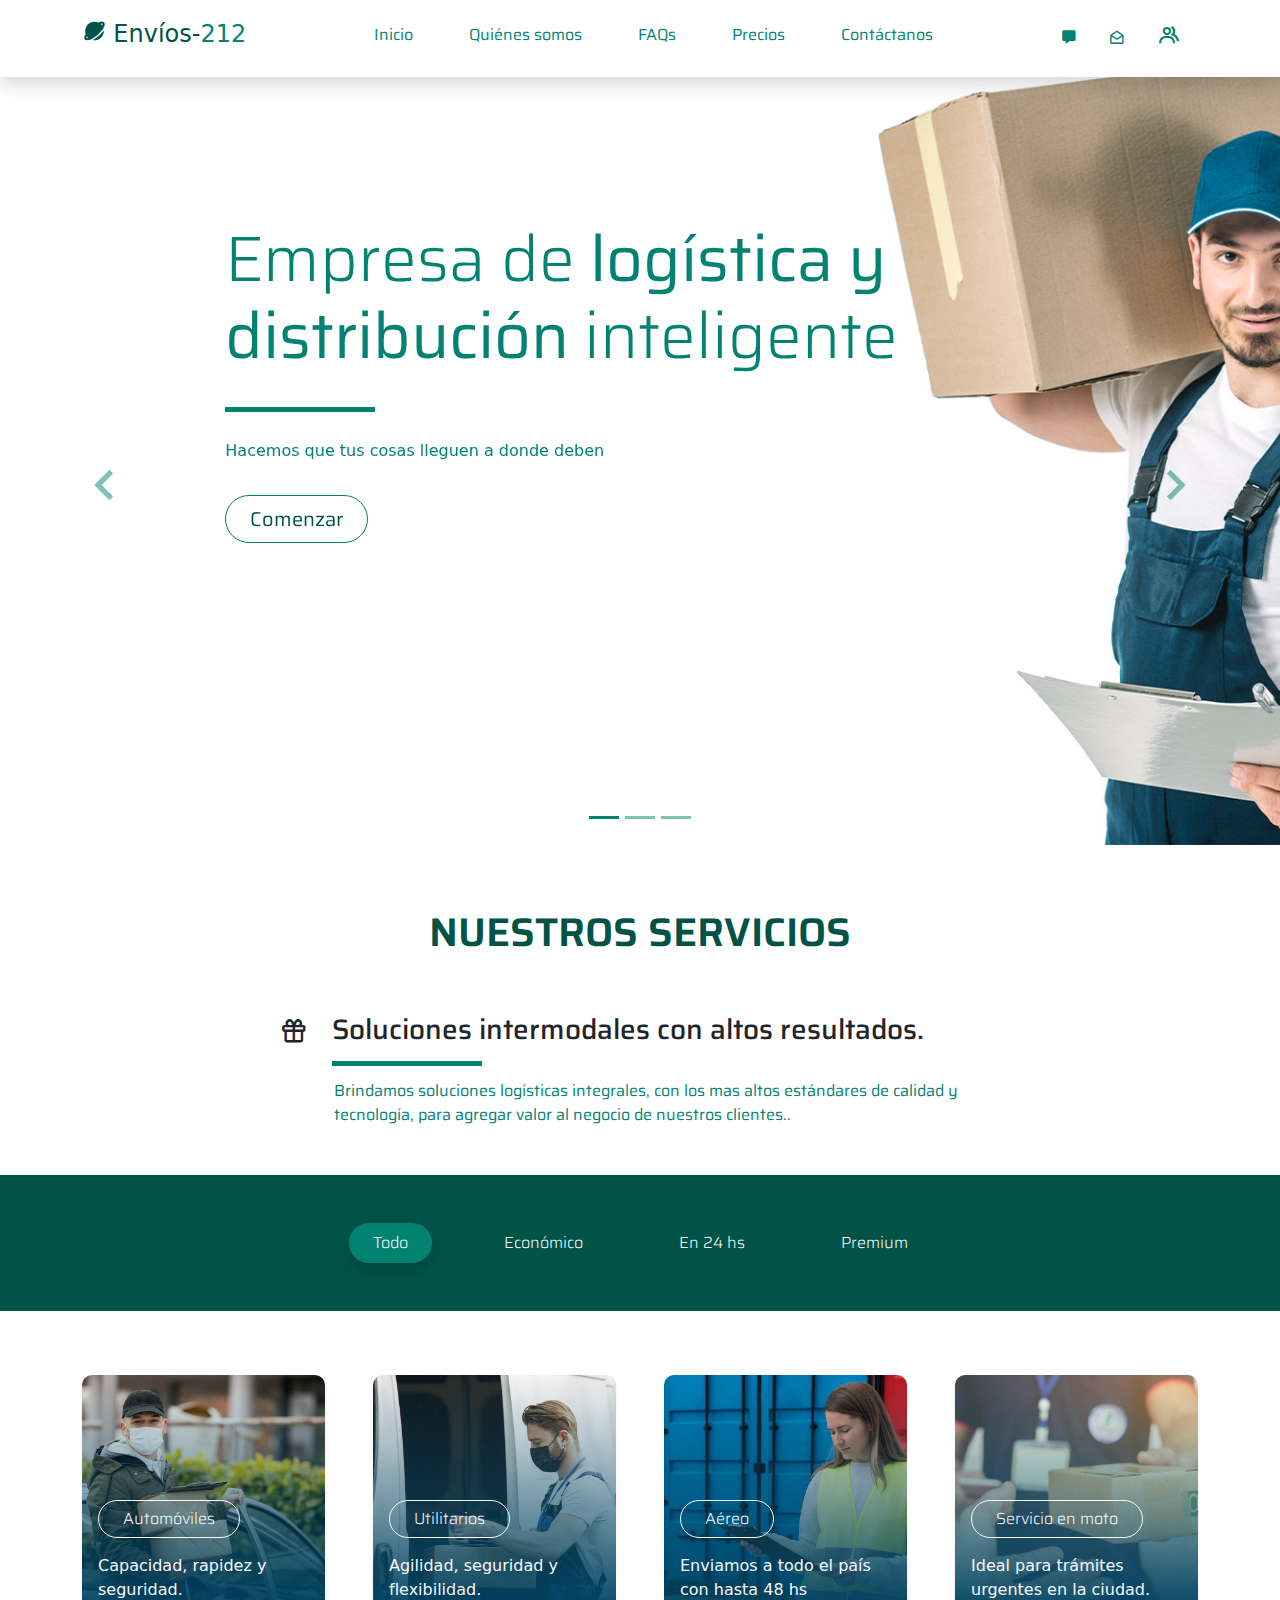
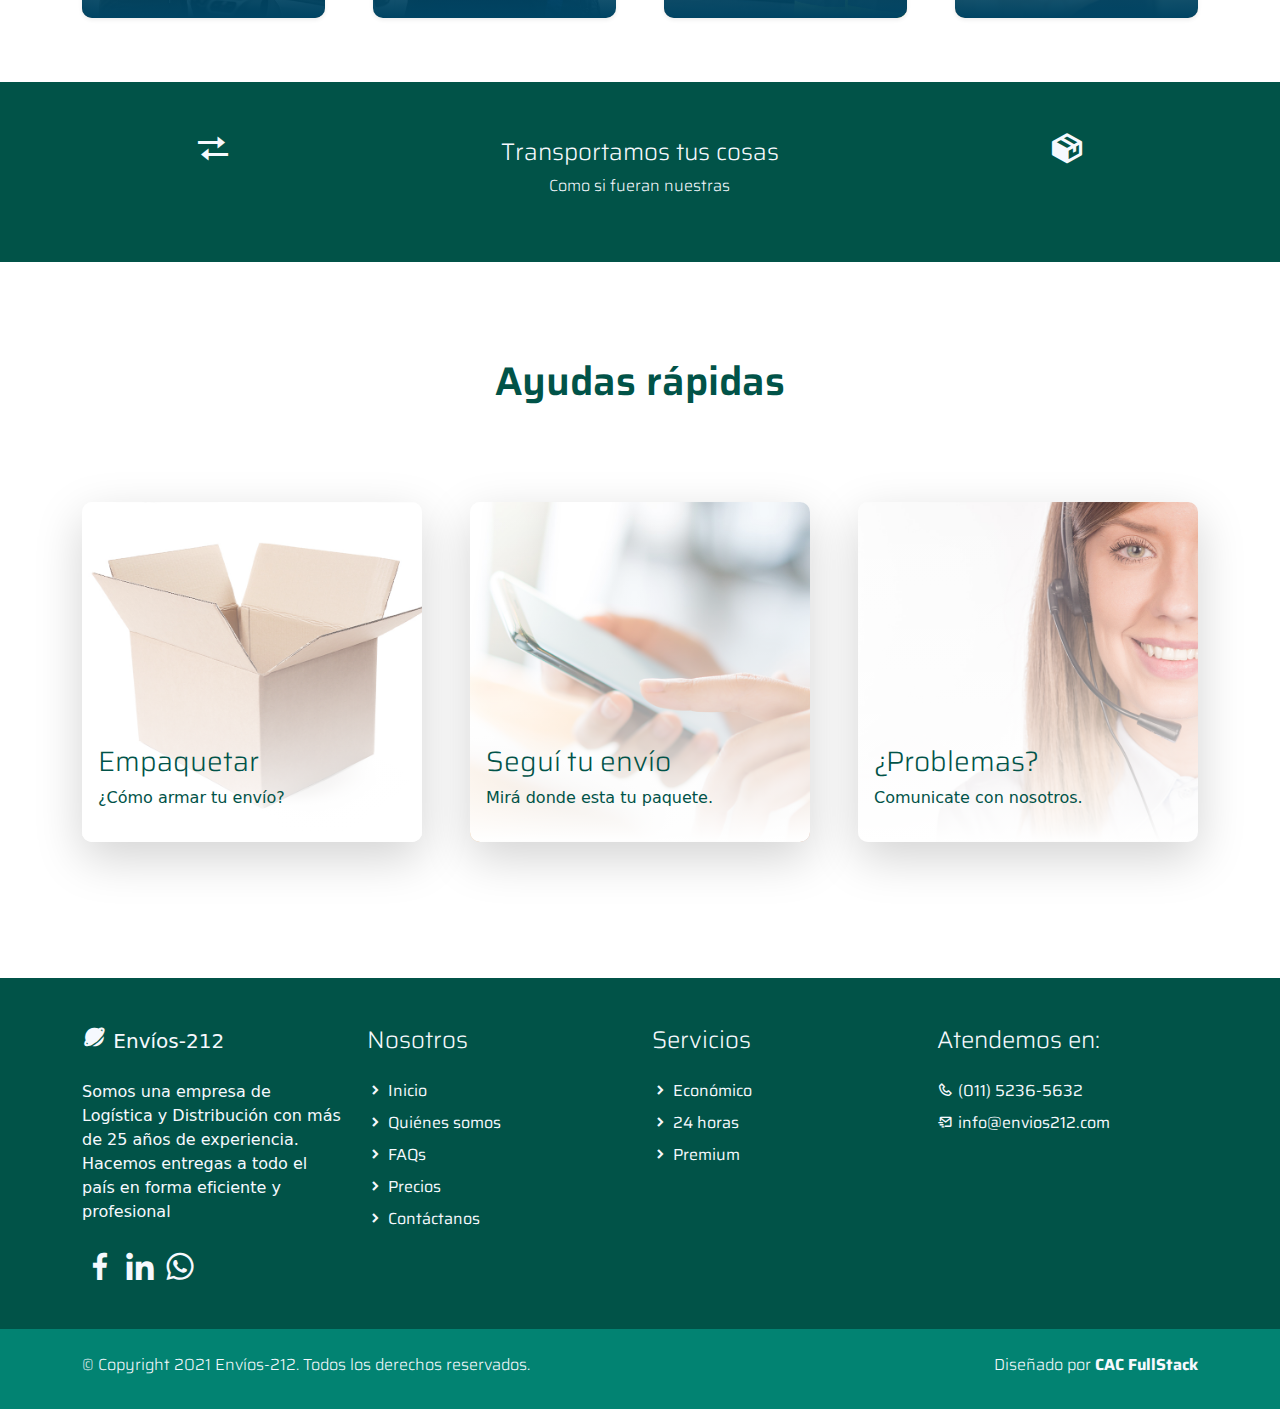
<file: index.html>
<!DOCTYPE html>     <!----- definición de html 5 -->          
<html lang="es"> 	<!----- definición del lenguaje -->  
					<!------Inicio del  HEAD -->
<head>
  <title>Servicios de Logística</title>
    <meta charset="utf-8">
    <meta name="viewport" content="width=device-width, initial-scale=1">  
	<!----- viewport para apple device-width = ancho pantalla initial-scale es que inicia sin ningún zoom --> 
    <link rel="apple-touch-icon" href="assets/img/planet.ico">
	<!----- icono para apple y safari --> 
    <link rel="shortcut icon" type="image/x-icon" href="assets/img/planet.ico">
    <!-- Load Require CSS -->
    <link href="assets/css/bootstrap.min.css" rel="stylesheet">
	    <!-- iconos  -->
    <link href="assets/css/boxicon.min.css" rel="stylesheet">
	    <!-- tipo de letra -->
    <link href="https://fonts.googleapis.com/css2?family=Saira:wght@300;500;600&display=swap" rel="stylesheet">
	
    <!-- carga CSS -->
    <link rel="stylesheet" href="assets/css/estilos.css">
</head>
<!-----
.text-primary  		azul
.text-secondary		gris
.text-success		verde
.text-danger		rojo
.text-warning		amarillo
.text-info			celeste
.text-light			blanco
.text-dark			negro
.text-muted			gris oscuro
.text-white			gris claro
-->
<!------------------------------------------------------------------ Fin del  HEAD -->
<body>
    <!-- Header 
	nav = cuyo propósito es proporcionar enlaces de navegación, ya sea dentro del documento actual 
	o a otros documentos
	-->

    <nav id="main_nav" class="navbar navbar-expand-lg navbar-light bg-white shadow">
	
	<!--navbar-expand-lg = envoltorio para que el navbar se estire en lg
	navbar-light = texto negro de la letra
	bg-white = fondo de color blanco
	-->

        <div class="container d-flex justify-content-between align-items-center">
		
            <a class="navbar-brand h1" href="index.html">
			<!--navbar-brand = clase se utiliza para resaltar la marca o logotipo de su página-->	
               
                <i class='bx bxs-planet bx-sm text-dark'></i> <!--icono logo planeta*/-->
				<!--	bx bx-buildings = icono del logo de la web: 
				http://www.unisvg.com/icon-sets/bx/bx-buildings.html 
				https://boxicons.com/
				-->

	       <span class="text-dark h4">Envíos-</span><span class="text-primary h4">212</span></a>
			
			<!--	boton de hamburguesa --> 
  	          <button class="navbar-toggler border-0" 
				type="button" data-bs-toggle="collapse" 
				data-bs-target="#navbar-toggler-success" 
				aria-controls="navbarSupportedContent" 
				aria-expanded="false" 
				aria-label="Toggle navigation">
				<span class="navbar-toggler-icon">
				</span>
            </button>
		<!------------------------------------------- Opciones del Menu		-->
		<div class="align-self-center collapse navbar-collapse flex-fill  d-lg-flex justify-content-lg-between" 
		id="navbar-toggler-success">
		
		<!-------collapse navbar-collapse= para agrupar y ocultar el contenido de la barra de navegación 
		por un punto de interrupción principal.
		flex-fill = obliga a que todos los elementos tengan el mismo tamaño de ancho
		d-lg-flex = utilidades para crear un contenedor flexbox y transforme los elementos secundarios 
		directos en elementos flexibles
		-->
  		              <div class="flex-fill mx-xl-5 mb-2">
				<!--	  mx=para clases que establecen tanto *-lefty*-right-->
 	                   <ul class="nav navbar-nav d-flex justify-content-between mx-xl-5 text-center text-dark">
					<!--   .navbar-nav para una navegación ligera y de altura completa 
					   (incluida la compatibilidad con menús desplegables).-->
                        <li class="nav-item">
                            <a class="nav-link btn-outline-primary rounded-pill px-3 regular-400" href="index.html">Inicio</a>
						<!-- px = padding y mx es el margin 
						rounded-pill =genera ese boton con bordes redondeados rounded-circle
                    <a class="nav-link btn-outline-dark rounded-pill px-3" href="about.html">Sobre Nosotros</a>
                    
                    -->	
                        </li>
                        <li class="nav-item">
                            <a class="nav-link btn-outline-primary rounded-pill px-3 regular-400" href="about.html">Quiénes somos</a>
                        </li>
                        <li class="nav-item">
                            <a class="nav-link btn-outline-primary rounded-pill px-3 regular-400" href="work.html">FAQs</a>
                        </li>
                        <li class="nav-item">
                            <a class="nav-link btn-outline-primary rounded-pill px-3 regular-400" href="pricing.html">Precios</a>
                        </li>
                        <li class="nav-item">
                            <a class="nav-link btn-outline-primary rounded-pill px-3 regular-400" href="contact.html">Contáctanos</a>
                        </li>
                    </ul>
                </div>

<!---------------------------------------------------------Fin de las opciones del menu
------------------------------------------------------------ Inicio de los iconos del menu-->
                <div class="navbar align-self-center d-flex">
                    <a class="nav-link" href="#"><i class='bx bxs-message bx-flashing-hover text-secondary'></i></a>
                    <a class="nav-link" href="#"><i class='bx bx-envelope-open bx-flashing-hover text-secondary'></i></a>
                    <a class="nav-link" href="#"><i class='bx bx-group bx-sm bx-flashing-hover  text-secondary'></i></a>
                
				    <!--	https://iconify.design/icon-sets/bx/-->
                </div>
            </div>
        </div>
    </nav>
<!----------------------------------------------------------- Fin de los iconos del menu

    <!-- Close Header -->
 <!----------------------------------------------------------- Fin del Header-->

    <!-- Start Banner Hero -->
    <div class="banner-wrapper bg-light">
        <div id="index_banner" class="banner-vertical-center-index container-fluid pt-5">

            <!-- Start slider -->
            <div id="carouselExampleIndicators" class="carousel slide" data-bs-ride="carousel">
                <ol class="carousel-indicators">
                    <li data-bs-target="#carouselExampleIndicators" data-bs-slide-to="0" class="active"></li>
                    <li data-bs-target="#carouselExampleIndicators" data-bs-slide-to="1"></li>
                    <li data-bs-target="#carouselExampleIndicators" data-bs-slide-to="2" ></li>
                </ol>
 <!-- class="active" Se requiere un elemento activo inicial
La .activeclase debe agregarse a una de las diapositivas. De lo contrario, el carrusel no será visible. -->
				
                <div class="carousel-inner">
				
<!-- Primer elemento del carrousel 
Ver: https://getbootstrap.com/docs/4.0/components/carousel/  -->				

                    <div class="carousel-item active">

                 <div class="py-5 row d-flex align-items-center">
                  <div class="banner-content col-lg-8 col-8 offset-2 m-lg-auto text-left py-5 pb-5">
                    <h1 class="banner-heading h1 text-secondary display-3 mb-0 pb-5 mx-0 px-0 light-300 typo-space-line">
					<!--typo-space-line = clase configurada en el css 
					display-3 = <H3> 
					Where property is one of:

						m - for classes that set margin
						p - for classes that set padding
						Where sides is one of:

						t - for classes that set margin-top or padding-top
						b - for classes that set margin-bottom or padding-bottom
						l - for classes that set margin-left or padding-left
						r - for classes that set margin-right or padding-right
						x - for classes that set both *-left and *-right
						y - for classes that set both *-top and *-bottom
						blank - for classes that set a margin or padding on all 4 sides of the element
						ejemplo: 
						<div class="mx-auto" style="width: 200px;">
						  Centered element
						</div>
					
					-->
                    Empresa de <strong>logística y distribución</strong> inteligente </h1>
                                <p class="banner-body text-muted py-3 mx-0 px-0">
                                    Hacemos que tus cosas lleguen a donde deben
                              </p>
                                <a class="banner-button btn rounded-pill btn-outline-primary btn-lg px-4 regular-400" 
								href="#" role="button">Comenzar</a>
                            </div>
                        </div>

                    </div>
 <!----------------------------------------------------------- Nuevo ITem del Carrousel-->

                    <div class="carousel-item">

                        <div class="py-5 row d-flex align-items-center">
                            <div class="banner-content col-lg-8 col-8 offset-2 m-lg-auto text-left py-5 pb-5">
                                <h1 class="banner-heading h1 text-secondary display-3 mb-0 pb-3 mx-0 px-0 light-300">
                                    Servicios generales de logística para terceros
                                </h1>
                                <p class="banner-body text-muted py-3">
                                    Somos expertos en envíos.
                                </p>
                                <a class="banner-button btn rounded-pill btn-outline-primary btn-lg px-4 regular-400" 
					href="#" role="button">Inicio</a>
					 <!--role="button" indica que un boton no apunta a una url sino que hace otra cosa-->	
                            </div>
                        </div>

                    </div>
 <!----------------------------------------------------------- Nuevo ITem del Carrousel-->					
                    <div class="carousel-item">

                        <div class="py-5 row d-flex align-items-center">
                            <div class="banner-content col-lg-8 col-8 offset-2 m-lg-auto text-left py-5 pb-5">
                                <h1 class="banner-heading h1 text-secondary display-3 mb-0 pb-3 mx-0 px-0 light-300">
                                    Seguimiento online por intranet
                                </h1>
                                <p class="banner-body text-muted py-3">
                                    Possemos sistema de INTRANET propio con el que operamos.  
                                </p>
                                <a class="banner-button btn rounded-pill btn-outline-primary btn-lg px-4 regular-400" href="#" role="button">Comezar</a>
                            </div>
                        </div>

                    </div>
                </div>
    <!-------------------------------------------------------Flechas del carrousel   -->
                <a class="carousel-control-prev text-decoration-none" href="#carouselExampleIndicators" role="button" data-bs-slide="prev">
                    <i class='bx bx-chevron-left'></i>
                    <span class="visually-hidden">Ant.</span>
                </a>
                <a class="carousel-control-next text-decoration-none" href="#carouselExampleIndicators" role="button" data-bs-slide="next">
                    <i class='bx bx-chevron-right'></i>
                    <span class="visually-hidden">Prox.</span>
                </a>
            </div>
			 <!-- bx-chevron-right y left son las puntas de flecha del carrousel -->
            <!-- End slider -->

        </div>
    </div>
    <!-- End Banner Hero -->
	
    <!-- Start Service -->
    <section class="service-wrapper py-3">
        <div class="container-fluid pb-3">
            <div class="row">
                <h2 class="h2 text-center col-12 py-5 semi-bold-600">NUESTROS SERVICIOS</h2>
                <div class="service-header col-2 col-lg-3 text-end light-300">
                    <i class='bx bx-gift h3 mt-1'></i>
                </div>
                <div class="service-heading col-10 col-lg-9 text-start float-end light-300">
                    <h2 class="h3 pb-4 typo-space-line">Soluciones intermodales con altos resultados. </h2>
                </div>
            </div>
            <p class="service-footer col-10 offset-2 col-lg-9 offset-lg-3 text-start pb-3 text-muted px-2 regular-400" >
                Brindamos soluciones logísticas integrales, con los mas altos estándares de calidad y tecnología, para agregar valor al negocio de nuestros clientes..
            </p>
        </div>

        <div class="service-tag py-5 bg-secondary">
            <div class="col-md-12">
                <ul class="nav d-flex justify-content-center">
                    <li class="nav-item mx-lg-4">
                        <a class="filter-btn nav-link btn-outline-primary active shadow rounded-pill text-light px-4 
						light-300" href="#" data-filter=".project">Todo</a>
				<!-- btn-outline = boton transparente -->
                    </li>
                    <li class="nav-item mx-lg-4">
                        <a class="filter-btn nav-link btn-outline-primary rounded-pill text-light px-4 light-300" 
						href="#" data-filter=".graphic">Económico</a>
                    </li>
                    <li class="filter-btn nav-item mx-lg-4">
                        <a class="filter-btn nav-link btn-outline-primary rounded-pill text-light px-4 light-300" 
						href="#" data-filter=".ui">En 24 hs</a>
                    </li>
                    <li class="nav-item mx-lg-4">
                        <a class="filter-btn nav-link btn-outline-primary rounded-pill text-light px-4 light-300" 
						href="#" data-filter=".branding">Premium</a>
                    </li>
                </ul>
            </div>
        </div>

    </section>

    <section class="container overflow-hidden py-5">
        <div class="row gx-5 gx-sm-3 gx-lg-5 gy-lg-5 gy-3 pb-3 projects">

            <!-- Comienzan los trabajos recientes -->
            <div class="col-xl-3 col-md-4 col-sm-6 project ui branding">
                <a href="#" class="service-work card border-0 text-white shadow-sm overflow-hidden mx-5 m-sm-0">
                    <img class="service card-img" src="./assets/img/services-01.jpg" alt="Card image">
                    <div class="service-work-vertical card-img-overlay d-flex align-items-end">
                        <div class="service-work-content text-left text-light">
                            <span class="btn btn-outline-light rounded-pill mb-lg-3 px-lg-4 light-300">Automóviles</span>
                            <p class="card-text">Capacidad, rapidez y seguridad.</p>
                        </div>
                    </div>
                </a>
            </div><!-- End Recent Work -->

            <!-- Start Recent Work -->
            <div class="col-xl-3 col-md-4 col-sm-6 project ui graphic">
                <a href="#" class="service-work card border-0 text-white shadow-sm overflow-hidden mx-5 m-sm-0">
                    <img class="card-img" src="./assets/img/services-02.jpg" alt="Card image">
                    <div class="service-work-vertical card-img-overlay d-flex align-items-end">
                        <div class="service-work-content text-left text-light">
                            <span class="btn btn-outline-light rounded-pill mb-lg-3 px-lg-4 light-300">Utilitarios</span>
                            <p class="card-text">Agilidad, seguridad y flexibilidad.</p>
                        </div>
                    </div>
                </a>
            </div><!-- End Recent Work -->

            <!-- Start Recent Work -->
            <div class="col-xl-3 col-md-4 col-sm-6 project branding">
                <a href="#" class="service-work card border-0 text-white shadow-sm overflow-hidden mx-5 m-sm-0">
                    <img class="card-img" src="./assets/img/services-03.jpg" alt="Card image">
                    <div class="service-work-vertical card-img-overlay d-flex align-items-end">
                        <div class="service-work-content text-left text-light">
                            <span class="btn btn-outline-light rounded-pill mb-lg-3 px-lg-4 light-300">Aéreo</span>
                            <p class="card-text">Enviamos a todo el país con hasta 48 hs </p>
                        </div>
                    </div>
                </a>
            </div><!-- End Recent Work -->

            <!-- Start Recent Work -->
            <div class="col-xl-3 col-md-4 col-sm-6 project ui graphic">
                <a href="#" class="service-work card border-0 text-white shadow-sm overflow-hidden mx-5 m-sm-0">
                    <img class="card-img" src="./assets/img/services-04.jpg" alt="Card image">
                    <div class="service-work-vertical card-img-overlay d-flex align-items-end">
                        <div class="service-work-content text-left text-light">
                            <span class="btn btn-outline-light rounded-pill mb-lg-3 px-lg-4 light-300">Servicio en moto</span>
                            <p class="card-text">Ideal para trámites urgentes en la ciudad.</p>
                        </div>
                    </div>
                </a>
            </div><!-- End Recent Work -->



        </div>
    </section>
    <!-- End Service -->






    <!-- Start View Work -->
    <section class="bg-secondary">
        <div class="container py-5">
            <div class="row d-flex justify-content-center text-center">
                <div class="col-lg-2 col-12 text-light align-items-center">
                    <i class='display-1 bx bx-transfer bx-md'></i> 
                </div>
                <div class="col-lg-7 col-12 text-light pt-2">
                    <h3 class="h4 light-300">Transportamos tus cosas</h3>
                    <p class="light-300">Como si fueran nuestras</p>
                </div>
                <div class="col-lg-2 col-12 text-light align-items-center">
                    <i class='display-1 bx bxs-package bx-md'></i>
                    
                </div>
                
            </div>
        </div>
    </section>
    <!-- End View Work -->

    <!-- Start Recent Work -->
    <section class="py-5 mb-5">
        <div class="container">
            <div class="recent-work-header row text-center pb-5">
                <h2 class="col-md-6 m-auto h2 semi-bold-600 py-5">Ayudas rápidas</h2>
            </div>
            <div class="row gy-5 g-lg-5 mb-4">

                <!-- Start Recent Work -->
                <div class="col-md-4 mb-3">
                    <a href="#" class="recent-work card border-0 shadow-lg overflow-hidden">
                        <img class="recent-work-img card-img" src="./assets/img/recent-work-01.jpg" alt="caja">
                        <div class="recent-work-vertical card-img-overlay d-flex align-items-end">
                            <div class="recent-work-content text-start mb-3 ml-3 text-dark">
                                <h3 class="card-title light-300">Empaquetar</h3>
                                <p class="card-text">¿Cómo armar tu envío?</p>
                            </div>
                        </div>
                    </a>
                </div><!-- End Recent Work -->

                <!-- Start Recent Work -->
                <div class="col-md-4 mb-3">
                    <a href="#" class="recent-work card border-0 shadow-lg overflow-hidden">
                        <img class="recent-work-img card-img" src="./assets/img/recent-work-02.jpg" alt="Card image">
                        <div class="recent-work-vertical card-img-overlay d-flex align-items-end">
                            <div class="recent-work-content text-start mb-3 ml-3 text-dark">
                                <h3 class="card-title light-300">Seguí tu envío</h3>
                                <p class="card-text">Mirá donde esta tu paquete.</p>
                            </div>
                        </div>
                    </a>
                </div><!-- End Recent Work -->

                <!-- Start Recent Work -->
                <div class="col-md-4 mb-3">
                    <a href="#" class="recent-work card border-0 shadow-lg overflow-hidden">
                        <img class="recent-work-img card-img" src="./assets/img/recent-work-03.jpg" alt="Card image">
                        <div class="recent-work-vertical card-img-overlay d-flex align-items-end">
                            <div class="recent-work-content text-start mb-3 ml-3 text-dark">
                                <h3 class="card-title light-300">¿Problemas?</h3>
                                <p class="card-text">Comunicate con nosotros.</p>
                            </div>
                        </div>
                    </a>
                </div><!-- End Recent Work -->

                

                

               
            </div>
        </div>
    </section>
    <!-- End Recent Work -->



    <!-- Start Footer -->
    <footer class="bg-secondary pt-4">
        <div class="container">
            <div class="row py-4">

                <div class="col-lg-3 col-12 align-left">
                    <a class="navbar-brand" href="index.html">
                        <i class='bx bxs-planet bx-sm text-light'></i>
                        <span class="text-light h5">Envíos-212</span>
                    </a>
                    <p class="text-light my-lg-4 my-2">
                        Somos una empresa de Logística y Distribución con más de 25 años de experiencia. Hacemos entregas a todo el país en forma eficiente y profesional
                    </p>
                    <ul class="list-inline footer-icons light-300">
                        <li class="list-inline-item m-0">
                            <a class="text-light" target="_blank" href="http://facebook.com/">
                                <i class='bx bxl-facebook bx-md'></i>
                            </a>
                        </li>
                        <li class="list-inline-item m-0">
                            <a class="text-light" target="_blank" href="https://www.linkedin.com/">
                                <i class='bx bxl-linkedin bx-md'></i>
                            </a>
                        </li>
                        <li class="list-inline-item m-0">
                            <a class="text-light" target="_blank" href="https://www.whatsapp.com/">
                                <i class='bx bxl-whatsapp bx-md'></i>
                            </a>
                        </li>
                       
                            </a>
                        </li>
                        
                            </a>
                        </li>
                    </ul>
                </div>

                <div class="col-lg-3 col-md-4 my-sm-0 mt-4">
                    <h3 class="h4 pb-lg-3 text-light light-300">Nosotros</h2>
                        <ul class="list-unstyled text-light light-300">
                            <li class="pb-2">
                                <i class='bx-fw bx bxs-chevron-right bx-xs'></i><a class="text-decoration-none text-light" 
								href="index.html">Inicio</a>
                            </li>
                            <li class="pb-2">
                                <i class='bx-fw bx bxs-chevron-right bx-xs'></i><a class="text-decoration-none text-light py-1" 
								href="about.html">Quiénes somos</a>
                            </li>
                            <li class="pb-2">
                                <i class='bx-fw bx bxs-chevron-right bx-xs'></i><a class="text-decoration-none text-light py-1" 
								href="work.html">FAQs</a>
                            </li>
                            <li class="pb-2">
                                <i class='bx-fw bx bxs-chevron-right bx-xs'></i></i><a class="text-decoration-none text-light py-1" 
								href="pricing.html">Precios</a>
                            </li>
                            <li class="pb-2">
                                <i class='bx-fw bx bxs-chevron-right bx-xs'></i><a class="text-decoration-none text-light py-1" 
								href="contact.html">Contáctanos</a>
                            </li>
                        </ul>
                </div>

                <div class="col-lg-3 col-md-4 my-sm-0 mt-4">
                    <h2 class="h4 pb-lg-3 text-light light-300">Servicios</h2>
                    <ul class="list-unstyled text-light light-300">
                        <li class="pb-2">
                            <i class='bx-fw bx bxs-chevron-right bx-xs'></i><a class="text-decoration-none text-light py-1" 
							href="#">Económico</a>
                        </li>
                        <li class="pb-2">
                            <i class='bx-fw bx bxs-chevron-right bx-xs'></i><a class="text-decoration-none text-light py-1" 
							href="#">24 horas</a>
                        </li>
                        <li class="pb-2">
                            <i class='bx-fw bx bxs-chevron-right bx-xs'></i><a class="text-decoration-none text-light py-1" 
							href="#">Premium</a>
                        </li>                        
                        
    
                    </ul>
                </div>

                <div class="col-lg-3 col-md-4 my-sm-0 mt-4">
                    <h2 class="h4 pb-lg-3 text-light light-300">Atendemos en:</h2>
                    <ul class="list-unstyled text-light light-300">
                        <li class="pb-2">
                            <i class='bx-fw bx bx-phone bx-xs'></i><a class="text-decoration-none text-light py-1" 
							href="tel:(011) 5236-5632">(011) 5236-5632</a>
                        </li>
                        <li class="pb-2">
                            <i class='bx-fw bx bx-mail-send bx-xs'></i><a class="text-decoration-none text-light py-1"
							href="mailto:info@envios212.com">info@envios212.com</a>
                        </li>
                    </ul>
                </div>

            </div>
        </div>

        <div class="w-100 bg-primary py-3">
            <div class="container">
                <div class="row pt-2">
                    <div class="col-lg-6 col-sm-12">
                        <p class="text-lg-start text-center text-light light-300">
                            © Copyright 2021 Envíos-212. Todos los derechos reservados.
                        </p>
                    </div>
                    <div class="col-lg-6 col-sm-12">
                        <p class="text-lg-end text-center text-light light-300">
                            Diseñado por <a rel="sponsored" class="text-decoration-none text-light" 
							href="https://cursophp.com.ar/" target="_blank"><strong>CAC FullStack</strong></a>
                        </p>
                    </div>
                </div>
            </div>
        </div>

    </footer>
    <!-- End Footer -->


    <!-- Bootstrap -->
    <script src="assets/js/bootstrap.bundle.min.js"></script>
    <!-- Load jQuery require for isotope -->
    <script src="assets/js/jquery.min.js"></script>
   <!-- Isotope -->
    <script src="assets/js/isotope.pkgd.js"></script>
    <!-- Page Script -->
    <script>
        $(window).load(function() {
            // init Isotope
            var $projects = $('.projects').isotope({
                itemSelector: '.project',
                layoutMode: 'fitRows'
            });
            $(".filter-btn").click(function() {
                var data_filter = $(this).attr("data-filter");
                $projects.isotope({
                    filter: data_filter
                });
                $(".filter-btn").removeClass("active");
                $(".filter-btn").removeClass("shadow");
                $(this).addClass("active");
                $(this).addClass("shadow");
                return false;
            });
        });
    </script>	
 
   
</body>

</html>
</file>
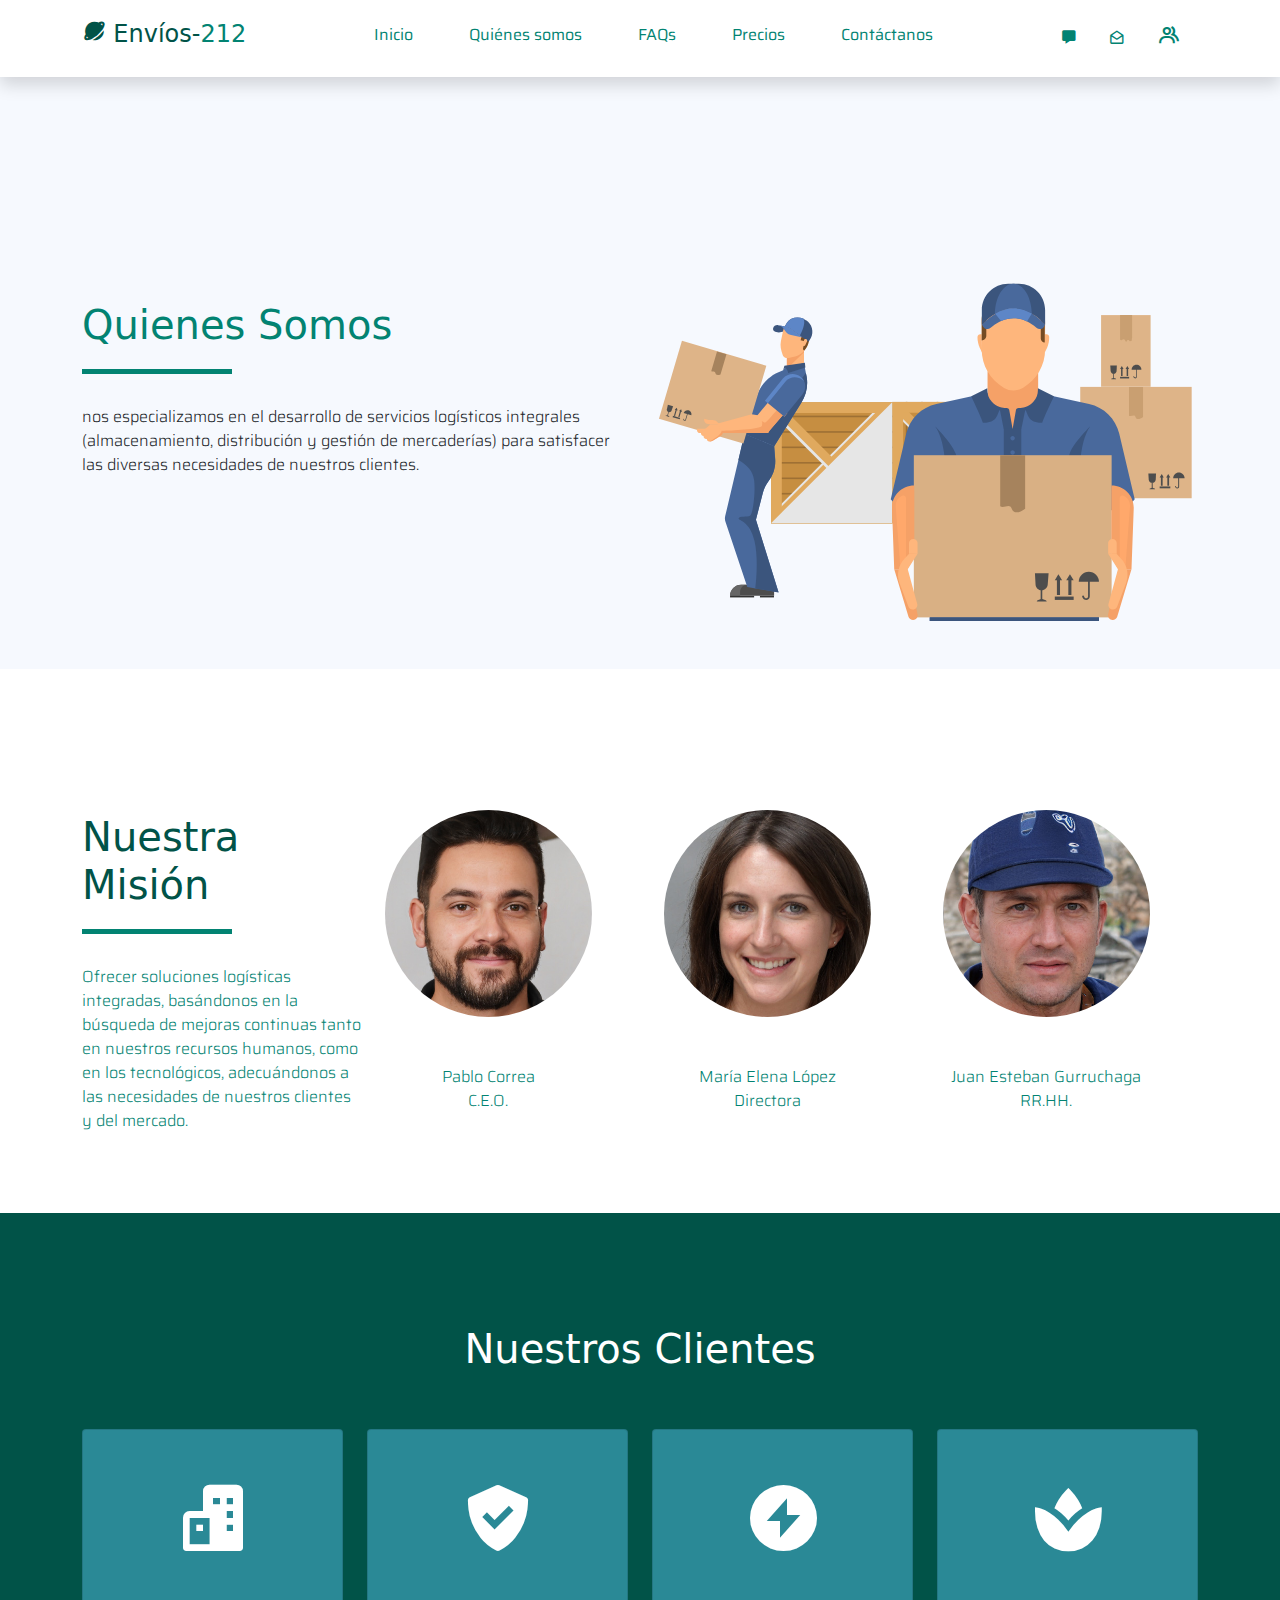
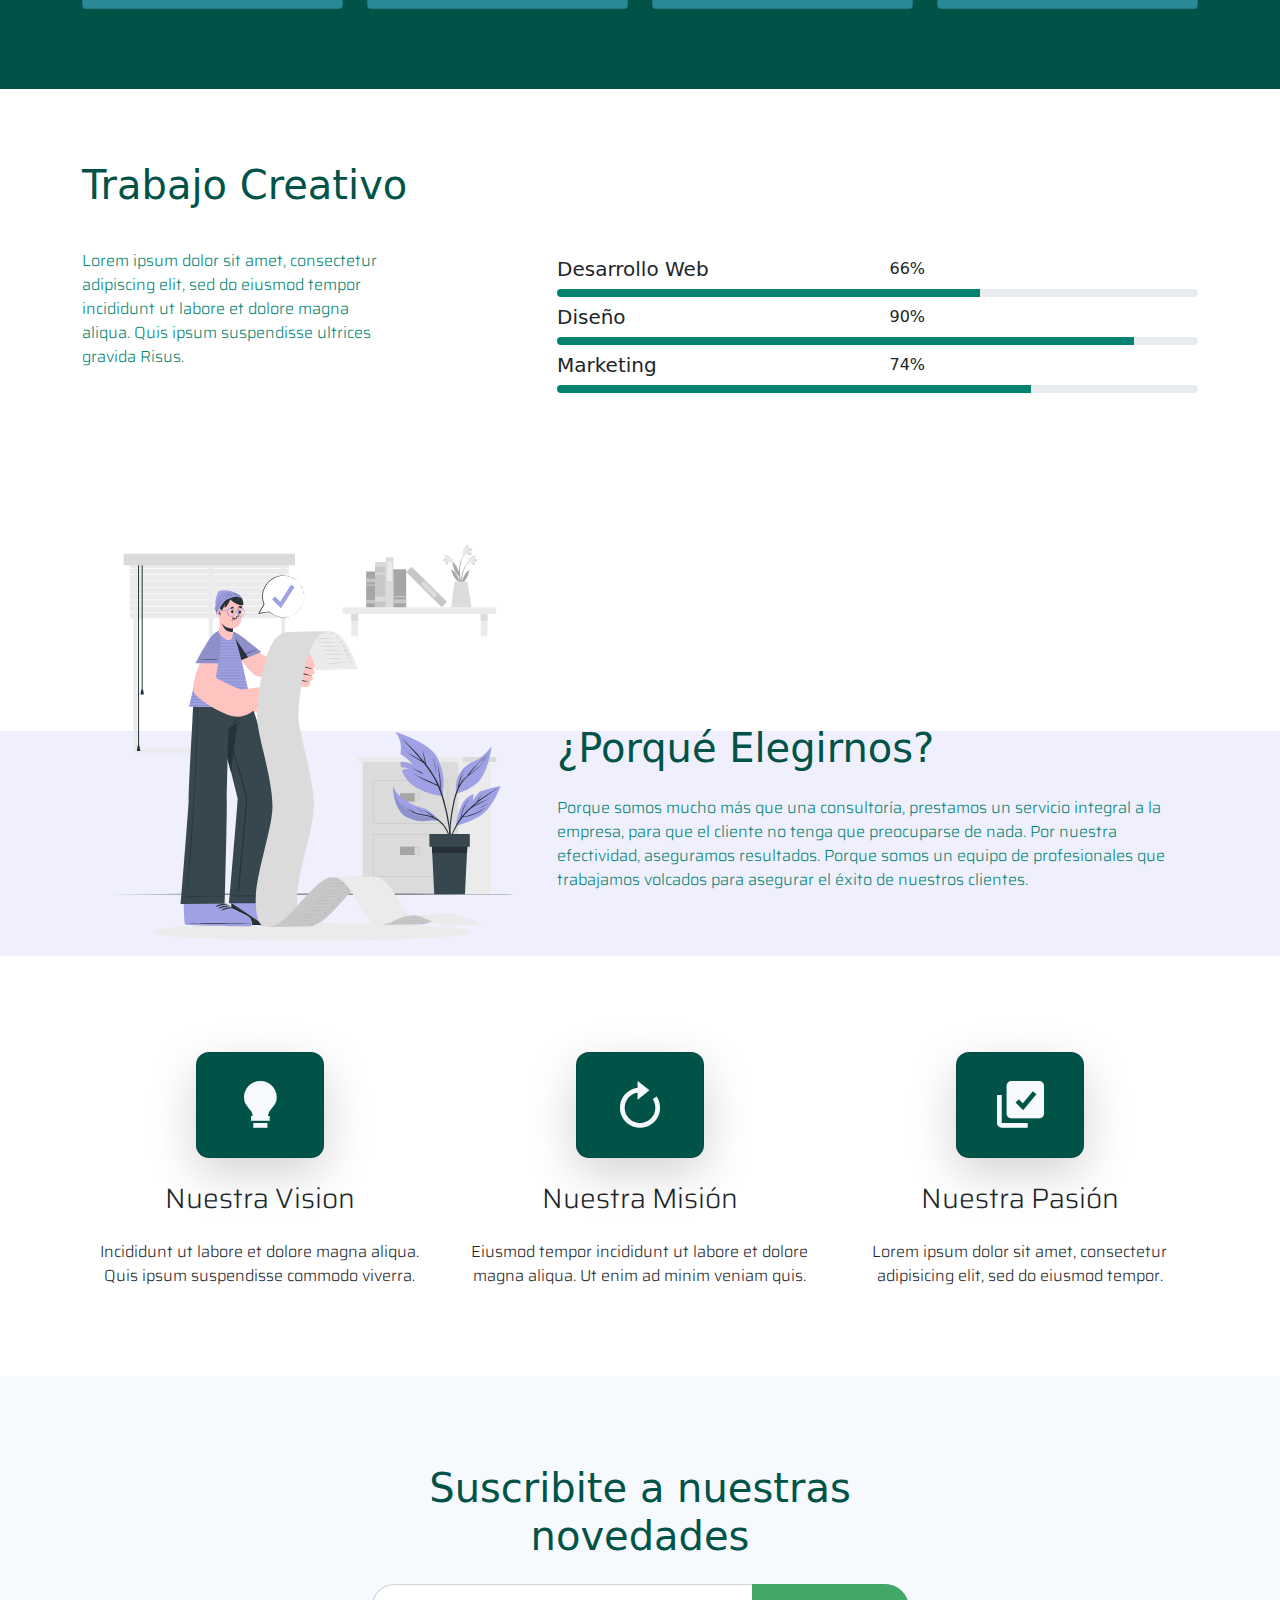
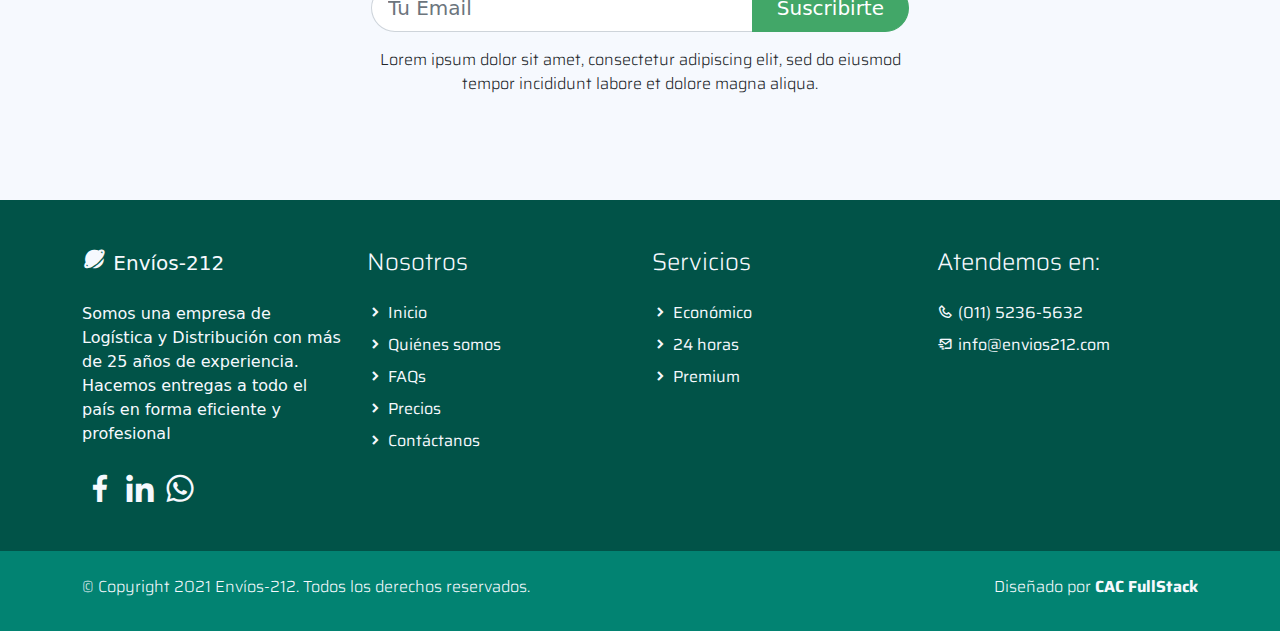
<file: about.html>
<!DOCTYPE html>
<html lang="es">

    <head>
        <title>Servicios de Logística</title>
          <meta charset="utf-8">
          <meta name="viewport" content="width=device-width, initial-scale=1">  
          <!----- viewport para apple device-width = ancho pantalla initial-scale es que inicia sin ningún zoom --> 
          <link rel="apple-touch-icon" href="assets/img/planet.ico">
          <!----- icono para apple y safari --> 
          <link rel="shortcut icon" type="image/x-icon" href="assets/img/planet.ico">
          <!-- Load Require CSS -->
          <link href="assets/css/bootstrap.min.css" rel="stylesheet">
              <!-- iconos  -->
          <link href="assets/css/boxicon.min.css" rel="stylesheet">
              <!-- tipo de letra -->
          <link href="https://fonts.googleapis.com/css2?family=Saira:wght@300;500;600&display=swap" rel="stylesheet">
          
          <!-- carga CSS -->
          <link rel="stylesheet" href="assets/css/estilos.css">
      </head>

<body>
    <!-- Header -->
    <nav id="main_nav" class="navbar navbar-expand-lg navbar-light bg-white shadow">
        <div class="container d-flex justify-content-between align-items-center">
            <a class="navbar-brand h1" href="index.html">
                <i class='bx bxs-planet bx-sm text-dark'></i>
                <span class="text-dark h4">Envíos-</span><span class="text-primary h4">212</span></a>
            </a>
            <button class="navbar-toggler border-0" type="button" data-bs-toggle="collapse" data-bs-target="#navbar-toggler-success" aria-controls="navbarSupportedContent" aria-expanded="false" aria-label="Toggle navigation">
                <span class="navbar-toggler-icon"></span>
            </button>

            <div class="align-self-center collapse navbar-collapse flex-fill  d-lg-flex justify-content-lg-between" id="navbar-toggler-success">
                <div class="flex-fill mx-xl-5 mb-2">
                    <ul class="nav navbar-nav d-flex justify-content-between mx-xl-5 text-center text-dark">
                       <li class="nav-item">
                        <a class="nav-link btn-outline-primary rounded-pill px-3 regular-400" href="index.html">Inicio</a>
						<!-- px = padding y mx es el margin 
						rounded-pill =genera ese boton con bordes redondeados rounded-circle-->	
                    </li>
                    <li class="nav-item">
                        <a class="nav-link btn-outline-primary rounded-pill px-3 regular-400" href="about.html">Quiénes somos</a>
                    </li>
                    <li class="nav-item">
                        <a class="nav-link btn-outline-primary rounded-pill px-3 regular-400" href="work.html">FAQs</a>
                    </li>
                    <li class="nav-item">
                        <a class="nav-link btn-outline-primary rounded-pill px-3 regular-400" href="pricing.html">Precios</a>
                    </li>
                    <li class="nav-item">
                        <a class="nav-link btn-outline-primary rounded-pill px-3 regular-400" href="contact.html">Contáctanos</a>
                    </li>
                </ul>
            </div>
                <div class="navbar align-self-center d-flex">
                    <a class="nav-link" href="#"><i class='bx bxs-message bx-flashing-hover text-secondary'></i></a>
                    <a class="nav-link" href="#"><i class='bx bx-envelope-open bx-flashing-hover text-secondary'></i></a>
                    <a class="nav-link" href="#"><i class='bx bx-group bx-sm bx-flashing-hover  text-secondary'></i></a>
                
				    <!--	https://iconify.design/icon-sets/bx/-->
                </div>
            </div>
        </div>
    </nav>
    <!-- Close Header -->


    <!-- Start Banner Hero -->
    <section class="bg-light w-100">
        <div class="container">
            <div class="row d-flex align-items-center py-5">
                <div class="col-lg-6 text-start">
                    <h1 class="h2 py-5 text-primary typo-space-line">Quienes Somos</h1>
                    <p class="light-300">
                        nos especializamos en el desarrollo de servicios logísticos integrales (almacenamiento, distribución y gestión de mercaderías) para satisfacer las diversas necesidades de nuestros clientes.
                    </p>
                </div>
                <div class="col-lg-6">
                    <img src="./assets/img/banner-img-021.svg">
                </div>
            </div>
        </div>
    </section>
    <!-- End Banner Hero -->


    <!-- Start Team Member -->
    <section class="container py-5">
        <div class="pt-5 pb-3 d-lg-flex align-items-center gx-5">

            <div class="col-lg-3">
                <h2 class="h2 py-5 typo-space-line">Nuestra Misión</h2>
                <p class="text-muted light-300">
                    Ofrecer soluciones logísticas integradas, basándonos en la búsqueda de mejoras continuas tanto en nuestros recursos humanos, como en los tecnológicos, adecuándonos a las necesidades de nuestros clientes y del mercado.
                </p>
            </div>

            <div class="col-lg-9 row">
                <div class="team-member col-md-4">
                    <img class="team-member-img img-fluid rounded-circle p-4" src="./assets/img/team-01.jpg" alt="Card image">
                    <ul class="team-member-caption list-unstyled text-center pt-4 text-muted light-300">
                        <li>Pablo Correa</li>
                        <li>C.E.O.</li>
                    </ul>
                </div>
                <div class="team-member col-md-4">
                    <img class="team-member-img img-fluid rounded-circle p-4" src="./assets/img/team-02.jpg" alt="Card image">
                    <ul class="team-member-caption list-unstyled text-center pt-4 text-muted light-300">
                        <li>María Elena López</li>
                        <li>Directora</li>
                    </ul>
                </div>
                <div class="team-member col-md-4">
                    <img class="team-member-img img-fluid rounded-circle p-4" src="./assets/img/team-03.jpg" alt="Card image">
                    <ul class="team-member-caption list-unstyled text-center pt-4 text-muted light-300">
                        <li>Juan Esteban Gurruchaga</li>
                        <li>RR.HH.</li>
                    </ul>
                </div>
            </div>

        </div>
    </section>
    <!-- End Team Member -->

    <!-- Start Our Partner -->
    <section class="bg-secondary py-3">
        <div class="container py-5">
            <h2 class="h2 text-white text-center py-5">Nuestros Clientes</h2>
            <div class="row text-center">
                <div class="col-md-3 mb-3">
                    <div class="card partner-wap py-5">
                        <a href="#"><i class='display-1 text-white bx bxs-buildings'></i></a>
                    </div>
                </div>
                <div class="col-md-3 mb-3">
                    <div class="card partner-wap py-5">
                        <a href="#"><i class='display-1 bx text-white bxs-check-shield bx-lg'></i></a>
                    </div>
                </div>
                <div class="col-md-3 mb-3">
                    <div class="card partner-wap py-5">
                        <a href="#"><i class='display-1 text-white bx bxs-bolt-circle'></i></a>
                    </div>
                </div>
                <div class="col-md-3 mb-3">
                    <div class="card partner-wap py-5">
                        <a href="#"><i class='display-1 text-white bx bxs-spa'></i></a>
                    </div>
                </div>
            </div>
        </div>
    </section>
    <!--End Our Partner-->

    <!-- Start Progress -->
    <section class="bg-white py-5">
        <div class="container my-4">

            <h1 class="creative-heading h2 pb-3">Trabajo Creativo</h1>

            <div class="creative-content row py-3">
                <div class="col-md-5">
                    <p class="text-muted col-lg-8 light-300">Lorem ipsum dolor sit amet, consectetur adipiscing elit, sed do eiusmod tempor incididunt ut labore et dolore magna aliqua. Quis ipsum suspendisse ultrices gravida Risus.
                    </p>
                </div>
                <div class="creative-progress col-md-7">

                    <div class="row mt-4 mt-sm-2">
                        <div class="col-6">
                            <h4 class="h5">Desarrollo Web</h4>
                        </div>
                        <div class="col-6 text-right">66%</div>
                    </div>
                    <div class="progress">
                        <div class="progress-bar" role="progressbar" style="width: 66%" aria-valuenow="66" aria-valuemin="0" aria-valuemax="100"></div>
                    </div>

                    <div class="row mt-4 mt-sm-2">
                        <div class="col-6">
                            <h4 class="h5">Diseño</h4>
                        </div>
                        <div class="col-6 text-right">90%</div>
                    </div>
                    <div class="progress">
                        <div class="progress-bar" role="progressbar" style="width: 90%" aria-valuenow="90" aria-valuemin="0" aria-valuemax="100"></div>
                    </div>


                    <div class="row mt-4 mt-sm-2">
                        <div class="col-6">
                            <h4 class="h5">Marketing</h4>
                        </div>
                        <div class="col-6 text-right">74%</div>
                    </div>
                    <div class="progress">
                        <div class="progress-bar" role="progressbar" style="width: 74%" aria-valuenow="74" aria-valuemin="0" aria-valuemax="100"></div>
                    </div>

                </div>
            </div>
        </div>
    </section>
    <!-- End Progress -->

    <!-- Start Choice -->
    <section class="why-us banner-bg bg-light">
        <div class="container my-4">
            <div class="row">
                <div class="banner-img col-lg-5">
                    <img src="./assets/img/work.svg" class="rounded img-fluid" alt="">
                </div>
                <div class="banner-content col-lg-7 align-self-end">
                    <h2 class="h2 pb-3">¿Porqué Elegirnos?</h2>
                    <p class="text-muted pb-5 light-300">Porque somos mucho más que una consultoría, prestamos un servicio integral a la empresa, para que el cliente no tenga que preocuparse de nada.
Por nuestra efectividad, aseguramos resultados.
Porque somos un equipo de profesionales que trabajamos volcados para asegurar el éxito de nuestros clientes.
                    </p>
                </div>
            </div>
        </div>
    </section>
    <!-- End Choice -->

    <!-- Start Aim -->
    <section class="banner-bg bg-white py-5">
        <div class="container my-4">
            <div class="row text-center">

                <div class="objective col-lg-4">
                    <div class="objective-icon card m-auto py-4 mb-2 mb-sm-4 bg-secondary shadow-lg">
                        <i class="display-4 bx bxs-bulb text-light"></i>
                    </div>
                    <h2 class="objective-heading h3 mb-2 mb-sm-4 light-300">Nuestra Vision</h2>
                    <p class="light-300">
                        Incididunt ut labore et dolore magna aliqua. Quis ipsum suspendisse commodo viverra.
                    </p>
                </div>

                <div class="objective col-lg-4 mt-sm-0 mt-4">
                    <div class="objective-icon card m-auto py-4 mb-2 mb-sm-4 bg-secondary shadow-lg">
                        <i class='display-4 bx bx-revision text-light'></i>
                    </div>
                    <h2 class="objective-heading h3 mb-2 mb-sm-4 light-300">Nuestra Misión</h2>
                    <p class="light-300">
                        Eiusmod tempor incididunt ut labore et dolore magna aliqua.
                        Ut enim ad minim veniam quis.
                    </p>
                </div>

                <div class="objective col-lg-4 mt-sm-0 mt-4">
                    <div class="objective-icon card m-auto py-4 mb-2 mb-sm-4 bg-secondary shadow-lg">
                        <i class="display-4 bx bxs-select-multiple text-light"></i>
                    </div>
                    <h2 class="objective-heading h3 mb-2 mb-sm-4 light-300">Nuestra Pasión</h2>
                    <p class="light-300">
                        Lorem ipsum dolor sit amet, consectetur adipisicing elit,
                        sed do eiusmod tempor.
                    </p>
                </div>

            </div>
        </div>
    </section>
    <!-- End Aim -->

    <!-- Start Contact -->
    <section class="banner-bg bg-light py-5">
        <div class="container">
            <div class="row">
                <div class="col-lg-6 mx-auto my-4 p-3">
                    <form action="#" method="get"><h1 class="h2 text-center">Suscribite a nuestras novedades</h1>
                    <div class="input-group py-3">
                    
                        <input name="email" type="mail" class="form-control form-control-lg rounded-pill rounded-end" id="email" placeholder="Tu Email" aria-label="Tu Email" required>
                        <button class="btn btn-secondary text-white btn-lg rounded-pill rounded-start px-lg-4" type="submit">Suscribirte</button>
                    </div>
                    <p class="text-center light-300">Lorem ipsum dolor sit amet, consectetur adipiscing elit, sed do eiusmod tempor incididunt labore et dolore magna aliqua.</p>
                    </form>
                </div>
            </div>
        </div>
    </section>
    <!-- End Contact -->



    <!-- Start Footer -->
    <footer class="bg-secondary pt-4">
        <div class="container">
            <div class="row py-4">

                <div class="col-lg-3 col-12 align-left">
                    <a class="navbar-brand" href="index.html">
                        <i class='bx bxs-planet bx-sm text-light'></i>
                        <span class="text-light h5">Envíos-212</span>
                    </a>
                    <p class="text-light my-lg-4 my-2">
                        Somos una empresa de Logística y Distribución con más de 25 años de experiencia. Hacemos entregas a todo el país en forma eficiente y profesional
                    </p>
                    <ul class="list-inline footer-icons light-300">
                        <li class="list-inline-item m-0">
                            <a class="text-light" target="_blank" href="http://facebook.com/">
                                <i class='bx bxl-facebook bx-md'></i>
                            </a>
                        </li>
                        <li class="list-inline-item m-0">
                            <a class="text-light" target="_blank" href="https://www.linkedin.com/">
                                <i class='bx bxl-linkedin bx-md'></i>
                            </a>
                        </li>
                        <li class="list-inline-item m-0">
                            <a class="text-light" target="_blank" href="https://www.whatsapp.com/">
                                <i class='bx bxl-whatsapp bx-md'></i>
                            </a>
                        </li>
                       
                            </a>
                        </li>
                        
                            </a>
                        </li>
                    </ul>
                </div>

                <div class="col-lg-3 col-md-4 my-sm-0 mt-4">
                    <h3 class="h4 pb-lg-3 text-light light-300">Nosotros</h2>
                        <ul class="list-unstyled text-light light-300">
                            <li class="pb-2">
                                <i class='bx-fw bx bxs-chevron-right bx-xs'></i><a class="text-decoration-none text-light" 
								href="index.html">Inicio</a>
                            </li>
                            <li class="pb-2">
                                <i class='bx-fw bx bxs-chevron-right bx-xs'></i><a class="text-decoration-none text-light py-1" 
								href="about.html">Quiénes somos</a>
                            </li>
                            <li class="pb-2">
                                <i class='bx-fw bx bxs-chevron-right bx-xs'></i><a class="text-decoration-none text-light py-1" 
								href="work.html">FAQs</a>
                            </li>
                            <li class="pb-2">
                                <i class='bx-fw bx bxs-chevron-right bx-xs'></i></i><a class="text-decoration-none text-light py-1" 
								href="pricing.html">Precios</a>
                            </li>
                            <li class="pb-2">
                                <i class='bx-fw bx bxs-chevron-right bx-xs'></i><a class="text-decoration-none text-light py-1" 
								href="contact.html">Contáctanos</a>
                            </li>
                        </ul>
                </div>

                <div class="col-lg-3 col-md-4 my-sm-0 mt-4">
                    <h2 class="h4 pb-lg-3 text-light light-300">Servicios</h2>
                    <ul class="list-unstyled text-light light-300">
                        <li class="pb-2">
                            <i class='bx-fw bx bxs-chevron-right bx-xs'></i><a class="text-decoration-none text-light py-1" 
							href="#">Económico</a>
                        </li>
                        <li class="pb-2">
                            <i class='bx-fw bx bxs-chevron-right bx-xs'></i><a class="text-decoration-none text-light py-1" 
							href="#">24 horas</a>
                        </li>
                        <li class="pb-2">
                            <i class='bx-fw bx bxs-chevron-right bx-xs'></i><a class="text-decoration-none text-light py-1" 
							href="#">Premium</a>
                        </li>                        
                        
    
                    </ul>
                </div>

                <div class="col-lg-3 col-md-4 my-sm-0 mt-4">
                    <h2 class="h4 pb-lg-3 text-light light-300">Atendemos en:</h2>
                    <ul class="list-unstyled text-light light-300">
                        <li class="pb-2">
                            <i class='bx-fw bx bx-phone bx-xs'></i><a class="text-decoration-none text-light py-1" 
							href="tel:(011) 5236-5632">(011) 5236-5632</a>
                        </li>
                        <li class="pb-2">
                            <i class='bx-fw bx bx-mail-send bx-xs'></i><a class="text-decoration-none text-light py-1"
							href="mailto:info@envios212.com">info@envios212.com</a>
                        </li>
                    </ul>
                </div>

            </div>
        </div>

        <div class="w-100 bg-primary py-3">
            <div class="container">
                <div class="row pt-2">
                    <div class="col-lg-6 col-sm-12">
                        <p class="text-lg-start text-center text-light light-300">
                            © Copyright 2021 Envíos-212. Todos los derechos reservados.
                        </p>
                    </div>
                    <div class="col-lg-6 col-sm-12">
                        <p class="text-lg-end text-center text-light light-300">
                            Diseñado por <a rel="sponsored" class="text-decoration-none text-light" 
							href="https://cursophp.com.ar/" target="_blank"><strong>CAC FullStack</strong></a>
                        </p>
                    </div>
                </div>
            </div>
        </div>

    </footer>
    <!-- End Footer -->


    <!-- Bootstrap -->
    <script src="assets/js/bootstrap.bundle.min.js"></script>


</body>

</html>
</file>
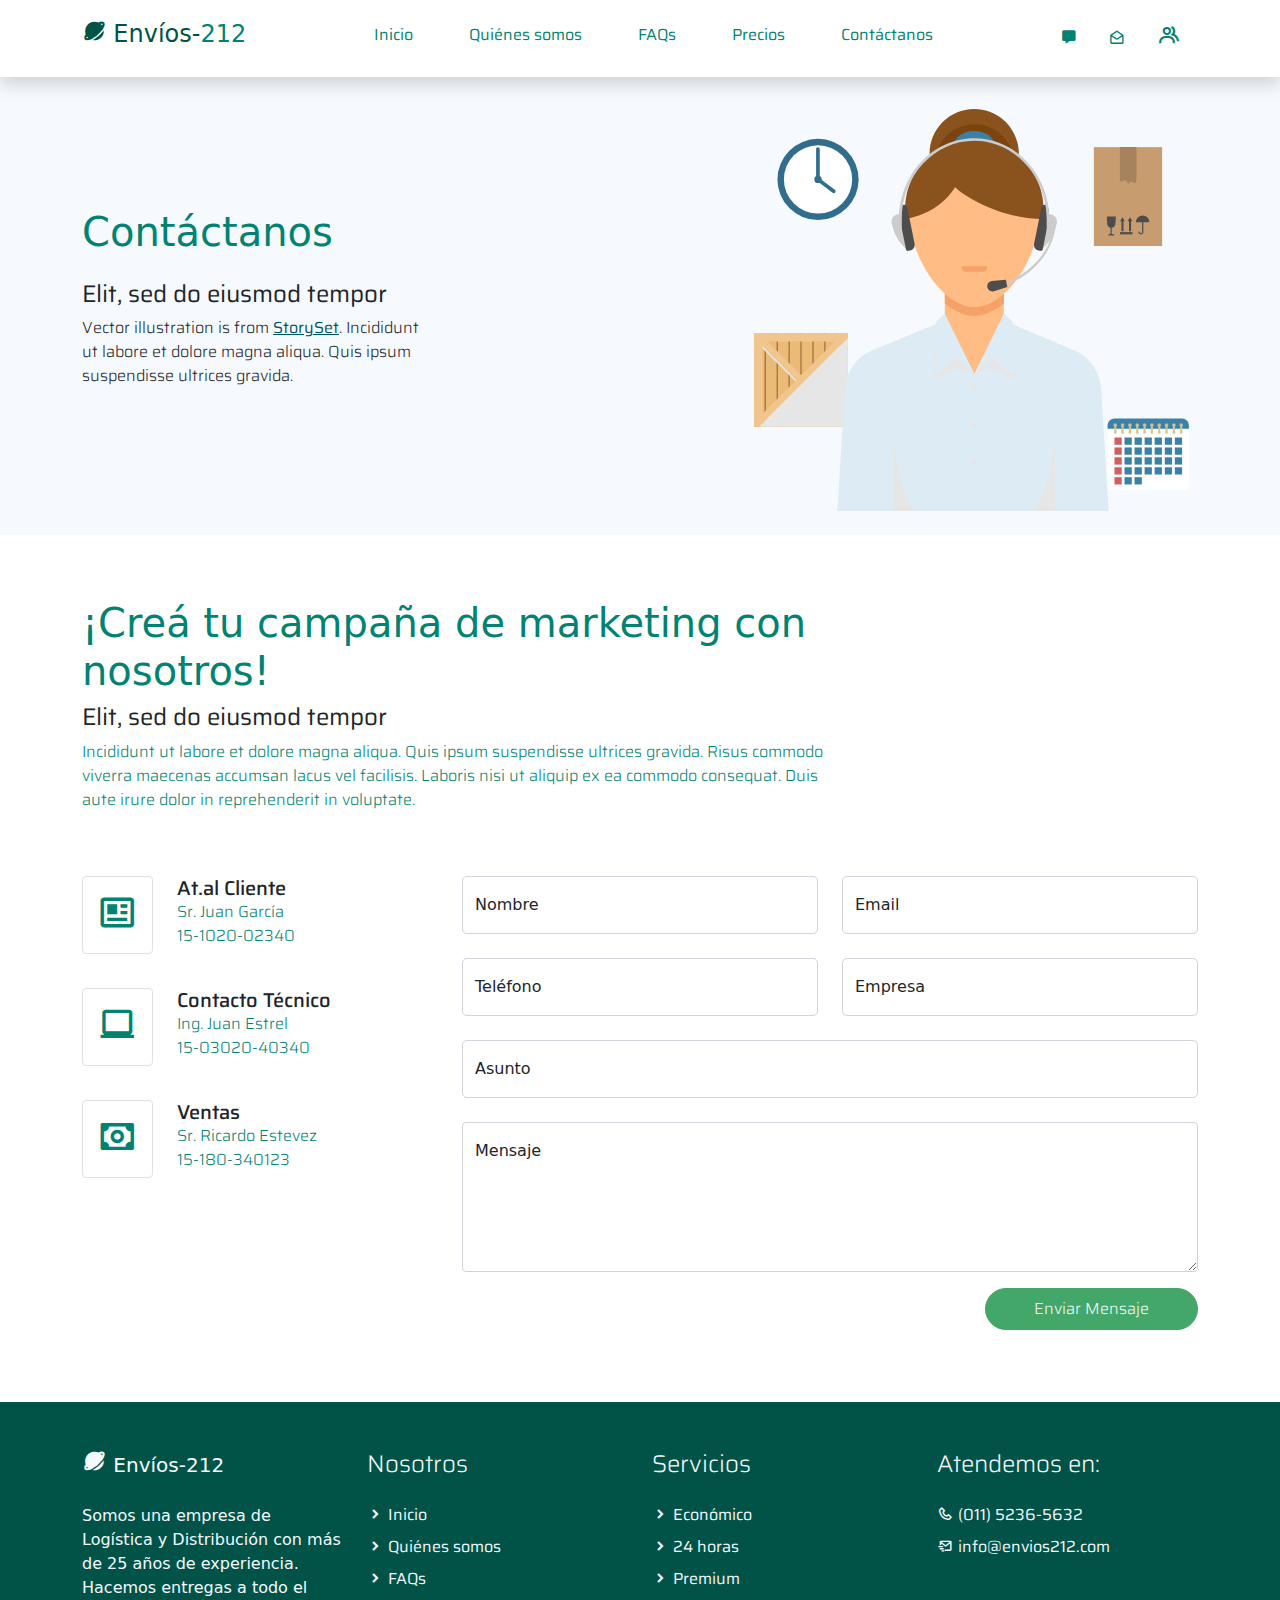
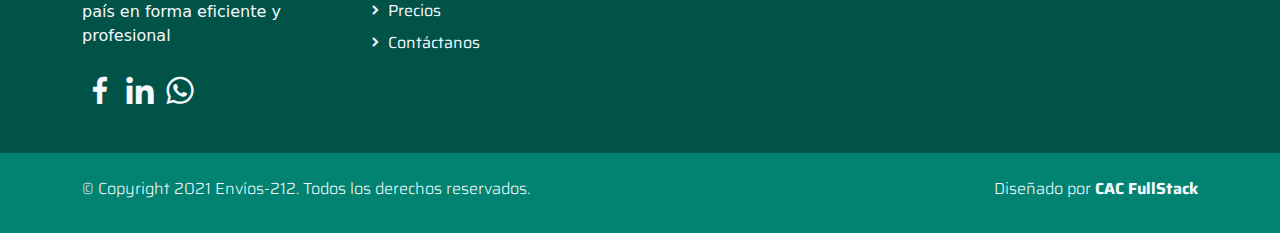
<file: contact.html>
<!DOCTYPE html>
<html lang="es">

    <head>
        <title>Servicios de Logística</title>
          <meta charset="utf-8">
          <meta name="viewport" content="width=device-width, initial-scale=1">  
          <!----- viewport para apple device-width = ancho pantalla initial-scale es que inicia sin ningún zoom --> 
          <link rel="apple-touch-icon" href="assets/img/planet.ico">
          <!----- icono para apple y safari --> 
          <link rel="shortcut icon" type="image/x-icon" href="assets/img/planet.ico">
          <!-- Load Require CSS -->
          <link href="assets/css/bootstrap.min.css" rel="stylesheet">
              <!-- iconos  -->
          <link href="assets/css/boxicon.min.css" rel="stylesheet">
              <!-- tipo de letra -->
          <link href="https://fonts.googleapis.com/css2?family=Saira:wght@300;500;600&display=swap" rel="stylesheet">
          
          <!-- carga CSS -->
          <link rel="stylesheet" href="assets/css/estilos.css">
      </head>

<body>
    <!-- Header -->
    <nav id="main_nav" class="navbar navbar-expand-lg navbar-light bg-white shadow">
        <div class="container d-flex justify-content-between align-items-center">
            <a class="navbar-brand h1" href="index.html">
                <i class='bx bxs-planet bx-sm text-dark'></i>
                <span class="text-dark h4">Envíos-</span><span class="text-primary h4">212</span></a>
           
            <button class="navbar-toggler border-0" type="button" data-bs-toggle="collapse" data-bs-target="#navbar-toggler-success" aria-controls="navbarSupportedContent" aria-expanded="false" aria-label="Toggle navigation">
                <span class="navbar-toggler-icon"></span>
            </button>

            <div class="align-self-center collapse navbar-collapse flex-fill  d-lg-flex justify-content-lg-between" id="navbar-toggler-success">
                <div class="flex-fill mx-xl-5 mb-2">
                    <ul class="nav navbar-nav d-flex justify-content-between mx-xl-5 text-center text-dark">
                       <li class="nav-item">
                        <a class="nav-link btn-outline-primary rounded-pill px-3 regular-400" href="index.html">Inicio</a>
						<!-- px = padding y mx es el margin 
						rounded-pill =genera ese boton con bordes redondeados rounded-circle-->	
                    </li>
                    <li class="nav-item">
                        <a class="nav-link btn-outline-primary rounded-pill px-3 regular-400" href="about.html">Quiénes somos</a>
                    </li>
                    <li class="nav-item">
                        <a class="nav-link btn-outline-primary rounded-pill px-3 regular-400" href="work.html">FAQs</a>
                    </li>
                    <li class="nav-item">
                        <a class="nav-link btn-outline-primary rounded-pill px-3 regular-400" href="pricing.html">Precios</a>
                    </li>
                    <li class="nav-item">
                        <a class="nav-link btn-outline-primary rounded-pill px-3 regular-400" href="contact.html">Contáctanos</a>
                    </li>
                </ul>
            </div>
                <div class="navbar align-self-center d-flex">
                    <a class="nav-link" href="#"><i class='bx bxs-message bx-flashing-hover text-secondary'></i></a>
                    <a class="nav-link" href="#"><i class='bx bx-envelope-open bx-flashing-hover text-secondary'></i></a>
                    <a class="nav-link" href="#"><i class='bx bx-group bx-sm bx-flashing-hover  text-secondary'></i></a>
                
				    <!--	https://iconify.design/icon-sets/bx/-->
                </div>
            </div>
        </div>
    </nav>
    <!-- Close Header -->


    <!-- Start Banner Hero -->
    <section class="bg-light">
        <div class="container py-4">
            <div class="row align-items-center justify-content-between">
                <div class="contact-header col-lg-4">
                    <h1 class="h2 pb-3 text-primary">Contáctanos</h1>
                    <h3 class="h4 regular-400">Elit, sed do eiusmod tempor</h3>
                    <p class="light-300">
                        Vector illustration is from <a rel="nofollow" href="https://storyset.com/" target="_blank">StorySet</a>.
                        Incididunt ut labore et dolore magna aliqua. Quis ipsum suspendisse ultrices gravida.
                    </p>
                </div>
                <div class="contact-img col-lg-5 align-items-end col-md-4">
                    <img src="./assets/img/banner-img-01.svg">
                </div>
            </div>
        </div>
    </section>
    <!-- End Banner Hero -->


    <!-- Start Contact -->
    <section class="container py-5">

        <h1 class="col-12 col-xl-8 h2 text-left text-primary pt-3">¡Creá tu campaña de marketing con nosotros!</h1>
        <h2 class="col-12 col-xl-8 h4 text-left regular-400">Elit, sed do eiusmod tempor </h2>
        <p class="col-12 col-xl-8 text-left text-muted pb-5 light-300">
            Incididunt ut labore et dolore magna aliqua. Quis ipsum suspendisse ultrices
            gravida. Risus commodo viverra maecenas accumsan lacus vel facilisis. Laboris
            nisi ut aliquip ex ea commodo consequat. Duis aute irure dolor in reprehenderit
            in voluptate.
        </p>

        <div class="row pb-4">
            <div class="col-lg-4">

                <div class="contact row mb-4">
                    <div class="contact-icon col-lg-3 col-3">
                        <div class="py-3 mb-2 text-center border rounded text-secondary">
                            <i class='display-6 bx bx-news'></i>
                        </div>
                    </div>
                    <ul class="contact-info list-unstyled col-lg-9 col-9  light-300">
                        <li class="h5 mb-0">At.al Cliente</li>
                        <li class="text-muted">Sr. Juan García</li>
                        <li class="text-muted">15-1020-02340</li>
                    </ul>
                </div>

                <div class="contact row mb-4">
                    <div class="contact-icon col-lg-3 col-3">
                        <div class="border py-3 mb-2 text-center border rounded text-secondary">
                            <i class='bx bx-laptop display-6' ></i>
                        </div>
                    </div>
                    <ul class="contact-info list-unstyled col-lg-9 col-9 light-300">
                        <li class="h5 mb-0">Contacto Técnico</li>
                        <li class="text-muted">Ing. Juan Estrel</li>
                        <li class="text-muted">15-03020-40340</li>
                    </ul>
                </div>

                <div class="contact row mb-4">
                    <div class="contact-icon col-lg-3 col-3">
                        <div class="border py-3 mb-2 text-center border rounded text-secondary">
                            <i class='bx bx-money display-6'></i>
                        </div>
                    </div>
                    <ul class="contact-info list-unstyled col-lg-9 col-9 light-300">
                        <li class="h5 mb-0">Ventas</li>
                        <li class="text-muted">Sr. Ricardo Estevez</li>
                        <li class="text-muted">15-180-340123</li>
                    </ul>
                </div>

            </div>


            <!-- Start Contact Form -->
            <div class="col-lg-8 ">
                <form class="contact-form row" method="post" action="#" role="form">

                    <div class="col-lg-6 mb-4">
                        <div class="form-floating">
                            <input type="text" class="form-control form-control-lg light-300" id="floatingname" name="inputname" placeholder="Name">
                            <label for="floatingname light-300">Nombre</label>
                        </div>
                    </div><!-- End Input Name -->

                    <div class="col-lg-6 mb-4">
                        <div class="form-floating">
                            <input type="text" class="form-control form-control-lg light-300" id="floatingemail" name="inputemail" placeholder="Email">
                            <label for="floatingemail light-300">Email</label>
                        </div>
                    </div><!-- End Input Email -->

                    <div class="col-lg-6 mb-4">
                        <div class="form-floating">
                            <input type="text" class="form-control form-control-lg light-300" id="floatingphone" name="inputphone" placeholder="Phone">
                            <label for="floatingphone light-300">Teléfono</label>
                        </div>
                    </div><!-- End Input Phone -->

                    <div class="col-lg-6 mb-4">
                        <div class="form-floating">
                            <input type="text" class="form-control form-control-lg light-300" id="floatingcompany" name="inputcompany" placeholder="Company Name">
                            <label for="floatingcompany light-300">Empresa</label>
                        </div>
                    </div><!-- End Input Company Name -->

                    <div class="col-12">
                        <div class="form-floating mb-4">
                            <input type="text" class="form-control form-control-lg light-300" id="floatingsubject" name="inputsubject" placeholder="Subject">
                            <label for="floatingsubject light-300">Asunto</label>
                        </div>
                    </div><!-- End Input Subject -->

                    <div class="col-12">
                        <div class="form-floating mb-3">
                            <textarea class="form-control light-300" rows="8" placeholder="Message" id="floatingtextarea"></textarea>
                            <label for="floatingtextarea light-300">Mensaje</label>
                        </div>
                    </div><!-- End Textarea Message -->

                    <div class="col-md-12 col-12 m-auto text-end">
                        <button type="submit" class="btn btn-secondary rounded-pill px-md-5 px-4 py-2 radius-0 text-light light-300">Enviar Mensaje</button>
                    </div>

                </form>
            </div>
            <!-- End Contact Form -->


        </div>
    </section>
    <!-- End Contact -->



    <!-- Start Footer -->
    <footer class="bg-secondary pt-4">
        <div class="container">
            <div class="row py-4">

                <div class="col-lg-3 col-12 align-left">
                    <a class="navbar-brand" href="index.html">
                        <i class='bx bxs-planet bx-sm text-light'></i>
                        <span class="text-light h5">Envíos-212</span>
                    </a>
                    <p class="text-light my-lg-4 my-2">
                        Somos una empresa de Logística y Distribución con más de 25 años de experiencia. Hacemos entregas a todo el país en forma eficiente y profesional
                    </p>
                    <ul class="list-inline footer-icons light-300">
                        <li class="list-inline-item m-0">
                            <a class="text-light" target="_blank" href="http://facebook.com/">
                                <i class='bx bxl-facebook bx-md'></i>
                            </a>
                        </li>
                        <li class="list-inline-item m-0">
                            <a class="text-light" target="_blank" href="https://www.linkedin.com/">
                                <i class='bx bxl-linkedin bx-md'></i>
                            </a>
                        </li>
                        <li class="list-inline-item m-0">
                            <a class="text-light" target="_blank" href="https://www.whatsapp.com/">
                                <i class='bx bxl-whatsapp bx-md'></i>
                            </a>
                        </li>
                       
                            </a>
                        </li>
                        
                            </a>
                        </li>
                    </ul>
                </div>

                <div class="col-lg-3 col-md-4 my-sm-0 mt-4">
                    <h3 class="h4 pb-lg-3 text-light light-300">Nosotros</h2>
                        <ul class="list-unstyled text-light light-300">
                            <li class="pb-2">
                                <i class='bx-fw bx bxs-chevron-right bx-xs'></i><a class="text-decoration-none text-light" 
								href="index.html">Inicio</a>
                            </li>
                            <li class="pb-2">
                                <i class='bx-fw bx bxs-chevron-right bx-xs'></i><a class="text-decoration-none text-light py-1" 
								href="about.html">Quiénes somos</a>
                            </li>
                            <li class="pb-2">
                                <i class='bx-fw bx bxs-chevron-right bx-xs'></i><a class="text-decoration-none text-light py-1" 
								href="work.html">FAQs</a>
                            </li>
                            <li class="pb-2">
                                <i class='bx-fw bx bxs-chevron-right bx-xs'></i></i><a class="text-decoration-none text-light py-1" 
								href="pricing.html">Precios</a>
                            </li>
                            <li class="pb-2">
                                <i class='bx-fw bx bxs-chevron-right bx-xs'></i><a class="text-decoration-none text-light py-1" 
								href="contact.html">Contáctanos</a>
                            </li>
                        </ul>
                </div>

                <div class="col-lg-3 col-md-4 my-sm-0 mt-4">
                    <h2 class="h4 pb-lg-3 text-light light-300">Servicios</h2>
                    <ul class="list-unstyled text-light light-300">
                        <li class="pb-2">
                            <i class='bx-fw bx bxs-chevron-right bx-xs'></i><a class="text-decoration-none text-light py-1" 
							href="#">Económico</a>
                        </li>
                        <li class="pb-2">
                            <i class='bx-fw bx bxs-chevron-right bx-xs'></i><a class="text-decoration-none text-light py-1" 
							href="#">24 horas</a>
                        </li>
                        <li class="pb-2">
                            <i class='bx-fw bx bxs-chevron-right bx-xs'></i><a class="text-decoration-none text-light py-1" 
							href="#">Premium</a>
                        </li>                        
                        
    
                    </ul>
                </div>

                <div class="col-lg-3 col-md-4 my-sm-0 mt-4">
                    <h2 class="h4 pb-lg-3 text-light light-300">Atendemos en:</h2>
                    <ul class="list-unstyled text-light light-300">
                        <li class="pb-2">
                            <i class='bx-fw bx bx-phone bx-xs'></i><a class="text-decoration-none text-light py-1" 
							href="tel:(011) 5236-5632">(011) 5236-5632</a>
                        </li>
                        <li class="pb-2">
                            <i class='bx-fw bx bx-mail-send bx-xs'></i><a class="text-decoration-none text-light py-1"
							href="mailto:info@envios212.com">info@envios212.com</a>
                        </li>
                    </ul>
                </div>

            </div>
        </div>

        <div class="w-100 bg-primary py-3">
            <div class="container">
                <div class="row pt-2">
                    <div class="col-lg-6 col-sm-12">
                        <p class="text-lg-start text-center text-light light-300">
                            © Copyright 2021 Envíos-212. Todos los derechos reservados.
                        </p>
                    </div>
                    <div class="col-lg-6 col-sm-12">
                        <p class="text-lg-end text-center text-light light-300">
                            Diseñado por <a rel="sponsored" class="text-decoration-none text-light" 
							href="https://cursophp.com.ar/" target="_blank"><strong>CAC FullStack</strong></a>
                        </p>
                    </div>
                </div>
            </div>
        </div>

    </footer>
    <!-- End Footer -->



    <!-- Bootstrap -->
    <script src="assets/js/bootstrap.bundle.min.js"></script>


</body>

</html>
</file>
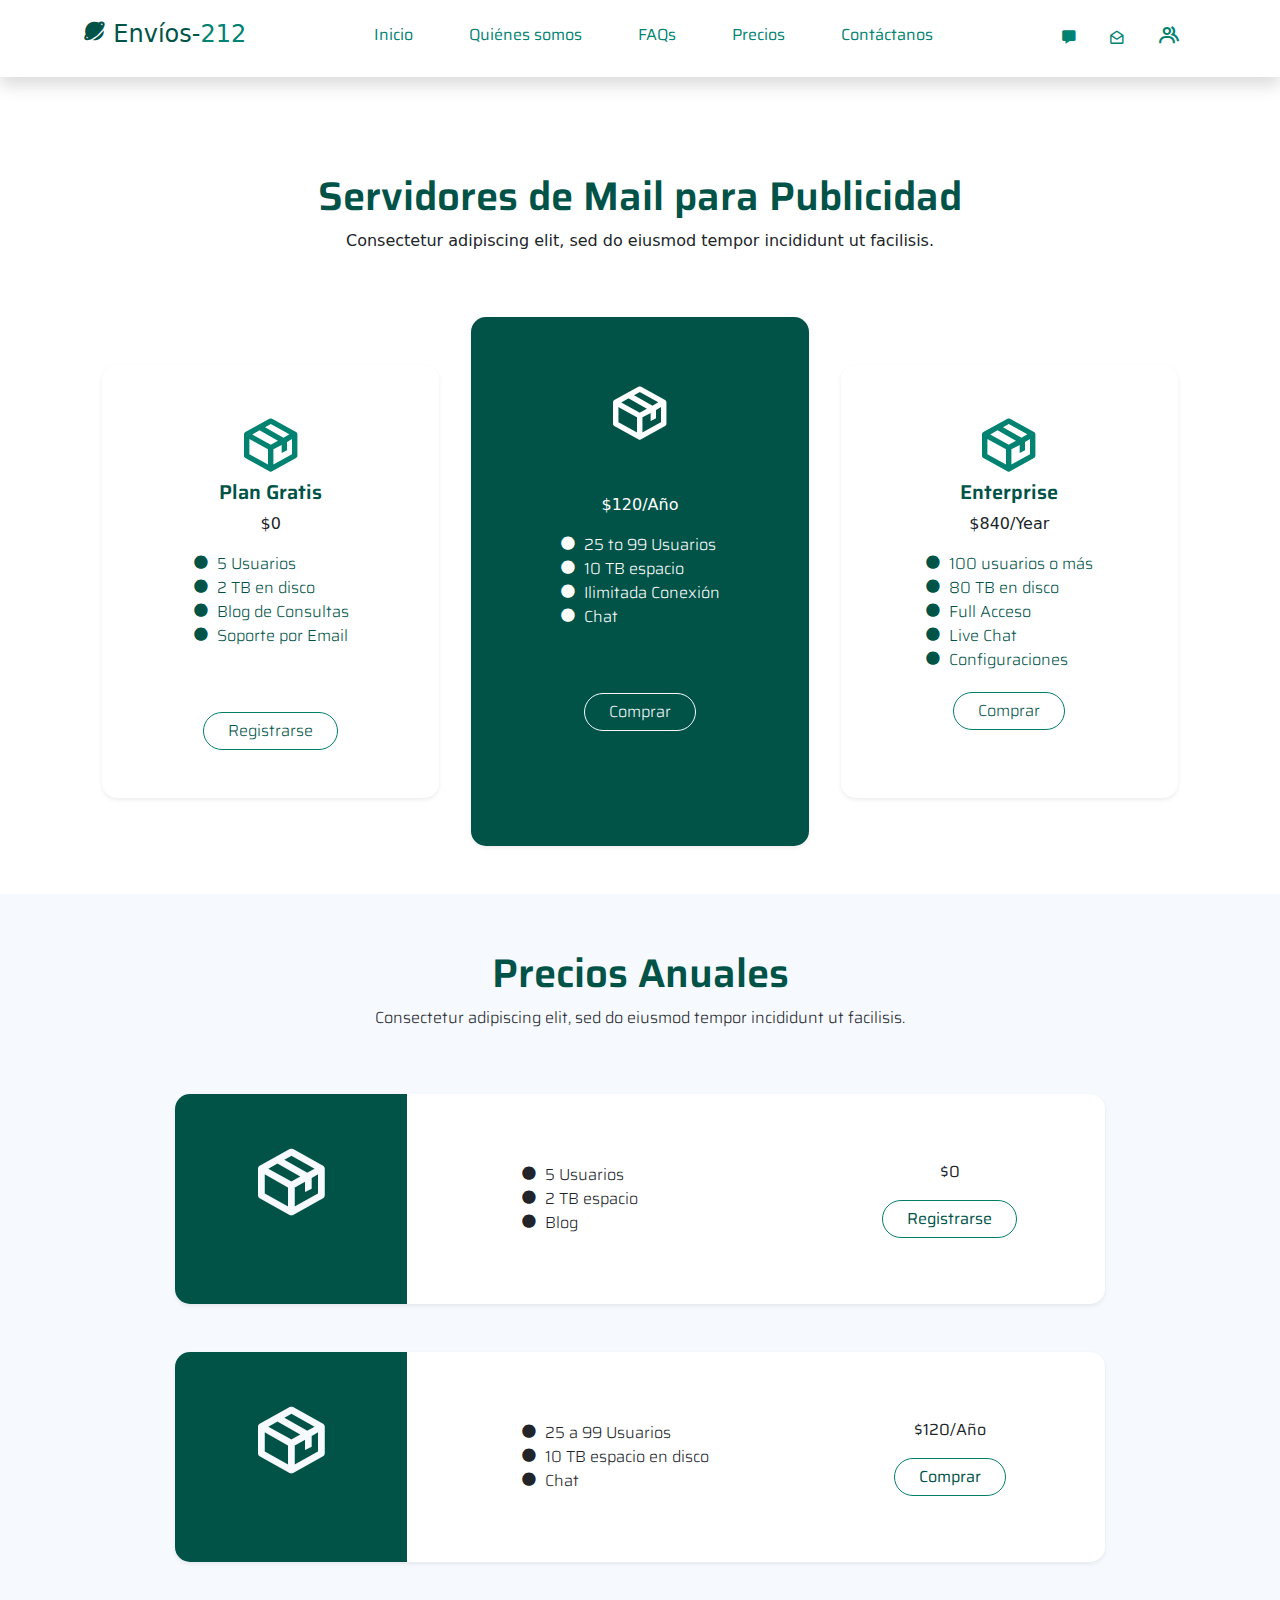
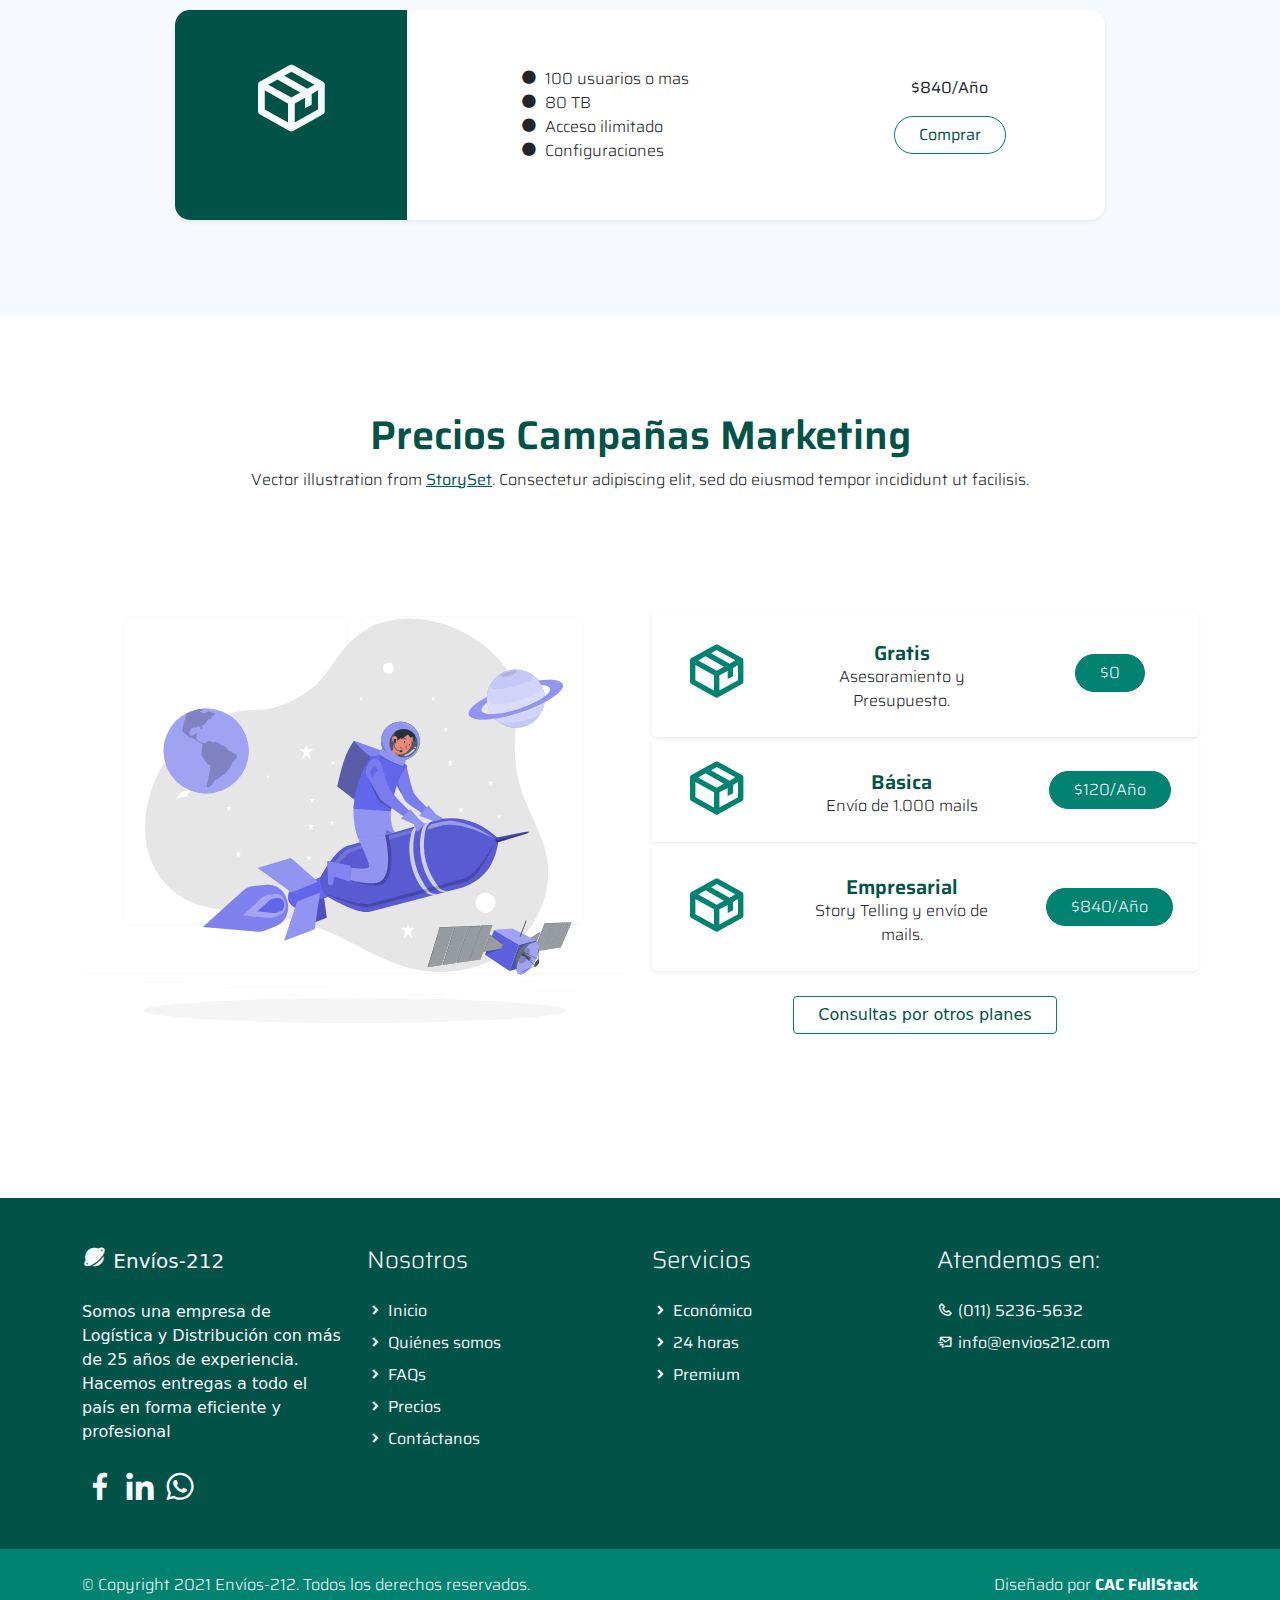
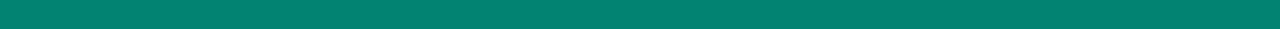
<file: pricing.html>
<!DOCTYPE html>
<html lang="es">

    <head>
        <title>Servicios de Logística</title>
          <meta charset="utf-8">
          <meta name="viewport" content="width=device-width, initial-scale=1">  
          <!----- viewport para apple device-width = ancho pantalla initial-scale es que inicia sin ningún zoom --> 
          <link rel="apple-touch-icon" href="assets/img/planet.ico">
          <!----- icono para apple y safari --> 
          <link rel="shortcut icon" type="image/x-icon" href="assets/img/planet.ico">
          <!-- Load Require CSS -->
          <link href="assets/css/bootstrap.min.css" rel="stylesheet">
              <!-- iconos  -->
          <link href="assets/css/boxicon.min.css" rel="stylesheet">
              <!-- tipo de letra -->
          <link href="https://fonts.googleapis.com/css2?family=Saira:wght@300;500;600&display=swap" rel="stylesheet">
          
          <!-- carga CSS -->
          <link rel="stylesheet" href="assets/css/estilos.css">
      </head>

<body>
    <!-- Header -->
    <nav id="main_nav" class="navbar navbar-expand-lg navbar-light bg-white shadow">
        <div class="container d-flex justify-content-between align-items-center">
            <a class="navbar-brand h1" href="index.html">
                <i class='bx bxs-planet bx-sm text-dark'></i>
                <span class="text-dark h4">Envíos-</span><span class="text-primary h4">212</span></a>

            <button class="navbar-toggler border-0" type="button" data-bs-toggle="collapse" data-bs-target="#navbar-toggler-success" aria-controls="navbarSupportedContent" aria-expanded="false" aria-label="Toggle navigation">
                <span class="navbar-toggler-icon"></span>
            </button>

            <div class="align-self-center collapse navbar-collapse flex-fill  d-lg-flex justify-content-lg-between" id="navbar-toggler-success">
                <div class="flex-fill mx-xl-5 mb-2">
                    <ul class="nav navbar-nav d-flex justify-content-between mx-xl-5 text-center text-dark">
                       <li class="nav-item">
                        <a class="nav-link btn-outline-primary rounded-pill px-3 regular-400" href="index.html">Inicio</a>
						<!-- px = padding y mx es el margin 
						rounded-pill =genera ese boton con bordes redondeados rounded-circle-->	
                    </li>
                    <li class="nav-item">
                        <a class="nav-link btn-outline-primary rounded-pill px-3 regular-400" href="about.html">Quiénes somos</a>
                    </li>
                    <li class="nav-item">
                        <a class="nav-link btn-outline-primary rounded-pill px-3 regular-400" href="work.html">FAQs</a>
                    </li>
                    <li class="nav-item">
                        <a class="nav-link btn-outline-primary rounded-pill px-3 regular-400" href="pricing.html">Precios</a>
                    </li>
                    <li class="nav-item">
                        <a class="nav-link btn-outline-primary rounded-pill px-3 regular-400" href="contact.html">Contáctanos</a>
                    </li>
                </ul>
            </div>
                <div class="navbar align-self-center d-flex">
                    <a class="nav-link" href="#"><i class='bx bxs-message bx-flashing-hover text-secondary'></i></a>
                    <a class="nav-link" href="#"><i class='bx bx-envelope-open bx-flashing-hover text-secondary'></i></a>
                    <a class="nav-link" href="#"><i class='bx bx-group bx-sm bx-flashing-hover  text-secondary'></i></a>
                
				    <!--	https://iconify.design/icon-sets/bx/-->
                </div>
            </div>
        </div>
    </nav>
    <!-- Close Header -->


    <!-- Start pricing -->
    <div class="container-lg py-5">
        <div class="col-md-12 m-auto text-center py-5">
            <h1 class="pricing-header h2 semi-bold-600">Servidores de Mail para Publicidad</h1>
            <p class="pricing-footer">
                Consectetur adipiscing elit, sed do eiusmod tempor incididunt ut facilisis.
            </p>
        </div>


        <div class="row px-lg-3">


            <div class="col-md-4 pb-5 pt-sm-0 mt-5 px-xl-3">
                <div class="pricing-table card h-100 shadow-sm border-0 py-5">
                    <div class="pricing-table-body card-body rounded-pill text-center align-self-center p-md-0">
                        <i class="pricing-table-icon display-3 bx bx-package text-secondary"></i>
                        <h2 class="pricing-table-heading h5 semi-bold-600">Plan Gratis</h2>
                        <p>$0</p>
                        <ul class="pricing-table-body text-start text-dark px-4 list-unstyled light-300">
                            <li><i class="bx bxs-circle me-2"></i>5 Usuarios</li>
                            <li><i class="bx bxs-circle me-2"></i>2 TB en disco</li>
                            <li><i class="bx bxs-circle me-2"></i>Blog de Consultas</li>
                            <li><i class="bx bxs-circle me-2"></i>Soporte por Email</li>
                        </ul>
                        <div class="pricing-table-footer pt-5">
                            <a href="#" class="btn rounded-pill px-4 btn-outline-primary light-300">Registrarse</a>
                        </div>
                    </div>
                </div>
            </div>


            <div class="col-md-4 pt-sm-0 pt-3 px-xl-3">
                <div class="pricing-table card bg-secondary h-100 card-rounded shadow-sm border-0 py-5">
                    <div class="pricing-table-body card-body text-center text-white align-self-center p-md-0">
                        <i class="pricing-table-icon display-3 bx bx-package text-white py-3"></i>
                        <h2 class="pricing-table-heading h5 semi-bold-600">Plan Básico</h2>
                        <p>$120/Año</p>
                        <ul class="pricing-table-list text-start text-dark px-4 list-unstyled light-300">
                            <li class="text-white"><i class="bx bxs-circle me-2"></i>25 to 99 Usuarios</li>
                            <li class="text-white"><i class="bx bxs-circle me-2"></i>10 TB espacio</li>
                            <li class="text-white"><i class="bx bxs-circle me-2"></i>Ilimitada Conexión</li>
                            <li class="text-white"><i class="bx bxs-circle me-2"></i>Chat</li>
                        </ul>
                        <div class="pricing-table-footer pt-5 pb-2">
                            <a href="#" class="btn rounded-pill px-4 btn-outline-light light-300">Comprar</a>
                        </div>
                    </div>
                </div>
            </div>


            <div class="col-md-4 pb-5 pt-sm-0 mt-5 px-xl-3">
                <div class="pricing-table card h-100 shadow-sm border-0 py-5">
                    <div class="pricing-table-body card-body text-center align-self-center p-md-0">
                        <i class="pricing-table-icon display-3 bx bx-package text-secondary"></i>
                        <h2 class="pricing-table-heading h5 semi-bold-600">Enterprise</h2>
                        <p>$840/Year</p>
                        <ul class="pricing-table-list text-start text-dark px-4 list-unstyled light-300">
                            <li><i class="bx bxs-circle me-2"></i>100 usuarios o más</li>
                            <li><i class="bx bxs-circle me-2"></i>80 TB en disco</li>
                            <li><i class="bx bxs-circle me-2"></i>Full Acceso</li>
                            <li><i class="bx bxs-circle me-2"></i>Live Chat</li>
                            <li><i class="bx bxs-circle me-2"></i>Configuraciones</li>
                        </ul>
                        <div class="pricing-table-footer pt-1">
                            <a href="#" class="btn rounded-pill px-4 btn-outline-primary light-300">Comprar</a>
                        </div>
                    </div>
                </div>
            </div>


        </div>
    </div>
    <!-- End Content -->





    <!-- Start Pricing Horizontal Section -->
    <section class="bg-light pt-sm-0 py-5">
        <div class="container py-5">

            <h1 class="h2 semi-bold-600 text-center mt-2">Precios Anuales</h1>
            <p class="text-center pb-5 light-300">Consectetur adipiscing elit, sed do eiusmod tempor incididunt ut facilisis.</p>

            <!-- Start Pricing Horizontal -->
            <div class="pricing-horizontal row col-10 m-auto d-flex shadow-sm rounded overflow-hidden bg-white">
                <div class="pricing-horizontal-icon col-md-3 text-center bg-secondary text-light py-4">
                    <i class="display-1 bx bx-package pt-4"></i>
                    <h5 class="h5 semi-bold-600 pb-4 light-300">Gratis</h5>
                </div>
                <div class="pricing-horizontal-body offset-lg-1 col-md-5 col-lg-4 d-flex align-items-center pl-5 pt-lg-0 pt-4">
                    <ul class="text-left px-4 list-unstyled mb-0 light-300">
                        <li><i class="bx bxs-circle me-2"></i>5 Usuarios</li>
                        <li><i class="bx bxs-circle me-2"></i>2 TB espacio</li>
                        <li><i class="bx bxs-circle me-2"></i>Blog</li>
                    </ul>
                </div>
                <div class="pricing-horizontal-tag col-md-4 text-center pt-3 d-flex align-items-center">
                    <div class="w-100 light-300">
                        <p>$0</p>
                        <a href="#" class="btn rounded-pill px-4 btn-outline-primary mb-3">Registrarse</a>
                    </div>
                </div>
            </div>
            <!-- End Pricing Horizontal -->

            <!-- Start Pricing Horizontal -->
            <div class="pricing-horizontal row col-10 m-auto d-flex shadow-sm rounded overflow-hidden my-5 bg-white">
                <div class="pricing-horizontal-icon col-md-3 text-center bg-secondary text-light py-4">
                    <i class="display-1 bx bx-package pt-4"></i>
                    <h5 class="h5 semi-bold-600 pb-4 light-300">Básico</h5>
                </div>
                <div class="pricing-horizontal-body offset-lg-1 col-md-5 col-lg-4 d-flex align-items-center pl-5 pt-lg-0 pt-4">
                    <ul class="text-left px-4 list-unstyled mb-0 light-300">
                        <li><i class="bx bxs-circle me-2"></i>25 a 99 Usuarios</li>
                        <li><i class="bx bxs-circle me-2"></i>10 TB espacio en disco</li>
                        <li><i class="bx bxs-circle me-2"></i>Chat</li>
                    </ul>
                </div>
                <div class="pricing-horizontal-tag col-md-4 text-center pt-3 d-flex align-items-center">
                    <div class="w-100 light-300">
                        <p>$120/Año</p>
                        <a href="#" class="btn rounded-pill px-4 btn-outline-primary mb-3">Comprar</a>
                    </div>
                </div>
            </div>
            <!-- End Pricing Horizontal -->

            <!-- Start Pricing Horizontal -->
            <div class="pricing-horizontal row col-10 m-auto d-flex shadow-sm rounded overflow-hidden bg-white">
                <div class="pricing-horizontal-icon col-md-3 text-center bg-secondary text-light py-4">
                    <i class="display-1 bx bx-package pt-4"></i>
                    <h5 class="h5 semi-bold-600 pb-4 light-300">Enterprise</h5>
                </div>
                <div class="pricing-horizontal-body offset-lg-1 col-md-5 col-lg-4 d-flex align-items-center pl-5 pt-lg-0 pt-4">
                    <ul class="text-left px-4 list-unstyled mb-0 light-300">
                        <li><i class="bx bxs-circle me-2"></i>100 usuarios o mas</li>
                        <li><i class="bx bxs-circle me-2"></i>80 TB</li>
                        <li><i class="bx bxs-circle me-2"></i>Acceso ilimitado</li>
                        <li><i class="bx bxs-circle me-2"></i>Configuraciones</li>
                    </ul>
                </div>
                <div class="pricing-horizontal-tag col-md-4 text-center pt-3 d-flex align-items-center">
                    <div class="w-100 light-300">
                        <p>$840/Año</p>
                        <a href="#" class="btn rounded-pill px-4 btn-outline-primary mb-3">Comprar</a>
                    </div>
                </div>
            </div>
            <!-- End Pricing Horizontal -->

        </div>
    </section>
    <!--End Pricing Horizontal Section-->

    <section class="container py-5">

        <h1 class="h2 semi-bold-600 text-center pt-5">Precios Campañas Marketing</h1>
        <p class="text-center pb-5 light-300">
            Vector illustration from <a rel="nofollow" href="https://storyset.com/" target="_blank">StorySet</a>.
            Consectetur adipiscing elit, sed do eiusmod tempor incididunt ut facilisis.
        </p>

        <div class="row d-flex align-items-center pb-5">

            <div class="col-lg-6 offset-lg-0 col-md-8 offset-md-2">
                <img class="rounded float-right" src="./assets/img/pricing.svg">
            </div>

            <div class="col-lg-6">

                <!-- Start Pricing List -->
                <div class="pricing-list shadow-sm rounded-top rounded-3 py-sm-0 py-5">
                    <div class="row p-2">
                        <div class="pricing-list-icon col-3 text-center m-auto text-secondary ml-5 py-2">
                            <i class="display-3 bx bx-package"></i>
                        </div>
                        <div class="pricing-list-body col-md-5 align-items-center pl-3 pt-2">
                            <ul class="list-unstyled text-center light-300">
                                <li class="h5 semi-bold-600 mb-0 mt-3">Gratis</li>
                                <li>Asesoramiento y Presupuesto.</li>
                            </ul>
                        </div>
                        <div class="pricing-list-footer col-4 text-center m-auto align-items-center">
                            <a href="#" class="btn rounded-pill px-4 btn-primary light-300">$0</a>
                        </div>
                    </div>
                </div>
                <!-- End Pricing List -->

                <!-- Start Pricing List -->
                <div class="pricing-list shadow-sm py-sm-0 py-5">
                    <div class="row p-2">
                        <div class="pricing-list-icon col-3 text-center m-auto text-secondary ml-5 py-2">
                            <i class="display-3 bx bx-package"></i>
                        </div>
                        <div class="pricing-list-body col-md-5 align-items-center pl-3 pt-2">
                            <ul class="list-unstyled text-center light-300">
                                <li class="h5 semi-bold-600 mb-0 mt-3">Básica</li>
                                <li>Envío de 1.000 mails</li>
                            </ul>
                        </div>
                        <div class="pricing-list-footer col-sm-4 col-5 text-center m-auto align-items-center">
                            <a href="#" class="btn rounded-pill px-4 btn-primary light-300">$120/Año</a>
                        </div>
                    </div>
                </div>
                <!-- End Pricing List -->

                <!-- Start Pricing List -->
                <div class="pricing-list shadow-sm rounded-botton rounded-3 py-sm-0 py-5">
                    <div class="row p-2">
                        <div class="pricing-list-icon col-sm-3 text-center m-auto text-secondary ml-5 py-2">
                            <i class="display-3 bx bx-package"></i>
                        </div>
                        <div class="pricing-list-body col-md-5 align-items-center pl-3 pt-2">
                            <ul class="list-unstyled text-center light-300">
                                <li class="h5 semi-bold-600 mb-0 mt-3">Empresarial</li>
                                <li>Story Telling y envío de mails.</li>
                            </ul>
                        </div>
                        <div class="pricing-list-footer col-sm-4 col-5 text-center m-auto align-items-center">
                            <a href="#" class="btn rounded-pill px-4 btn-primary light-300">$840/Año</a>
                        </div>
                    </div>
                </div>
                <!-- End Pricing List -->
                <p class="text-center"><a class="btn px-4 mt-4 mx-auto btn-outline-primary" href="#">Consultas por otros planes</a></p>


            </div>
        </div>
    </section>



    <!-- Start Footer -->
    <footer class="bg-secondary pt-4">
        <div class="container">
            <div class="row py-4">

                <div class="col-lg-3 col-12 align-left">
                    <a class="navbar-brand" href="index.html">
                        <i class='bx bxs-planet bx-sm text-light'></i>
                        <span class="text-light h5">Envíos-212</span>
                    </a>
                    <p class="text-light my-lg-4 my-2">
                        Somos una empresa de Logística y Distribución con más de 25 años de experiencia. Hacemos entregas a todo el país en forma eficiente y profesional
                    </p>
                    <ul class="list-inline footer-icons light-300">
                        <li class="list-inline-item m-0">
                            <a class="text-light" target="_blank" href="http://facebook.com/">
                                <i class='bx bxl-facebook bx-md'></i>
                            </a>
                        </li>
                        <li class="list-inline-item m-0">
                            <a class="text-light" target="_blank" href="https://www.linkedin.com/">
                                <i class='bx bxl-linkedin bx-md'></i>
                            </a>
                        </li>
                        <li class="list-inline-item m-0">
                            <a class="text-light" target="_blank" href="https://www.whatsapp.com/">
                                <i class='bx bxl-whatsapp bx-md'></i>
                            </a>
                        </li>
                       
                            </a>
                        </li>
                        
                            </a>
                        </li>
                    </ul>
                </div>

                <div class="col-lg-3 col-md-4 my-sm-0 mt-4">
                    <h3 class="h4 pb-lg-3 text-light light-300">Nosotros</h2>
                        <ul class="list-unstyled text-light light-300">
                            <li class="pb-2">
                                <i class='bx-fw bx bxs-chevron-right bx-xs'></i><a class="text-decoration-none text-light" 
								href="index.html">Inicio</a>
                            </li>
                            <li class="pb-2">
                                <i class='bx-fw bx bxs-chevron-right bx-xs'></i><a class="text-decoration-none text-light py-1" 
								href="about.html">Quiénes somos</a>
                            </li>
                            <li class="pb-2">
                                <i class='bx-fw bx bxs-chevron-right bx-xs'></i><a class="text-decoration-none text-light py-1" 
								href="work.html">FAQs</a>
                            </li>
                            <li class="pb-2">
                                <i class='bx-fw bx bxs-chevron-right bx-xs'></i></i><a class="text-decoration-none text-light py-1" 
								href="pricing.html">Precios</a>
                            </li>
                            <li class="pb-2">
                                <i class='bx-fw bx bxs-chevron-right bx-xs'></i><a class="text-decoration-none text-light py-1" 
								href="contact.html">Contáctanos</a>
                            </li>
                        </ul>
                </div>

                <div class="col-lg-3 col-md-4 my-sm-0 mt-4">
                    <h2 class="h4 pb-lg-3 text-light light-300">Servicios</h2>
                    <ul class="list-unstyled text-light light-300">
                        <li class="pb-2">
                            <i class='bx-fw bx bxs-chevron-right bx-xs'></i><a class="text-decoration-none text-light py-1" 
							href="#">Económico</a>
                        </li>
                        <li class="pb-2">
                            <i class='bx-fw bx bxs-chevron-right bx-xs'></i><a class="text-decoration-none text-light py-1" 
							href="#">24 horas</a>
                        </li>
                        <li class="pb-2">
                            <i class='bx-fw bx bxs-chevron-right bx-xs'></i><a class="text-decoration-none text-light py-1" 
							href="#">Premium</a>
                        </li>                        
                        
    
                    </ul>
                </div>

                <div class="col-lg-3 col-md-4 my-sm-0 mt-4">
                    <h2 class="h4 pb-lg-3 text-light light-300">Atendemos en:</h2>
                    <ul class="list-unstyled text-light light-300">
                        <li class="pb-2">
                            <i class='bx-fw bx bx-phone bx-xs'></i><a class="text-decoration-none text-light py-1" 
							href="tel:(011) 5236-5632">(011) 5236-5632</a>
                        </li>
                        <li class="pb-2">
                            <i class='bx-fw bx bx-mail-send bx-xs'></i><a class="text-decoration-none text-light py-1"
							href="mailto:info@envios212.com">info@envios212.com</a>
                        </li>
                    </ul>
                </div>

            </div>
        </div>

        <div class="w-100 bg-primary py-3">
            <div class="container">
                <div class="row pt-2">
                    <div class="col-lg-6 col-sm-12">
                        <p class="text-lg-start text-center text-light light-300">
                            © Copyright 2021 Envíos-212. Todos los derechos reservados.
                        </p>
                    </div>
                    <div class="col-lg-6 col-sm-12">
                        <p class="text-lg-end text-center text-light light-300">
                            Diseñado por <a rel="sponsored" class="text-decoration-none text-light" 
							href="https://cursophp.com.ar/" target="_blank"><strong>CAC FullStack</strong></a>
                        </p>
                    </div>
                </div>
            </div>
        </div>

    </footer>
    <!-- End Footer -->




    <!-- Bootstrap -->
    <script src="assets/js/bootstrap.bundle.min.js"></script>


</body>

</html>
</file>
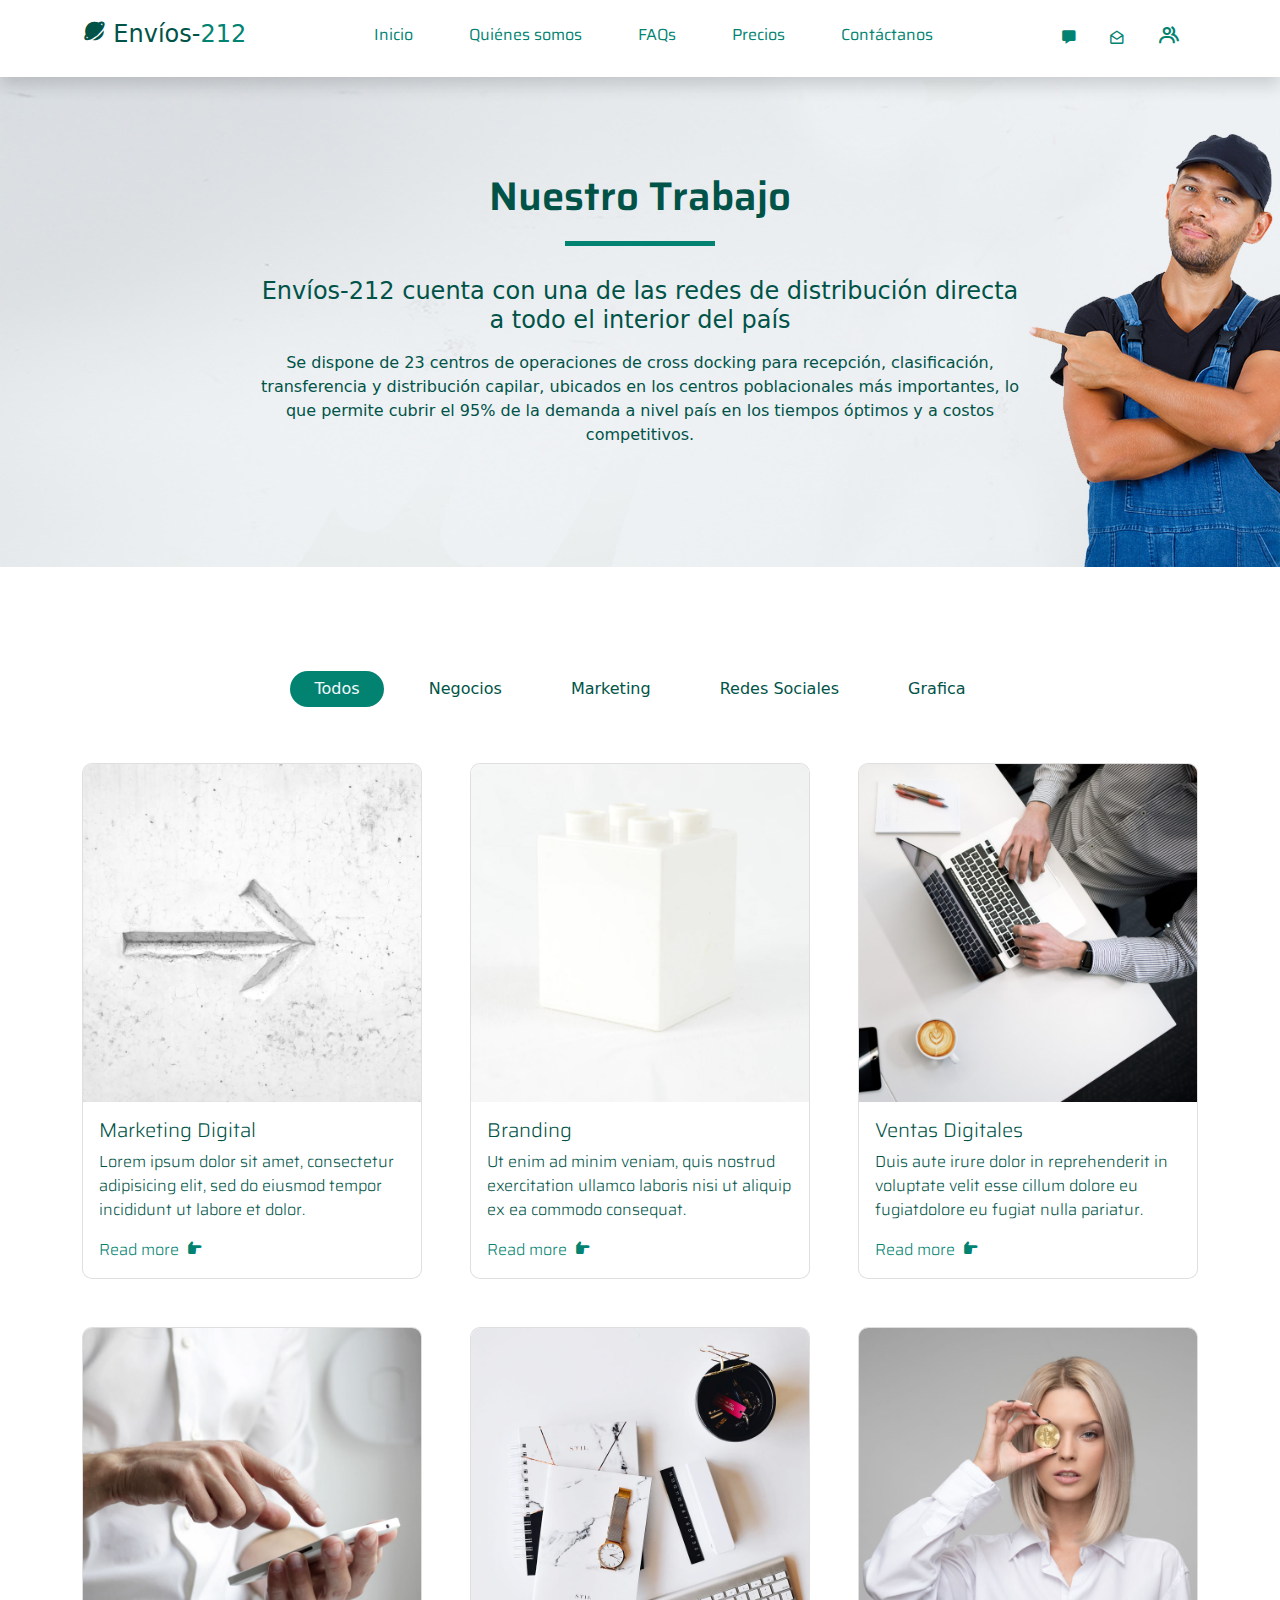
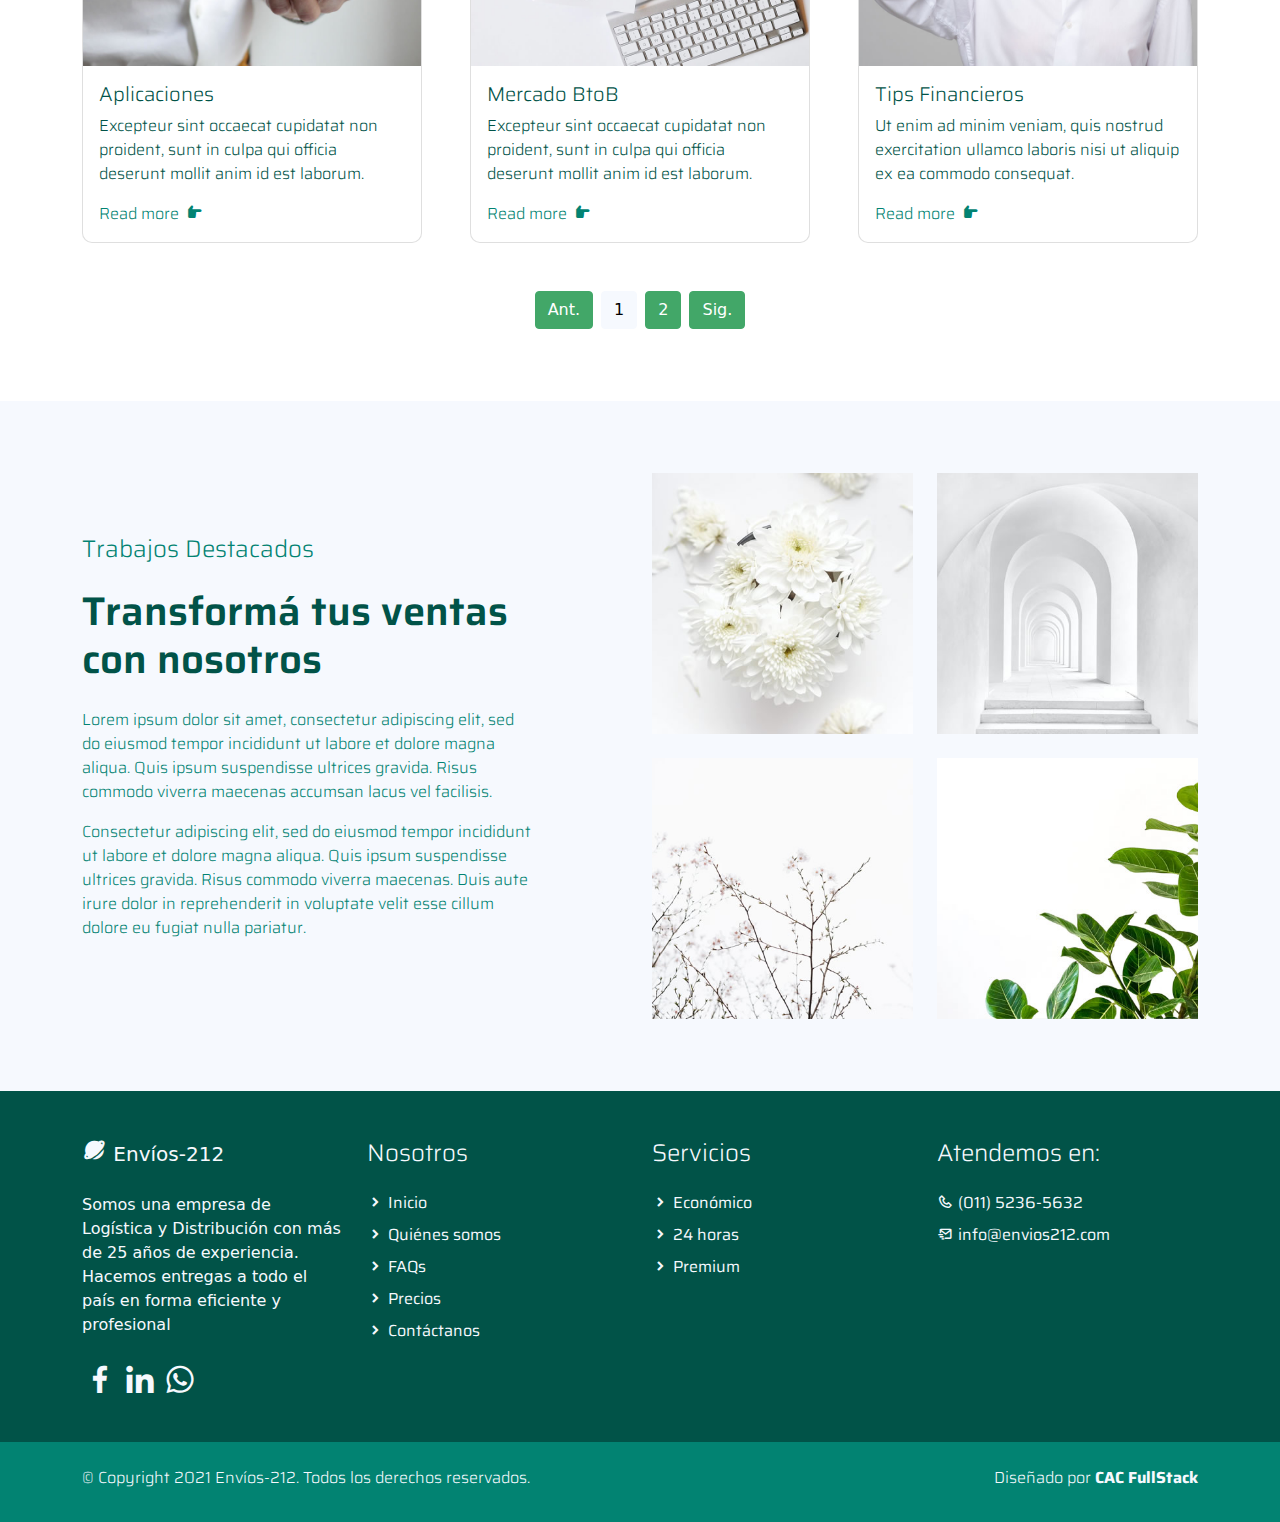
<file: work.html>
<!DOCTYPE html>
<html lang="en">

    <head>
        <title>Servicios de Logística</title>
          <meta charset="utf-8">
          <meta name="viewport" content="width=device-width, initial-scale=1">  
          <!----- viewport para apple device-width = ancho pantalla initial-scale es que inicia sin ningún zoom --> 
          <link rel="apple-touch-icon" href="assets/img/planet.ico">
          <!----- icono para apple y safari --> 
          <link rel="shortcut icon" type="image/x-icon" href="assets/img/planet.ico">
          <!-- Load Require CSS -->
          <link href="assets/css/bootstrap.min.css" rel="stylesheet">
              <!-- iconos  -->
          <link href="assets/css/boxicon.min.css" rel="stylesheet">
              <!-- tipo de letra -->
          <link href="https://fonts.googleapis.com/css2?family=Saira:wght@300;500;600&display=swap" rel="stylesheet">
          
          <!-- carga CSS -->
          <link rel="stylesheet" href="assets/css/estilos.css">
      </head>

<body>
    <!-- Header -->
    <nav id="main_nav" class="navbar navbar-expand-lg navbar-light bg-white shadow">
        <div class="container d-flex justify-content-between align-items-center">
            <a class="navbar-brand h1" href="index.html">
                <i class='bx bxs-planet bx-sm text-dark'></i>
                <span class="text-dark h4">Envíos-</span><span class="text-primary h4">212</span></a>
            <button class="navbar-toggler border-0" type="button" data-bs-toggle="collapse" data-bs-target="#navbar-toggler-success" aria-controls="navbarSupportedContent" aria-expanded="false" aria-label="Toggle navigation">
                <span class="navbar-toggler-icon"></span>
            </button>

            <div class="align-self-center collapse navbar-collapse flex-fill  d-lg-flex justify-content-lg-between" id="navbar-toggler-success">
                <div class="flex-fill mx-xl-5 mb-2">
                    <ul class="nav navbar-nav d-flex justify-content-between mx-xl-5 text-center text-dark">
                       <li class="nav-item">
                        <a class="nav-link btn-outline-primary rounded-pill px-3 regular-400" href="index.html">Inicio</a>
						<!-- px = padding y mx es el margin 
						rounded-pill =genera ese boton con bordes redondeados rounded-circle-->	
                    </li>
                    <li class="nav-item">
                        <a class="nav-link btn-outline-primary rounded-pill px-3 regular-400" href="about.html">Quiénes somos</a>
                    </li>
                    <li class="nav-item">
                        <a class="nav-link btn-outline-primary rounded-pill px-3 regular-400" href="work.html">FAQs</a>
                    </li>
                    <li class="nav-item">
                        <a class="nav-link btn-outline-primary rounded-pill px-3 regular-400" href="pricing.html">Precios</a>
                    </li>
                    <li class="nav-item">
                        <a class="nav-link btn-outline-primary rounded-pill px-3 regular-400" href="contact.html">Contáctanos</a>
                    </li>
                </ul>
            </div>
                <div class="navbar align-self-center d-flex">
                    <a class="nav-link" href="#"><i class='bx bxs-message bx-flashing-hover text-secondary'></i></a>
                    <a class="nav-link" href="#"><i class='bx bx-envelope-open bx-flashing-hover text-secondary'></i></a>
                    <a class="nav-link" href="#"><i class='bx bx-group bx-sm bx-flashing-hover  text-secondary'></i></a>
                
				    <!--	https://iconify.design/icon-sets/bx/-->
                </div>
            </div>
        </div>
    </nav>
    <!-- Close Header -->


    <!-- Start Banner Hero -->
    <div id="work_banner" class="banner-wrapper bg-light w-100 py-5">
        <div class="banner-vertical-center-work container text-light d-flex justify-content-center align-items-center py-5 p-0">
            <div class="banner-content col-lg-8 col-12 m-lg-auto text-center">
                <h1 class="banner-heading h2 display-3 pb-5 semi-bold-600 typo-space-line-center ">Nuestro Trabajo</h1>
                <h3 class="h4 pb-2 text-dark">Envíos-212 cuenta con una de las redes de distribución directa a todo el interior del país</h3>
                <p class="banner-body pb-2 text-dark">
                    
Se dispone de 23 centros de operaciones de cross docking para recepción, clasificación, transferencia y distribución capilar, ubicados en los centros poblacionales más importantes, lo que permite cubrir el 95% de la demanda a nivel país en los tiempos óptimos y a costos competitivos.
                </p>
              </div>
        </div>
    </div>
    <!-- End Banner Hero -->

    <!-- Start Our Work -->
    <section class="container py-5">
        <div class="row justify-content-center my-5">
            <div class="filter-btns shadow-md rounded-pill text-center col-auto">
                <a class="filter-btn btn rounded-pill btn-outline-primary border-0 m-md-2 px-md-4 active" data-filter=".project" href="#">Todos</a>
                <a class="filter-btn btn rounded-pill btn-outline-primary border-0 m-md-2 px-md-4" data-filter=".business" href="#">Negocios</a>
                <a class="filter-btn btn rounded-pill btn-outline-primary border-0 m-md-2 px-md-4" data-filter=".marketing" href="#">Marketing</a>
                <a class="filter-btn btn rounded-pill btn-outline-primary border-0 m-md-2 px-md-4" data-filter=".social" href="#">Redes Sociales</a>
                <a class="filter-btn btn rounded-pill btn-outline-primary border-0 m-md-2 px-md-4" data-filter=".graphic" href="#">Grafica</a>
            </div>
        </div>

        <div class="row projects gx-lg-5">
            <a href="#" class="col-sm-6 col-lg-4 text-decoration-none project marketing social business">
                <div class="service-work overflow-hidden card mb-5 mx-5 m-sm-0">
                    <img class="card-img-top" src="./assets/img/our-work-01.jpg" alt="...">
                    <div class="card-body">
                        <h5 class="card-title light-300 text-dark">Marketing Digital</h5>
                        <p class="card-text light-300 text-dark">
                            Lorem ipsum dolor sit amet, consectetur adipisicing elit,
                            sed do eiusmod tempor incididunt ut labore et dolor.
                        </p>
                        <span class="text-decoration-none text-primary light-300">
                              Read more <i class='bx bxs-hand-right ms-1'></i>
                          </span>
                    </div>
                </div>
            </a>
            <a href="#" class="col-sm-6 col-lg-4 text-decoration-none project graphic social">
                <div class="service-work overflow-hidden card mx-5 mx-sm-0 mb-5">
                    <img class="card-img-top" src="./assets/img/our-work-02.jpg" alt="...">
                    <div class="card-body">
                        <h5 class="card-title light-300 text-dark">Branding</h5>
                        <p class="card-text light-300 text-dark">
                            Ut enim ad minim veniam, quis nostrud exercitation ullamco
                            laboris nisi ut aliquip ex ea commodo consequat.
                        </p>
                        <span class="text-decoration-none text-primary light-300">
                              Read more <i class='bx bxs-hand-right ms-1'></i>
                          </span>
                    </div>
                </div>
            </a>
            <a href="#" class="col-sm-6 col-lg-4 text-decoration-none project marketing graphic business">
                <div class="service-work overflow-hidden card mx-5 mx-sm-0 mb-5">
                    <img class="card-img-top" src="./assets/img/our-work-03.jpg" alt="...">
                    <div class="card-body">
                        <h5 class="card-title light-300 text-dark">Ventas Digitales</h5>
                        <p class="card-text light-300 text-dark">
                            Duis aute irure dolor in reprehenderit in voluptate velit
                            esse cillum dolore eu fugiatdolore eu fugiat nulla pariatur.
                        </p>
                        <span class="text-decoration-none text-primary light-300">
                              Read more <i class='bx bxs-hand-right ms-1'></i>
                          </span>
                    </div>
                </div>
            </a>
            <a href="#" class="col-sm-6 col-lg-4 text-decoration-none project social business">
                <div class="service-work overflow-hidden card mx-5 mx-sm-0 mb-5">
                    <img class="card-img-top" src="./assets/img/our-work-04.jpg" alt="...">
                    <div class="card-body">
                        <h5 class="card-title light-300 text-dark">Aplicaciones</h5>
                        <p class="card-text light-300 text-dark">
                            Excepteur sint occaecat cupidatat non proident, sunt in
                            culpa qui officia deserunt mollit anim id est laborum.
                        </p>
                        <span class="text-decoration-none text-primary light-300">
                              Read more <i class='bx bxs-hand-right ms-1'></i>
                          </span>
                    </div>
                </div>
            </a>
            <a href="" class="col-sm-6 col-lg-4 text-decoration-none project marketing">
                <div class="service-work overflow-hidden card mx-5 mx-sm-0 mb-5">
                    <img class="card-img-top" src="./assets/img/our-work-05.jpg" alt="...">
                    <div class="card-body">
                        <h5 class="card-title light-300 text-dark">Mercado BtoB</h5>
                        <p class="card-text light-300 text-dark">
                            Excepteur sint occaecat cupidatat non proident,
                            sunt in culpa qui officia deserunt mollit anim id est laborum.
                        </p>
                        <span class="text-decoration-none text-primary light-300">
                              Read more <i class='bx bxs-hand-right ms-1'></i>
                          </span>
                    </div>
                </div>
            </a>
            <a href="" class="col-sm-6 col-lg-4 text-decoration-none project marketing graphic">
                <div class="service-work overflow-hidden card mx-5 mx-sm-0 mb-5">
                    <img class="card-img-top" src="./assets/img/our-work-06.jpg" alt="...">
                    <div class="card-body">
                        <h5 class="card-title light-300 text-dark">Tips Financieros</h5>
                        <p class="card-text light-300 text-dark">
                            Ut enim ad minim veniam, quis nostrud exercitation ullamco
                            laboris nisi ut aliquip ex ea commodo consequat.
                        </p>
                        <span class="text-decoration-none text-primary light-300">
                              Read more <i class='bx bxs-hand-right ms-1'></i>
                          </span>
                    </div>
                </div>
            </a>
        </div>
        <div class="row">
            <div class="btn-toolbar justify-content-center pb-4" role="toolbar" aria-label="Toolbar with button groups">
                <div class="btn-group me-2" role="group" aria-label="First group">
                    <button type="button" class="btn btn-secondary text-white">Ant.</button>
                </div>
                <div class="btn-group me-2" role="group" aria-label="Second group">
                    <button type="button" class="btn btn-light">1</button>
                </div>
                <div class="btn-group me-2" role="group" aria-label="Second group">
                    <button type="button" class="btn btn-secondary text-white">2</button>
                </div>
                <div class="btn-group" role="group" aria-label="Third group">
                    <button type="button" class="btn btn-secondary text-white">Sig.</button>
                </div>
            </div>
        </div>
    </section>
    <!-- End Our Work -->

    <!-- Start Feature Work -->
    <section class="bg-light py-5">
        <div class="feature-work container my-4">
            <div class="row d-flex d-flex align-items-center">
                <div class="col-lg-5">
                    <h3 class="feature-work-title h4 text-muted light-300">Trabajos Destacados</h3>
                    <h1 class="feature-work-heading h2 py-3 semi-bold-600">Transformá tus ventas con nosotros</h1>
                    <p class="feature-work-body text-muted light-300">
                        Lorem ipsum dolor sit amet, consectetur adipiscing elit, sed do eiusmod
                        tempor incididunt ut labore et dolore magna aliqua. Quis ipsum suspendisse
                        ultrices gravida. Risus commodo viverra maecenas accumsan lacus vel facilisis.
                    </p>
                    <p class="feature-work-footer text-muted light-300">Consectetur adipiscing elit, sed do eiusmod tempor incididunt ut labore et dolore magna aliqua. Quis ipsum suspendisse ultrices gravida. Risus commodo viverra maecenas. Duis aute irure dolor in reprehenderit in voluptate velit esse
                        cillum dolore eu fugiat nulla pariatur.</p>
                </div>
                <div class="col-lg-6 offset-lg-1 align-left">
                    <div class="row">
                        <a class="col" data-type="image" data-fslightbox="gallery" href="./assets/img/feature-work-1-large.jpg">
                            <img class="img-fluid" src="./assets/img/feature-work-1.jpg">
                        </a>
                        <a class="col" data-type="image" data-fslightbox="gallery" href="./assets/img/feature-work-2-large.jpg">
                            <img class="img-fluid" src="./assets/img/feature-work-2.jpg">
                        </a>
                    </div>
                    <div class="row pt-4">
                        <a class="col" data-type="image" data-fslightbox="gallery" href="./assets/img/feature-work-3-large.jpg">
                            <img class="img-fluid" src="./assets/img/feature-work-3.jpg">
                        </a>
                        <a class="col" data-type="image" data-fslightbox="gallery" href="./assets/img/feature-work-4-large.jpg">
                            <img class="img-fluid" src="./assets/img/feature-work-4.jpg">
                        </a>
                    </div>
                </div>
            </div>
        </div>
    </section>
    <!-- End Feature Work -->



    <!-- Start Footer -->
    <footer class="bg-secondary pt-4">
        <div class="container">
            <div class="row py-4">

                <div class="col-lg-3 col-12 align-left">
                    <a class="navbar-brand" href="index.html">
                        <i class='bx bxs-planet bx-sm text-light'></i>
                        <span class="text-light h5">Envíos-212</span>
                    </a>
                    <p class="text-light my-lg-4 my-2">
                        Somos una empresa de Logística y Distribución con más de 25 años de experiencia. Hacemos entregas a todo el país en forma eficiente y profesional
                    </p>
                    <ul class="list-inline footer-icons light-300">
                        <li class="list-inline-item m-0">
                            <a class="text-light" target="_blank" href="http://facebook.com/">
                                <i class='bx bxl-facebook bx-md'></i>
                            </a>
                        </li>
                        <li class="list-inline-item m-0">
                            <a class="text-light" target="_blank" href="https://www.linkedin.com/">
                                <i class='bx bxl-linkedin bx-md'></i>
                            </a>
                        </li>
                        <li class="list-inline-item m-0">
                            <a class="text-light" target="_blank" href="https://www.whatsapp.com/">
                                <i class='bx bxl-whatsapp bx-md'></i>
                            </a>
                        </li>
                       
                            </a>
                        </li>
                        
                            </a>
                        </li>
                    </ul>
                </div>

                <div class="col-lg-3 col-md-4 my-sm-0 mt-4">
                    <h3 class="h4 pb-lg-3 text-light light-300">Nosotros</h2>
                        <ul class="list-unstyled text-light light-300">
                            <li class="pb-2">
                                <i class='bx-fw bx bxs-chevron-right bx-xs'></i><a class="text-decoration-none text-light" 
								href="index.html">Inicio</a>
                            </li>
                            <li class="pb-2">
                                <i class='bx-fw bx bxs-chevron-right bx-xs'></i><a class="text-decoration-none text-light py-1" 
								href="about.html">Quiénes somos</a>
                            </li>
                            <li class="pb-2">
                                <i class='bx-fw bx bxs-chevron-right bx-xs'></i><a class="text-decoration-none text-light py-1" 
								href="work.html">FAQs</a>
                            </li>
                            <li class="pb-2">
                                <i class='bx-fw bx bxs-chevron-right bx-xs'></i></i><a class="text-decoration-none text-light py-1" 
								href="pricing.html">Precios</a>
                            </li>
                            <li class="pb-2">
                                <i class='bx-fw bx bxs-chevron-right bx-xs'></i><a class="text-decoration-none text-light py-1" 
								href="contact.html">Contáctanos</a>
                            </li>
                        </ul>
                </div>

                <div class="col-lg-3 col-md-4 my-sm-0 mt-4">
                    <h2 class="h4 pb-lg-3 text-light light-300">Servicios</h2>
                    <ul class="list-unstyled text-light light-300">
                        <li class="pb-2">
                            <i class='bx-fw bx bxs-chevron-right bx-xs'></i><a class="text-decoration-none text-light py-1" 
							href="#">Económico</a>
                        </li>
                        <li class="pb-2">
                            <i class='bx-fw bx bxs-chevron-right bx-xs'></i><a class="text-decoration-none text-light py-1" 
							href="#">24 horas</a>
                        </li>
                        <li class="pb-2">
                            <i class='bx-fw bx bxs-chevron-right bx-xs'></i><a class="text-decoration-none text-light py-1" 
							href="#">Premium</a>
                        </li>                        
                        
    
                    </ul>
                </div>

                <div class="col-lg-3 col-md-4 my-sm-0 mt-4">
                    <h2 class="h4 pb-lg-3 text-light light-300">Atendemos en:</h2>
                    <ul class="list-unstyled text-light light-300">
                        <li class="pb-2">
                            <i class='bx-fw bx bx-phone bx-xs'></i><a class="text-decoration-none text-light py-1" 
							href="tel:(011) 5236-5632">(011) 5236-5632</a>
                        </li>
                        <li class="pb-2">
                            <i class='bx-fw bx bx-mail-send bx-xs'></i><a class="text-decoration-none text-light py-1"
							href="mailto:info@envios212.com">info@envios212.com</a>
                        </li>
                    </ul>
                </div>

            </div>
        </div>

        <div class="w-100 bg-primary py-3">
            <div class="container">
                <div class="row pt-2">
                    <div class="col-lg-6 col-sm-12">
                        <p class="text-lg-start text-center text-light light-300">
                            © Copyright 2021 Envíos-212. Todos los derechos reservados.
                        </p>
                    </div>
                    <div class="col-lg-6 col-sm-12">
                        <p class="text-lg-end text-center text-light light-300">
                            Diseñado por <a rel="sponsored" class="text-decoration-none text-light" 
							href="https://cursophp.com.ar/" target="_blank"><strong>CAC FullStack</strong></a>
                        </p>
                    </div>
                </div>
            </div>
        </div>

    </footer>
    <!-- End Footer -->



    <!-- Bootstrap -->
    <script src="assets/js/bootstrap.bundle.min.js"></script>
    <!-- Lightbox -->
    <script src="assets/js/fslightbox.js"></script>
    <script>
        fsLightboxInstances['gallery'].props.loadOnlyCurrentSource = true;
    </script>
    <!-- Load jQuery require for isotope -->
    <script src="assets/js/jquery.min.js"></script>
    <!-- Isotope -->
    <script src="assets/js/isotope.pkgd.js"></script>
    <!-- Page Script -->
    <script>
        $(window).load(function() {
            // init Isotope
            var $projects = $('.projects').isotope({
                itemSelector: '.project',
                layoutMode: 'fitRows'
            });
            $(".filter-btn").click(function() {
                var data_filter = $(this).attr("data-filter");
                $projects.isotope({
                    filter: data_filter
                });
                $(".filter-btn").removeClass("active");
                $(".filter-btn").removeClass("shadow");
                $(this).addClass("active");
                $(this).addClass("shadow");
                return false;
            });
        });
    </script>


</body>

</html>
</file>
<file: assets/css/estilos.css>
/*
---------------------------------------------
Índice
------------------------------------------------
1. Typography
2. Main Nav
3. Home
4. About
5. Work
6. Single Work
7. Pricing
8. Contact
--------------------------------------------- */

html {font-family: 'Saira', sans-serif;}
/* Typography */
p, a {font-weight: 400;}
.h2 {font-size: 40px; color: #015348}
.h3 {font-size: 28px;}
.light-300 {
  font-family: 'Saira', sans-serif !important;
  font-weight: 300;
}
.regular-400 {
  font-family: 'Saira', sans-serif !important;
  font-weight: 400;
  font-size: 120;
}
.semi-bold-600 {
  font-family: 'Saira', sans-serif !important;
  font-weight: 600;
  color:#015348 !important;

}
.typo-space-line::after,
.typo-space-line-center::after {
  content: "";
  width: 150px;
  display:block;
  position: absolute;
  border-bottom:  5px solid #028372; /*Linea debajo de hacemos*/
  padding-top: .5em;
}
.typo-space-line-center::after {
  left: 50%;
  margin-left: -75px;
}
/* Main Nav */
#main_nav .nav-item .nav-link:hover {color: #fff;} /* color del texto rollover botones menu*/
/* Home */
#index_banner {
  background-image: url('./../img/banner-bg-01.jpg'); /*banner foto*/
  background-position: center center; background-size: cover;
  height: 100%;
  min-height: 60vh;
  width: 100%;
}
#index_banner .carousel-item {
  min-height: 60vh;
}
#index_banner .carousel-control-prev i,
#index_banner .carousel-control-next i {
  color: #028372 !important; /* flechita que pasa el carrusel */
  text-decoration: none;
  font-size: 4em;
}
#index_banner .carousel-inner {
  height: 80vh;
}
#index_banner .carousel-indicators li,
#index_banner .carousel-indicators.active {
  background-color: #028372 !important; /*3 rayas de color para pasar*/
}
.service-wrapper .service-footer {
  max-width: 720px;
}
.service-work.card {
  border-radius: 10px !important;
  cursor: pointer;
}
.service-work .service-work-vertical {
	background: rgb(0,0,0);
  background: linear-gradient(0deg, rgb(0, 68, 99) 0%, rgba(0,0,0,0) 33.33%, rgba(255,255,255,1) 66.66%, rgba(255, 255, 255, 0) 99.99%); /*gradiente de cuadraditos secciones*/ 
  background-size: 300% 300%;
  background-position: 0% 100%;
  transition: .5s;
}
.service-work .service-work-vertical:hover {
  background-position: 0% 0%;
  transition: .5s;
}
.service-work .service-work-vertical:hover * { /* color del texto de las cajas de secciones con gradientes*/
  color: #000; 
  border-color: #000;
  transition: .5s;
}
.recent-work.card{
  border-radius: 10px !important;
}
.recent-work .recent-work-vertical {
	background: rgb(255,255,255);
  background: linear-gradient(0deg, rgba(255,255,255,1) 0%, rgba(255,255,255,0) 33.333%, rgb(0, 68, 99) 66.666%, rgba(255,255,255,0) 99.999%); /*gradiente de trabajos recientes */
  background-size: 300% 300%;
  background-position: 0% 100%;
  transition: .5s;
  cursor: pointer;
}
.recent-work .recent-work-vertical:hover {
  background-position: 0% 0%;
  transition: .5s;
}
.recent-work .recent-work-vertical:hover div.recent-work-content {
  top: 50%;
  margin-top: -2.5em;
  position: absolute;
}
.recent-work .recent-work-vertical:hover * {
  color: white; /*color del texto de cajas trabajos recientes*/
  transition: .5s;
}
/* About */
#work_banner {
  background-image: url('./../img/banner-bg-03.jpg');
  background-position: center center; background-size: cover;
  height: 100%;
  width: 100%;
}
.progress {
  height: 8px;
}
.objective-icon {
  border-radius: 13px;
  width: 8rem;
}
.partner-wap {
  background-color: #2a8996; /*nuestros clientes cajitas*/
  transition: 1s;
  cursor: pointer;
}
.partner-wap:hover {
  background-color: #005763; /*color al pasar el puntero cajitas*/
}
.why-us {
  background: rgb(239,239,253);
  background: -moz-linear-gradient(0deg, rgba(239,239,253,1) 50%, rgba(255,255,255,1) 50%);
  background: -webkit-linear-gradient(0deg, rgba(239,239,253,1) 50%, rgba(255,255,255,1) 50%);
  background: linear-gradient(0deg, rgba(239,239,253,1) 50%, rgba(255,255,255,1) 50%);
  filter: progid:DXImageTransform.Microsoft.gradient(startColorstr="#efeffd",endColorstr="#ffffff",GradientType=1);
}
.team-member-img {
  transition-duration: 0.15s;
}
.team-member:hover .team-member-img {
  padding: 10px !important;
}

/* Work */
/* Singel Work */
#work_single_banner {
  background-image: url('./../img/banner-bg-02.jpg');
  background-position: center center;
  background-size: cover;
  height: 100%;
  width: 100%;
}
.related-content {
  border-radius: 20px;
  cursor: pointer;
}
/* Pricing */
.pricing-list {
  margin-bottom: 1px;
}
.pricing-table {
  max-width: 350px;
  margin: auto;
}
.pricing-table,
.pricing-horizontal {
  border-radius: 15px !important;
}
/* Contact */
#floatingtextarea {
  height: 150px
}
/* Footer */
footer a.text-light:hover {
  color: #bfbfbf !important;
  transition-duration: 0.15s;
  
}

.bg-secondary {
  background-color: #015348!important; /*color principal footer*/
}
.bg-primary {
  background-color: #028372!important;/*color secundario mas claro*/
}
.btn-primary { /*boton de navegacion*/
  color: #f6f9fe;
  background-color: #028372;
  border-color: #028372;
}


.btn-outline-primary {
  color: #015348;
  border-color: #037e6d;
  
}
/*botones*/
.btn-check:active+.btn-outline-primary, .btn-check:checked+.btn-outline-primary, .btn-outline-primary.active, .btn-outline-primary.dropdown-toggle.show, .btn-outline-primary:active, .btn-outline-primary:hover, .btn-outline-primar {
  color: #f6f9fe;
  background-color: #028372;
  border-color: #028372;
}

.text-dark {
  color: #015348!important;
}
.text-primary {
  color: #028372!important;
}
.text-secondary {
  color: #028372!important; /*texto carrusel index*/
}
.text-muted {
  color: #028372!important; /*texto secundario del carrusel*/
}
a:hover {
  color: #028378; /*vinculos pasar puntero*/
}
.navbar-light .navbar-nav .nav-link {
  color: #028372;
}
/*sombras de las cajas de secciones*/
.shadow-sm{-webkit-box-shadow:0 .125rem .25rem rgba(141, 10, 153, 0.075)!important;box-shadow:0 .125rem .25rem rgba(0,0,0,.075)!important}
.shadow-lg{-webkit-box-shadow:0 1rem 3rem rgba(0,0,0,.175)!important;box-shadow:0 1rem 3rem rgba(0,0,0,.175)!important}


.border-color
{
  color: #028372;
}
</file>
<file: assets/css/boxicon.min.css>
@font-face{font-family:'boxicons';font-weight:normal;font-style:normal;src:url('../fonts/boxicons.eot');src:url('../fonts/boxicons.eot') format('embedded-opentype'),url('../fonts/boxicons.woff2') format('woff2'),url('../fonts/boxicons.woff') format('woff'),url('../fonts/boxicons.ttf') format('truetype'),url('../fonts/boxicons.svg?#boxicons') format('svg')}.bx{font-family:'boxicons'!important;font-weight:normal;font-style:normal;font-variant:normal;line-height:1;display:inline-block;text-transform:none;speak:none;-webkit-font-smoothing:antialiased;-moz-osx-font-smoothing:grayscale}.bx-ul{margin-left:2em;padding-left:0;list-style:none}.bx-ul>li{position:relative}.bx-ul .bx{font-size:inherit;line-height:inherit;position:absolute;left:-2em;width:2em;text-align:center}@-webkit-keyframes spin{0%{-webkit-transform:rotate(0);transform:rotate(0)}100%{-webkit-transform:rotate(359deg);transform:rotate(359deg)}}@keyframes spin{0%{-webkit-transform:rotate(0);transform:rotate(0)}100%{-webkit-transform:rotate(359deg);transform:rotate(359deg)}}@-webkit-keyframes burst{0%{-webkit-transform:scale(1);transform:scale(1);opacity:1}90%{-webkit-transform:scale(1.5);transform:scale(1.5);opacity:0}}@keyframes burst{0%{-webkit-transform:scale(1);transform:scale(1);opacity:1}90%{-webkit-transform:scale(1.5);transform:scale(1.5);opacity:0}}@-webkit-keyframes flashing{0%{opacity:1}45%{opacity:0}90%{opacity:1}}@keyframes flashing{0%{opacity:1}45%{opacity:0}90%{opacity:1}}@-webkit-keyframes fade-left{0%{-webkit-transform:translateX(0);transform:translateX(0);opacity:1}75%{-webkit-transform:translateX(-20px);transform:translateX(-20px);opacity:0}}@keyframes fade-left{0%{-webkit-transform:translateX(0);transform:translateX(0);opacity:1}75%{-webkit-transform:translateX(-20px);transform:translateX(-20px);opacity:0}}@-webkit-keyframes fade-right{0%{-webkit-transform:translateX(0);transform:translateX(0);opacity:1}75%{-webkit-transform:translateX(20px);transform:translateX(20px);opacity:0}}@keyframes fade-right{0%{-webkit-transform:translateX(0);transform:translateX(0);opacity:1}75%{-webkit-transform:translateX(20px);transform:translateX(20px);opacity:0}}@-webkit-keyframes fade-up{0%{-webkit-transform:translateY(0);transform:translateY(0);opacity:1}75%{-webkit-transform:translateY(-20px);transform:translateY(-20px);opacity:0}}@keyframes fade-up{0%{-webkit-transform:translateY(0);transform:translateY(0);opacity:1}75%{-webkit-transform:translateY(-20px);transform:translateY(-20px);opacity:0}}@-webkit-keyframes fade-down{0%{-webkit-transform:translateY(0);transform:translateY(0);opacity:1}75%{-webkit-transform:translateY(20px);transform:translateY(20px);opacity:0}}@keyframes fade-down{0%{-webkit-transform:translateY(0);transform:translateY(0);opacity:1}75%{-webkit-transform:translateY(20px);transform:translateY(20px);opacity:0}}@-webkit-keyframes tada{from{-webkit-transform:scale3d(1,1,1);transform:scale3d(1,1,1)}10%,20%{-webkit-transform:scale3d(.95,.95,.95) rotate3d(0,0,1,-10deg);transform:scale3d(.95,.95,.95) rotate3d(0,0,1,-10deg)}30%,50%,70%,90%{-webkit-transform:scale3d(1,1,1) rotate3d(0,0,1,10deg);transform:scale3d(1,1,1) rotate3d(0,0,1,10deg)}40%,60%,80%{-webkit-transform:scale3d(1,1,1) rotate3d(0,0,1,-10deg);transform:scale3d(1,1,1) rotate3d(0,0,1,-10deg)}to{-webkit-transform:scale3d(1,1,1);transform:scale3d(1,1,1)}}@keyframes tada{from{-webkit-transform:scale3d(1,1,1);transform:scale3d(1,1,1)}10%,20%{-webkit-transform:scale3d(.95,.95,.95) rotate3d(0,0,1,-10deg);transform:scale3d(.95,.95,.95) rotate3d(0,0,1,-10deg)}30%,50%,70%,90%{-webkit-transform:scale3d(1,1,1) rotate3d(0,0,1,10deg);transform:scale3d(1,1,1) rotate3d(0,0,1,10deg)}40%,60%,80%{-webkit-transform:rotate3d(0,0,1,-10deg);transform:rotate3d(0,0,1,-10deg)}to{-webkit-transform:scale3d(1,1,1);transform:scale3d(1,1,1)}}.bx-spin{-webkit-animation:spin 2s linear infinite;animation:spin 2s linear infinite}.bx-spin-hover:hover{-webkit-animation:spin 2s linear infinite;animation:spin 2s linear infinite}.bx-tada{-webkit-animation:tada 1.5s ease infinite;animation:tada 1.5s ease infinite}.bx-tada-hover:hover{-webkit-animation:tada 1.5s ease infinite;animation:tada 1.5s ease infinite}.bx-flashing{-webkit-animation:flashing 1.5s infinite linear;animation:flashing 1.5s infinite linear}.bx-flashing-hover:hover{-webkit-animation:flashing 1.5s infinite linear;animation:flashing 1.5s infinite linear}.bx-burst{-webkit-animation:burst 1.5s infinite linear;animation:burst 1.5s infinite linear}.bx-burst-hover:hover{-webkit-animation:burst 1.5s infinite linear;animation:burst 1.5s infinite linear}.bx-fade-up{-webkit-animation:fade-up 1.5s infinite linear;animation:fade-up 1.5s infinite linear}.bx-fade-up-hover:hover{-webkit-animation:fade-up 1.5s infinite linear;animation:fade-up 1.5s infinite linear}.bx-fade-down{-webkit-animation:fade-down 1.5s infinite linear;animation:fade-down 1.5s infinite linear}.bx-fade-down-hover:hover{-webkit-animation:fade-down 1.5s infinite linear;animation:fade-down 1.5s infinite linear}.bx-fade-left{-webkit-animation:fade-left 1.5s infinite linear;animation:fade-left 1.5s infinite linear}.bx-fade-left-hover:hover{-webkit-animation:fade-left 1.5s infinite linear;animation:fade-left 1.5s infinite linear}.bx-fade-right{-webkit-animation:fade-right 1.5s infinite linear;animation:fade-right 1.5s infinite linear}.bx-fade-right-hover:hover{-webkit-animation:fade-right 1.5s infinite linear;animation:fade-right 1.5s infinite linear}.bx-xs{font-size:1rem!important}.bx-sm{font-size:1.55rem!important}.bx-md{font-size:2.25rem!important}.bx-fw{font-size:1.2857142857em;line-height:.8em;width:1.2857142857em;height:.8em;margin-top:-.2em!important;vertical-align:middle}.bx-lg{font-size:3.0!important}.bx-pull-left{float:left;margin-right:.3em!important}.bx-pull-right{float:right;margin-left:.3em!important}.bx-rotate-90{transform:rotate(90deg);-ms-filter:'progid:DXImageTransform.Microsoft.BasicImage(rotation=1)'}.bx-rotate-180{transform:rotate(180deg);-ms-filter:'progid:DXImageTransform.Microsoft.BasicImage(rotation=2)'}.bx-rotate-270{transform:rotate(270deg);-ms-filter:'progid:DXImageTransform.Microsoft.BasicImage(rotation=3)'}.bx-flip-horizontal{transform:scaleX(-1);-ms-filter:'progid:DXImageTransform.Microsoft.BasicImage(rotation=0,mirror=1)'}.bx-flip-vertical{transform:scaleY(-1);-ms-filter:'progid:DXImageTransform.Microsoft.BasicImage(rotation=2,mirror=1)'}.bx-border{padding:.25em;border:.07em solid rgba(0,0,0,.1);border-radius:.25em}.bx-border-circle{padding:.25em;border:.07em solid rgba(0,0,0,.1);border-radius:50%}.bx-abacus:before{content:"\e900"}.bx-accessibility:before{content:"\e901"}.bx-add-to-queue:before{content:"\e902"}.bx-adjust:before{content:"\e903"}.bx-alarm:before{content:"\e904"}.bx-alarm-add:before{content:"\e905"}.bx-alarm-exclamation:before{content:"\e906"}.bx-alarm-off:before{content:"\e907"}.bx-alarm-snooze:before{content:"\e908"}.bx-album:before{content:"\e909"}.bx-align-justify:before{content:"\e90a"}.bx-align-left:before{content:"\e90b"}.bx-align-middle:before{content:"\e90c"}.bx-align-right:before{content:"\e90d"}.bx-analyse:before{content:"\e90e"}.bx-anchor:before{content:"\e90f"}.bx-angry:before{content:"\e910"}.bx-aperture:before{content:"\e911"}.bx-arch:before{content:"\e912"}.bx-archive:before{content:"\e913"}.bx-archive-in:before{content:"\e914"}.bx-archive-out:before{content:"\e915"}.bx-area:before{content:"\e916"}.bx-arrow-back:before{content:"\e917"}.bx-arrow-from-bottom:before{content:"\e918"}.bx-arrow-from-left:before{content:"\e919"}.bx-arrow-from-right:before{content:"\e91a"}.bx-arrow-from-top:before{content:"\e91b"}.bx-arrow-to-bottom:before{content:"\e91c"}.bx-arrow-to-left:before{content:"\e91d"}.bx-arrow-to-right:before{content:"\e91e"}.bx-arrow-to-top:before{content:"\e91f"}.bx-at:before{content:"\e920"}.bx-atom:before{content:"\e921"}.bx-award:before{content:"\e922"}.bx-badge:before{content:"\e923"}.bx-badge-check:before{content:"\e924"}.bx-ball:before{content:"\e925"}.bx-band-aid:before{content:"\e926"}.bx-bar-chart:before{content:"\e927"}.bx-bar-chart-alt:before{content:"\e928"}.bx-bar-chart-alt-2:before{content:"\e929"}.bx-bar-chart-square:before{content:"\e92a"}.bx-barcode:before{content:"\e92b"}.bx-barcode-reader:before{content:"\e92c"}.bx-baseball:before{content:"\e92d"}.bx-basket:before{content:"\e92e"}.bx-basketball:before{content:"\e92f"}.bx-bath:before{content:"\e930"}.bx-battery:before{content:"\e931"}.bx-bed:before{content:"\e932"}.bx-been-here:before{content:"\e933"}.bx-beer:before{content:"\e934"}.bx-bell:before{content:"\e935"}.bx-bell-minus:before{content:"\e936"}.bx-bell-off:before{content:"\e937"}.bx-bell-plus:before{content:"\e938"}.bx-bible:before{content:"\e939"}.bx-bitcoin:before{content:"\e93a"}.bx-blanket:before{content:"\e93b"}.bx-block:before{content:"\e93c"}.bx-bluetooth:before{content:"\e93d"}.bx-body:before{content:"\e93e"}.bx-bold:before{content:"\e93f"}.bx-bolt-circle:before{content:"\e940"}.bx-bomb:before{content:"\e941"}.bx-bone:before{content:"\e942"}.bx-bong:before{content:"\e943"}.bx-book:before{content:"\e944"}.bx-book-add:before{content:"\e945"}.bx-book-alt:before{content:"\e946"}.bx-book-bookmark:before{content:"\e947"}.bx-book-content:before{content:"\e948"}.bx-book-heart:before{content:"\e949"}.bx-bookmark:before{content:"\e94a"}.bx-bookmark-alt:before{content:"\e94b"}.bx-bookmark-alt-minus:before{content:"\e94c"}.bx-bookmark-alt-plus:before{content:"\e94d"}.bx-bookmark-heart:before{content:"\e94e"}.bx-bookmark-minus:before{content:"\e94f"}.bx-bookmark-plus:before{content:"\e950"}.bx-bookmarks:before{content:"\e951"}.bx-book-open:before{content:"\e952"}.bx-book-reader:before{content:"\e953"}.bx-border-all:before{content:"\e954"}.bx-border-bottom:before{content:"\e955"}.bx-border-inner:before{content:"\e956"}.bx-border-left:before{content:"\e957"}.bx-border-none:before{content:"\e958"}.bx-border-outer:before{content:"\e959"}.bx-border-radius:before{content:"\e95a"}.bx-border-right:before{content:"\e95b"}.bx-border-top:before{content:"\e95c"}.bx-bot:before{content:"\e95d"}.bx-bowling-ball:before{content:"\e95e"}.bx-box:before{content:"\e95f"}.bx-bracket:before{content:"\e960"}.bx-braille:before{content:"\e961"}.bx-brain:before{content:"\e962"}.bx-briefcase:before{content:"\e963"}.bx-briefcase-alt:before{content:"\e964"}.bx-briefcase-alt-2:before{content:"\e965"}.bx-brightness:before{content:"\e966"}.bx-brightness-half:before{content:"\e967"}.bx-broadcast:before{content:"\e968"}.bx-brush:before{content:"\e969"}.bx-brush-alt:before{content:"\e96a"}.bx-bug:before{content:"\e96b"}.bx-bug-alt:before{content:"\e96c"}.bx-building:before{content:"\e96d"}.bx-building-house:before{content:"\e96e"}.bx-buildings:before{content:"\e96f"}.bx-bulb:before{content:"\e970"}.bx-bullseye:before{content:"\e971"}.bx-buoy:before{content:"\e972"}.bx-bus:before{content:"\e973"}.bx-bus-school:before{content:"\e974"}.bx-cabinet:before{content:"\e975"}.bx-cake:before{content:"\e976"}.bx-calculator:before{content:"\e977"}.bx-calendar:before{content:"\e978"}.bx-calendar-alt:before{content:"\e979"}.bx-calendar-check:before{content:"\e97a"}.bx-calendar-edit:before{content:"\e97b"}.bx-calendar-event:before{content:"\e97c"}.bx-calendar-exclamation:before{content:"\e97d"}.bx-calendar-heart:before{content:"\e97e"}.bx-calendar-minus:before{content:"\e97f"}.bx-calendar-plus:before{content:"\e980"}.bx-calendar-star:before{content:"\e981"}.bx-calendar-week:before{content:"\e982"}.bx-calendar-x:before{content:"\e983"}.bx-camera:before{content:"\e984"}.bx-camera-home:before{content:"\e985"}.bx-camera-movie:before{content:"\e986"}.bx-camera-off:before{content:"\e987"}.bx-capsule:before{content:"\e988"}.bx-captions:before{content:"\e989"}.bx-car:before{content:"\e98a"}.bx-card:before{content:"\e98b"}.bx-caret-down:before{content:"\e98c"}.bx-caret-down-circle:before{content:"\e98d"}.bx-caret-down-square:before{content:"\e98e"}.bx-caret-left:before{content:"\e98f"}.bx-caret-left-circle:before{content:"\e990"}.bx-caret-left-square:before{content:"\e991"}.bx-caret-right:before{content:"\e992"}.bx-caret-right-circle:before{content:"\e993"}.bx-caret-right-square:before{content:"\e994"}.bx-caret-up:before{content:"\e995"}.bx-caret-up-circle:before{content:"\e996"}.bx-caret-up-square:before{content:"\e997"}.bx-carousel:before{content:"\e998"}.bx-cart:before{content:"\e999"}.bx-cart-alt:before{content:"\e99a"}.bx-cast:before{content:"\e99b"}.bx-category:before{content:"\e99c"}.bx-category-alt:before{content:"\e99d"}.bx-cctv:before{content:"\e99e"}.bx-certification:before{content:"\e99f"}.bx-chair:before{content:"\e9a0"}.bx-chalkboard:before{content:"\e9a1"}.bx-chart:before{content:"\e9a2"}.bx-chat:before{content:"\e9a3"}.bx-check:before{content:"\e9a4"}.bx-checkbox:before{content:"\e9a5"}.bx-checkbox-checked:before{content:"\e9a6"}.bx-checkbox-square:before{content:"\e9a7"}.bx-check-circle:before{content:"\e9a8"}.bx-check-double:before{content:"\e9a9"}.bx-check-shield:before{content:"\e9aa"}.bx-check-square:before{content:"\e9ab"}.bx-chevron-down:before{content:"\e9ac"}.bx-chevron-down-circle:before{content:"\e9ad"}.bx-chevron-down-square:before{content:"\e9ae"}.bx-chevron-left:before{content:"\e9af"}.bx-chevron-left-circle:before{content:"\e9b0"}.bx-chevron-left-square:before{content:"\e9b1"}.bx-chevron-right:before{content:"\e9b2"}.bx-chevron-right-circle:before{content:"\e9b3"}.bx-chevron-right-square:before{content:"\e9b4"}.bx-chevrons-down:before{content:"\e9b5"}.bx-chevrons-left:before{content:"\e9b6"}.bx-chevrons-right:before{content:"\e9b7"}.bx-chevrons-up:before{content:"\e9b8"}.bx-chevron-up:before{content:"\e9b9"}.bx-chevron-up-circle:before{content:"\e9ba"}.bx-chevron-up-square:before{content:"\e9bb"}.bx-chip:before{content:"\e9bc"}.bx-church:before{content:"\e9bd"}.bx-circle:before{content:"\e9be"}.bx-clinic:before{content:"\e9bf"}.bx-clipboard:before{content:"\e9c0"}.bx-closet:before{content:"\e9c1"}.bx-cloud:before{content:"\e9c2"}.bx-cloud-download:before{content:"\e9c3"}.bx-cloud-drizzle:before{content:"\e9c4"}.bx-cloud-lightning:before{content:"\e9c5"}.bx-cloud-light-rain:before{content:"\e9c6"}.bx-cloud-rain:before{content:"\e9c7"}.bx-cloud-snow:before{content:"\e9c8"}.bx-cloud-upload:before{content:"\e9c9"}.bx-code:before{content:"\e9ca"}.bx-code-alt:before{content:"\e9cb"}.bx-code-block:before{content:"\e9cc"}.bx-code-curly:before{content:"\e9cd"}.bx-coffee:before{content:"\e9ce"}.bx-coffee-togo:before{content:"\e9cf"}.bx-cog:before{content:"\e9d0"}.bx-coin:before{content:"\e9d1"}.bx-coin-stack:before{content:"\e9d2"}.bx-collapse:before{content:"\e9d3"}.bx-collection:before{content:"\e9d4"}.bx-color-fill:before{content:"\e9d5"}.bx-columns:before{content:"\e9d6"}.bx-command:before{content:"\e9d7"}.bx-comment:before{content:"\e9d8"}.bx-comment-add:before{content:"\e9d9"}.bx-comment-check:before{content:"\e9da"}.bx-comment-detail:before{content:"\e9db"}.bx-comment-dots:before{content:"\e9dc"}.bx-comment-edit:before{content:"\e9dd"}.bx-comment-error:before{content:"\e9de"}.bx-comment-minus:before{content:"\e9df"}.bx-comment-x:before{content:"\e9e0"}.bx-compass:before{content:"\e9e1"}.bx-confused:before{content:"\e9e2"}.bx-conversation:before{content:"\e9e3"}.bx-cookie:before{content:"\e9e4"}.bx-cool:before{content:"\e9e5"}.bx-copy:before{content:"\e9e6"}.bx-copy-alt:before{content:"\e9e7"}.bx-copyright:before{content:"\e9e8"}.bx-credit-card:before{content:"\e9e9"}.bx-credit-card-alt:before{content:"\e9ea"}.bx-credit-card-front:before{content:"\e9eb"}.bx-crop:before{content:"\e9ec"}.bx-crosshair:before{content:"\e9ed"}.bx-crown:before{content:"\e9ee"}.bx-cube:before{content:"\e9ef"}.bx-cube-alt:before{content:"\e9f0"}.bx-cuboid:before{content:"\e9f1"}.bx-current-location:before{content:"\e9f2"}.bx-customize:before{content:"\e9f3"}.bx-cut:before{content:"\e9f4"}.bx-cycling:before{content:"\e9f5"}.bx-cylinder:before{content:"\e9f6"}.bx-data:before{content:"\e9f7"}.bx-desktop:before{content:"\e9f8"}.bx-detail:before{content:"\e9f9"}.bx-devices:before{content:"\e9fa"}.bx-dialpad:before{content:"\e9fb"}.bx-dialpad-alt:before{content:"\e9fc"}.bx-diamond:before{content:"\e9fd"}.bx-dice-1:before{content:"\e9fe"}.bx-dice-2:before{content:"\e9ff"}.bx-dice-3:before{content:"\ea00"}.bx-dice-4:before{content:"\ea01"}.bx-dice-5:before{content:"\ea02"}.bx-dice-6:before{content:"\ea03"}.bx-directions:before{content:"\ea04"}.bx-disc:before{content:"\ea05"}.bx-dish:before{content:"\ea06"}.bx-dislike:before{content:"\ea07"}.bx-dizzy:before{content:"\ea08"}.bx-dna:before{content:"\ea09"}.bx-dock-bottom:before{content:"\ea0a"}.bx-dock-left:before{content:"\ea0b"}.bx-dock-right:before{content:"\ea0c"}.bx-dock-top:before{content:"\ea0d"}.bx-dollar:before{content:"\ea0e"}.bx-dollar-circle:before{content:"\ea0f"}.bx-donate-blood:before{content:"\ea10"}.bx-donate-heart:before{content:"\ea11"}.bx-door-open:before{content:"\ea12"}.bx-dots-horizontal:before{content:"\ea13"}.bx-dots-horizontal-rounded:before{content:"\ea14"}.bx-dots-vertical:before{content:"\ea15"}.bx-dots-vertical-rounded:before{content:"\ea16"}.bx-doughnut-chart:before{content:"\ea17"}.bx-down-arrow:before{content:"\ea18"}.bx-down-arrow-alt:before{content:"\ea19"}.bx-down-arrow-circle:before{content:"\ea1a"}.bx-download:before{content:"\ea1b"}.bx-downvote:before{content:"\ea1c"}.bx-drink:before{content:"\ea1d"}.bx-droplet:before{content:"\ea1e"}.bx-dumbbell:before{content:"\ea1f"}.bx-duplicate:before{content:"\ea20"}.bx-edit:before{content:"\ea21"}.bx-edit-alt:before{content:"\ea22"}.bx-envelope:before{content:"\ea23"}.bx-envelope-open:before{content:"\ea24"}.bx-equalizer:before{content:"\ea25"}.bx-eraser:before{content:"\ea26"}.bx-error:before{content:"\ea27"}.bx-error-alt:before{content:"\ea28"}.bx-error-circle:before{content:"\ea29"}.bx-euro:before{content:"\ea2a"}.bx-exclude:before{content:"\ea2b"}.bx-exit:before{content:"\ea2c"}.bx-exit-fullscreen:before{content:"\ea2d"}.bx-expand:before{content:"\ea2e"}.bx-expand-alt:before{content:"\ea2f"}.bx-export:before{content:"\ea30"}.bx-extension:before{content:"\ea31"}.bx-face:before{content:"\ea32"}.bx-fast-forward:before{content:"\ea33"}.bx-fast-forward-circle:before{content:"\ea34"}.bx-female:before{content:"\ea35"}.bx-female-sign:before{content:"\ea36"}.bx-file:before{content:"\ea37"}.bx-file-blank:before{content:"\ea38"}.bx-file-find:before{content:"\ea39"}.bx-film:before{content:"\ea3a"}.bx-filter:before{content:"\ea3b"}.bx-filter-alt:before{content:"\ea3c"}.bx-fingerprint:before{content:"\ea3d"}.bx-first-aid:before{content:"\ea3e"}.bx-first-page:before{content:"\ea3f"}.bx-flag:before{content:"\ea40"}.bx-folder:before{content:"\ea41"}.bx-folder-minus:before{content:"\ea42"}.bx-folder-open:before{content:"\ea43"}.bx-folder-plus:before{content:"\ea44"}.bx-font:before{content:"\ea45"}.bx-font-color:before{content:"\ea46"}.bx-font-family:before{content:"\ea47"}.bx-font-size:before{content:"\ea48"}.bx-food-menu:before{content:"\ea49"}.bx-food-tag:before{content:"\ea4a"}.bx-football:before{content:"\ea4b"}.bx-fridge:before{content:"\ea4c"}.bx-fullscreen:before{content:"\ea4d"}.bx-game:before{content:"\ea4e"}.bx-gas-pump:before{content:"\ea4f"}.bx-ghost:before{content:"\ea50"}.bx-gift:before{content:"\ea51"}.bx-git-branch:before{content:"\ea52"}.bx-git-commit:before{content:"\ea53"}.bx-git-compare:before{content:"\ea54"}.bx-git-merge:before{content:"\ea55"}.bx-git-pull-request:before{content:"\ea56"}.bx-git-repo-forked:before{content:"\ea57"}.bx-glasses:before{content:"\ea58"}.bx-glasses-alt:before{content:"\ea59"}.bx-globe:before{content:"\ea5a"}.bx-globe-alt:before{content:"\ea5b"}.bx-grid:before{content:"\ea5c"}.bx-grid-alt:before{content:"\ea5d"}.bx-grid-horizontal:before{content:"\ea5e"}.bx-grid-small:before{content:"\ea5f"}.bx-grid-vertical:before{content:"\ea60"}.bx-group:before{content:"\ea61"}.bx-handicap:before{content:"\ea62"}.bx-happy:before{content:"\ea63"}.bx-happy-alt:before{content:"\ea64"}.bx-happy-beaming:before{content:"\ea65"}.bx-happy-heart-eyes:before{content:"\ea66"}.bx-hash:before{content:"\ea67"}.bx-hdd:before{content:"\ea68"}.bx-heading:before{content:"\ea69"}.bx-headphone:before{content:"\ea6a"}.bx-health:before{content:"\ea6b"}.bx-heart:before{content:"\ea6c"}.bx-heart-circle:before{content:"\ea6d"}.bx-heart-square:before{content:"\ea6e"}.bx-help-circle:before{content:"\ea6f"}.bx-hide:before{content:"\ea70"}.bx-highlight:before{content:"\ea71"}.bx-history:before{content:"\ea72"}.bx-hive:before{content:"\ea73"}.bx-home:before{content:"\ea74"}.bx-home-alt:before{content:"\ea75"}.bx-home-circle:before{content:"\ea76"}.bx-home-heart:before{content:"\ea77"}.bx-home-smile:before{content:"\ea78"}.bx-horizontal-center:before{content:"\ea79"}.bx-hotel:before{content:"\ea7a"}.bx-hourglass:before{content:"\ea7b"}.bx-id-card:before{content:"\ea7c"}.bx-image:before{content:"\ea7d"}.bx-image-add:before{content:"\ea7e"}.bx-image-alt:before{content:"\ea7f"}.bx-images:before{content:"\ea80"}.bx-import:before{content:"\ea81"}.bx-infinite:before{content:"\ea82"}.bx-info-circle:before{content:"\ea83"}.bx-info-square:before{content:"\ea84"}.bx-intersect:before{content:"\ea85"}.bx-italic:before{content:"\ea86"}.bx-joystick:before{content:"\ea87"}.bx-joystick-alt:before{content:"\ea88"}.bx-joystick-button:before{content:"\ea89"}.bx-key:before{content:"\ea8a"}.bx-label:before{content:"\ea8b"}.bx-landscape:before{content:"\ea8c"}.bx-laptop:before{content:"\ea8d"}.bx-last-page:before{content:"\ea8e"}.bx-laugh:before{content:"\ea8f"}.bx-layer:before{content:"\ea90"}.bx-layer-minus:before{content:"\ea91"}.bx-layer-plus:before{content:"\ea92"}.bx-layout:before{content:"\ea93"}.bx-left-arrow:before{content:"\ea94"}.bx-left-arrow-alt:before{content:"\ea95"}.bx-left-arrow-circle:before{content:"\ea96"}.bx-left-down-arrow-circle:before{content:"\ea97"}.bx-left-indent:before{content:"\ea98"}.bx-left-top-arrow-circle:before{content:"\ea99"}.bx-library:before{content:"\ea9a"}.bx-like:before{content:"\ea9b"}.bx-line-chart:before{content:"\ea9c"}.bx-line-chart-down:before{content:"\ea9d"}.bx-link:before{content:"\ea9e"}.bx-link-alt:before{content:"\ea9f"}.bx-link-external:before{content:"\eaa0"}.bx-lira:before{content:"\eaa1"}.bx-list-check:before{content:"\eaa2"}.bx-list-minus:before{content:"\eaa3"}.bx-list-ol:before{content:"\eaa4"}.bx-list-plus:before{content:"\eaa5"}.bx-list-ul:before{content:"\eaa6"}.bx-loader:before{content:"\eaa7"}.bx-loader-alt:before{content:"\eaa8"}.bx-loader-circle:before{content:"\eaa9"}.bx-location-plus:before{content:"\eaaa"}.bx-lock:before{content:"\eaab"}.bx-lock-alt:before{content:"\eaac"}.bx-lock-open:before{content:"\eaad"}.bx-lock-open-alt:before{content:"\eaae"}.bx-log-in:before{content:"\eaaf"}.bx-log-in-circle:before{content:"\eab0"}.bx-log-out:before{content:"\eab1"}.bx-log-out-circle:before{content:"\eab2"}.bx-low-vision:before{content:"\eab3"}.bx-magnet:before{content:"\eab4"}.bx-mail-send:before{content:"\eab5"}.bx-male:before{content:"\eab6"}.bx-male-sign:before{content:"\eab7"}.bx-map:before{content:"\eab8"}.bx-map-alt:before{content:"\eab9"}.bx-map-pin:before{content:"\eaba"}.bx-mask:before{content:"\eabb"}.bx-medal:before{content:"\eabc"}.bx-meh:before{content:"\eabd"}.bx-meh-alt:before{content:"\eabe"}.bx-meh-blank:before{content:"\eabf"}.bx-memory-card:before{content:"\eac0"}.bx-menu:before{content:"\eac1"}.bx-menu-alt-left:before{content:"\eac2"}.bx-menu-alt-right:before{content:"\eac3"}.bx-merge:before{content:"\eac4"}.bx-message:before{content:"\eac5"}.bx-message-add:before{content:"\eac6"}.bx-message-alt:before{content:"\eac7"}.bx-message-alt-add:before{content:"\eac8"}.bx-message-alt-check:before{content:"\eac9"}.bx-message-alt-detail:before{content:"\eaca"}.bx-message-alt-dots:before{content:"\eacb"}.bx-message-alt-edit:before{content:"\eacc"}.bx-message-alt-error:before{content:"\eacd"}.bx-message-alt-minus:before{content:"\eace"}.bx-message-alt-x:before{content:"\eacf"}.bx-message-check:before{content:"\ead0"}.bx-message-detail:before{content:"\ead1"}.bx-message-dots:before{content:"\ead2"}.bx-message-edit:before{content:"\ead3"}.bx-message-error:before{content:"\ead4"}.bx-message-minus:before{content:"\ead5"}.bx-message-rounded:before{content:"\ead6"}.bx-message-rounded-add:before{content:"\ead7"}.bx-message-rounded-check:before{content:"\ead8"}.bx-message-rounded-detail:before{content:"\ead9"}.bx-message-rounded-dots:before{content:"\eada"}.bx-message-rounded-edit:before{content:"\eadb"}.bx-message-rounded-error:before{content:"\eadc"}.bx-message-rounded-minus:before{content:"\eadd"}.bx-message-rounded-x:before{content:"\eade"}.bx-message-square:before{content:"\eadf"}.bx-message-square-add:before{content:"\eae0"}.bx-message-square-check:before{content:"\eae1"}.bx-message-square-detail:before{content:"\eae2"}.bx-message-square-dots:before{content:"\eae3"}.bx-message-square-edit:before{content:"\eae4"}.bx-message-square-error:before{content:"\eae5"}.bx-message-square-minus:before{content:"\eae6"}.bx-message-square-x:before{content:"\eae7"}.bx-message-x:before{content:"\eae8"}.bx-meteor:before{content:"\eae9"}.bx-microchip:before{content:"\eaea"}.bx-microphone:before{content:"\eaeb"}.bx-microphone-off:before{content:"\eaec"}.bx-minus:before{content:"\eaed"}.bx-minus-back:before{content:"\eaee"}.bx-minus-circle:before{content:"\eaef"}.bx-minus-front:before{content:"\eaf0"}.bx-mobile:before{content:"\eaf1"}.bx-mobile-alt:before{content:"\eaf2"}.bx-mobile-landscape:before{content:"\eaf3"}.bx-mobile-vibration:before{content:"\eaf4"}.bx-money:before{content:"\eaf5"}.bx-moon:before{content:"\eaf6"}.bx-mouse:before{content:"\eaf7"}.bx-mouse-alt:before{content:"\eaf8"}.bx-move:before{content:"\eaf9"}.bx-move-horizontal:before{content:"\eafa"}.bx-move-vertical:before{content:"\eafb"}.bx-movie:before{content:"\eafc"}.bx-movie-play:before{content:"\eafd"}.bx-music:before{content:"\eafe"}.bx-navigation:before{content:"\eaff"}.bx-network-chart:before{content:"\eb00"}.bx-news:before{content:"\eb01"}.bx-no-entry:before{content:"\eb02"}.bx-note:before{content:"\eb03"}.bx-notepad:before{content:"\eb04"}.bx-notification:before{content:"\eb05"}.bx-notification-off:before{content:"\eb06"}.bx-outline:before{content:"\eb07"}.bx-package:before{content:"\eb08"}.bx-paint:before{content:"\eb09"}.bx-paint-roll:before{content:"\eb0a"}.bx-palette:before{content:"\eb0b"}.bx-paperclip:before{content:"\eb0c"}.bx-paper-plane:before{content:"\eb0d"}.bx-paragraph:before{content:"\eb0e"}.bx-paste:before{content:"\eb0f"}.bx-pause:before{content:"\eb10"}.bx-pause-circle:before{content:"\eb11"}.bx-pen:before{content:"\eb12"}.bx-pencil:before{content:"\eb13"}.bx-phone:before{content:"\eb14"}.bx-phone-call:before{content:"\eb15"}.bx-phone-incoming:before{content:"\eb16"}.bx-phone-outgoing:before{content:"\eb17"}.bx-photo-album:before{content:"\eb18"}.bx-pie-chart:before{content:"\eb19"}.bx-pie-chart-alt:before{content:"\eb1a"}.bx-pie-chart-alt-2:before{content:"\eb1b"}.bx-pin:before{content:"\eb1c"}.bx-planet:before{content:"\eb1d"}.bx-play:before{content:"\eb1e"}.bx-play-circle:before{content:"\eb1f"}.bx-plug:before{content:"\eb20"}.bx-plus:before{content:"\eb21"}.bx-plus-circle:before{content:"\eb22"}.bx-plus-medical:before{content:"\eb23"}.bx-pointer:before{content:"\eb24"}.bx-poll:before{content:"\eb25"}.bx-polygon:before{content:"\eb26"}.bx-pound:before{content:"\eb27"}.bx-power-off:before{content:"\eb28"}.bx-printer:before{content:"\eb29"}.bx-pulse:before{content:"\eb2a"}.bx-purchase-tag:before{content:"\eb2b"}.bx-purchase-tag-alt:before{content:"\eb2c"}.bx-pyramid:before{content:"\eb2d"}.bx-question-mark:before{content:"\eb2e"}.bx-radar:before{content:"\eb2f"}.bx-radio:before{content:"\eb30"}.bx-radio-circle:before{content:"\eb31"}.bx-radio-circle-marked:before{content:"\eb32"}.bx-receipt:before{content:"\eb33"}.bx-rectangle:before{content:"\eb34"}.bx-recycle:before{content:"\eb35"}.bx-redo:before{content:"\eb36"}.bx-refresh:before{content:"\eb37"}.bx-rename:before{content:"\eb38"}.bx-repeat:before{content:"\eb39"}.bx-reply:before{content:"\eb3a"}.bx-reply-all:before{content:"\eb3b"}.bx-repost:before{content:"\eb3c"}.bx-reset:before{content:"\eb3d"}.bx-restaurant:before{content:"\eb3e"}.bx-revision:before{content:"\eb3f"}.bx-rewind:before{content:"\eb40"}.bx-rewind-circle:before{content:"\eb41"}.bx-right-arrow:before{content:"\eb42"}.bx-right-arrow-alt:before{content:"\eb43"}.bx-right-arrow-circle:before{content:"\eb44"}.bx-right-down-arrow-circle:before{content:"\eb45"}.bx-right-indent:before{content:"\eb46"}.bx-right-top-arrow-circle:before{content:"\eb47"}.bx-rocket:before{content:"\eb48"}.bx-rotate-left:before{content:"\eb49"}.bx-rotate-right:before{content:"\eb4a"}.bx-rss:before{content:"\eb4b"}.bx-ruble:before{content:"\eb4c"}.bx-ruler:before{content:"\eb4d"}.bx-run:before{content:"\eb4e"}.bx-rupee:before{content:"\eb4f"}.bx-sad:before{content:"\eb50"}.bx-save:before{content:"\eb51"}.bx-scan:before{content:"\eb52"}.bx-screenshot:before{content:"\eb53"}.bx-search:before{content:"\eb54"}.bx-search-alt:before{content:"\eb55"}.bx-search-alt-2:before{content:"\eb56"}.bx-selection:before{content:"\eb57"}.bx-select-multiple:before{content:"\eb58"}.bx-send:before{content:"\eb59"}.bx-server:before{content:"\eb5a"}.bx-shape-circle:before{content:"\eb5b"}.bx-shape-polygon:before{content:"\eb5c"}.bx-shape-square:before{content:"\eb5d"}.bx-shape-triangle:before{content:"\eb5e"}.bx-share:before{content:"\eb5f"}.bx-share-alt:before{content:"\eb60"}.bx-shekel:before{content:"\eb61"}.bx-shield:before{content:"\eb62"}.bx-shield-alt:before{content:"\eb63"}.bx-shield-alt-2:before{content:"\eb64"}.bx-shield-quarter:before{content:"\eb65"}.bx-shield-x:before{content:"\eb66"}.bx-shocked:before{content:"\eb67"}.bx-shopping-bag:before{content:"\eb68"}.bx-show:before{content:"\eb69"}.bx-show-alt:before{content:"\eb6a"}.bx-shuffle:before{content:"\eb6b"}.bx-sidebar:before{content:"\eb6c"}.bx-sitemap:before{content:"\eb6d"}.bx-skip-next:before{content:"\eb6e"}.bx-skip-next-circle:before{content:"\eb6f"}.bx-skip-previous:before{content:"\eb70"}.bx-skip-previous-circle:before{content:"\eb71"}.bx-sleepy:before{content:"\eb72"}.bx-slider:before{content:"\eb73"}.bx-slider-alt:before{content:"\eb74"}.bx-slideshow:before{content:"\eb75"}.bx-smile:before{content:"\eb76"}.bx-sort:before{content:"\eb77"}.bx-sort-alt-2:before{content:"\eb78"}.bx-sort-a-z:before{content:"\eb79"}.bx-sort-down:before{content:"\eb7a"}.bx-sort-up:before{content:"\eb7b"}.bx-sort-z-a:before{content:"\eb7c"}.bx-spa:before{content:"\eb7d"}.bx-space-bar:before{content:"\eb7e"}.bx-spray-can:before{content:"\eb7f"}.bx-spreadsheet:before{content:"\eb80"}.bx-square:before{content:"\eb81"}.bx-square-rounded:before{content:"\eb82"}.bx-star:before{content:"\eb83"}.bx-station:before{content:"\eb84"}.bx-stats:before{content:"\eb85"}.bx-sticker:before{content:"\eb86"}.bx-stop:before{content:"\eb87"}.bx-stop-circle:before{content:"\eb88"}.bx-stopwatch:before{content:"\eb89"}.bx-store:before{content:"\eb8a"}.bx-store-alt:before{content:"\eb8b"}.bx-street-view:before{content:"\eb8c"}.bx-strikethrough:before{content:"\eb8d"}.bx-subdirectory-left:before{content:"\eb8e"}.bx-subdirectory-right:before{content:"\eb8f"}.bx-sun:before{content:"\eb90"}.bx-support:before{content:"\eb91"}.bx-swim:before{content:"\eb92"}.bx-sync:before{content:"\eb93"}.bx-tab:before{content:"\eb94"}.bx-table:before{content:"\eb95"}.bx-tachometer:before{content:"\eb96"}.bx-tag:before{content:"\eb97"}.bx-tag-alt:before{content:"\eb98"}.bx-target-lock:before{content:"\eb99"}.bx-task:before{content:"\eb9a"}.bx-task-x:before{content:"\eb9b"}.bx-taxi:before{content:"\eb9c"}.bx-tennis-ball:before{content:"\eb9d"}.bx-terminal:before{content:"\eb9e"}.bx-test-tube:before{content:"\eb9f"}.bx-text:before{content:"\eba0"}.bx-time:before{content:"\eba1"}.bx-time-five:before{content:"\eba2"}.bx-timer:before{content:"\eba3"}.bx-tired:before{content:"\eba4"}.bx-toggle-left:before{content:"\eba5"}.bx-toggle-right:before{content:"\eba6"}.bx-tone:before{content:"\eba7"}.bx-traffic-cone:before{content:"\eba8"}.bx-train:before{content:"\eba9"}.bx-transfer:before{content:"\ebaa"}.bx-transfer-alt:before{content:"\ebab"}.bx-trash:before{content:"\ebac"}.bx-trash-alt:before{content:"\ebad"}.bx-trending-down:before{content:"\ebae"}.bx-trending-up:before{content:"\ebaf"}.bx-trim:before{content:"\ebb0"}.bx-trip:before{content:"\ebb1"}.bx-trophy:before{content:"\ebb2"}.bx-tv:before{content:"\ebb3"}.bx-underline:before{content:"\ebb4"}.bx-undo:before{content:"\ebb5"}.bx-unite:before{content:"\ebb6"}.bx-unlink:before{content:"\ebb7"}.bx-up-arrow:before{content:"\ebb8"}.bx-up-arrow-alt:before{content:"\ebb9"}.bx-up-arrow-circle:before{content:"\ebba"}.bx-upload:before{content:"\ebbb"}.bx-upside-down:before{content:"\ebbc"}.bx-upvote:before{content:"\ebbd"}.bx-usb:before{content:"\ebbe"}.bx-user:before{content:"\ebbf"}.bx-user-check:before{content:"\ebc0"}.bx-user-circle:before{content:"\ebc1"}.bx-user-minus:before{content:"\ebc2"}.bx-user-pin:before{content:"\ebc3"}.bx-user-plus:before{content:"\ebc4"}.bx-user-voice:before{content:"\ebc5"}.bx-user-x:before{content:"\ebc6"}.bx-vector:before{content:"\ebc7"}.bx-vertical-center:before{content:"\ebc8"}.bx-vial:before{content:"\ebc9"}.bx-video:before{content:"\ebca"}.bx-video-off:before{content:"\ebcb"}.bx-video-plus:before{content:"\ebcc"}.bx-video-recording:before{content:"\ebcd"}.bx-voicemail:before{content:"\ebce"}.bx-volume:before{content:"\ebcf"}.bx-volume-full:before{content:"\ebd0"}.bx-volume-low:before{content:"\ebd1"}.bx-volume-mute:before{content:"\ebd2"}.bx-walk:before{content:"\ebd3"}.bx-wallet:before{content:"\ebd4"}.bx-wallet-alt:before{content:"\ebd5"}.bx-water:before{content:"\ebd6"}.bx-webcam:before{content:"\ebd7"}.bx-wifi:before{content:"\ebd8"}.bx-wifi-0:before{content:"\ebd9"}.bx-wifi-1:before{content:"\ebda"}.bx-wifi-2:before{content:"\ebdb"}.bx-wifi-off:before{content:"\ebdc"}.bx-wind:before{content:"\ebdd"}.bx-window:before{content:"\ebde"}.bx-window-alt:before{content:"\ebdf"}.bx-window-close:before{content:"\ebe0"}.bx-window-open:before{content:"\ebe1"}.bx-windows:before{content:"\ebe2"}.bx-wine:before{content:"\ebe3"}.bx-wink-smile:before{content:"\ebe4"}.bx-wink-tongue:before{content:"\ebe5"}.bx-won:before{content:"\ebe6"}.bx-world:before{content:"\ebe7"}.bx-wrench:before{content:"\ebe8"}.bx-x:before{content:"\ebe9"}.bx-x-circle:before{content:"\ebea"}.bx-yen:before{content:"\ebeb"}.bx-zoom-in:before{content:"\ebec"}.bx-zoom-out:before{content:"\ebed"}.bxs-add-to-queue:before{content:"\ebee"}.bxs-adjust:before{content:"\ebef"}.bxs-adjust-alt:before{content:"\ebf0"}.bxs-alarm:before{content:"\ebf1"}.bxs-alarm-add:before{content:"\ebf2"}.bxs-alarm-exclamation:before{content:"\ebf3"}.bxs-alarm-off:before{content:"\ebf4"}.bxs-alarm-snooze:before{content:"\ebf5"}.bxs-album:before{content:"\ebf6"}.bxs-ambulance:before{content:"\ebf7"}.bxs-analyse:before{content:"\ebf8"}.bxs-angry:before{content:"\ebf9"}.bxs-arch:before{content:"\ebfa"}.bxs-archive:before{content:"\ebfb"}.bxs-archive-in:before{content:"\ebfc"}.bxs-archive-out:before{content:"\ebfd"}.bxs-area:before{content:"\ebfe"}.bxs-arrow-from-bottom:before{content:"\ebff"}.bxs-arrow-from-left:before{content:"\ec00"}.bxs-arrow-from-right:before{content:"\ec01"}.bxs-arrow-from-top:before{content:"\ec02"}.bxs-arrow-to-bottom:before{content:"\ec03"}.bxs-arrow-to-left:before{content:"\ec04"}.bxs-arrow-to-right:before{content:"\ec05"}.bxs-arrow-to-top:before{content:"\ec06"}.bxs-award:before{content:"\ec07"}.bxs-baby-carriage:before{content:"\ec08"}.bxs-backpack:before{content:"\ec09"}.bxs-badge:before{content:"\ec0a"}.bxs-badge-check:before{content:"\ec0b"}.bxs-badge-dollar:before{content:"\ec0c"}.bxs-ball:before{content:"\ec0d"}.bxs-band-aid:before{content:"\ec0e"}.bxs-bank:before{content:"\ec0f"}.bxs-bar-chart-alt-2:before{content:"\ec10"}.bxs-bar-chart-square:before{content:"\ec11"}.bxs-barcode:before{content:"\ec12"}.bxs-baseball:before{content:"\ec13"}.bxs-basket:before{content:"\ec14"}.bxs-basketball:before{content:"\ec15"}.bxs-bath:before{content:"\ec16"}.bxs-battery:before{content:"\ec17"}.bxs-battery-charging:before{content:"\ec18"}.bxs-battery-full:before{content:"\ec19"}.bxs-battery-low:before{content:"\ec1a"}.bxs-bed:before{content:"\ec1b"}.bxs-been-here:before{content:"\ec1c"}.bxs-beer:before{content:"\ec1d"}.bxs-bell:before{content:"\ec1e"}.bxs-bell-minus:before{content:"\ec1f"}.bxs-bell-off:before{content:"\ec20"}.bxs-bell-plus:before{content:"\ec21"}.bxs-bell-ring:before{content:"\ec22"}.bxs-bible:before{content:"\ec23"}.bxs-binoculars:before{content:"\ec24"}.bxs-blanket:before{content:"\ec25"}.bxs-bolt:before{content:"\ec26"}.bxs-bolt-circle:before{content:"\ec27"}.bxs-bomb:before{content:"\ec28"}.bxs-bone:before{content:"\ec29"}.bxs-bong:before{content:"\ec2a"}.bxs-book:before{content:"\ec2b"}.bxs-book-add:before{content:"\ec2c"}.bxs-book-alt:before{content:"\ec2d"}.bxs-book-bookmark:before{content:"\ec2e"}.bxs-book-content:before{content:"\ec2f"}.bxs-book-heart:before{content:"\ec30"}.bxs-bookmark:before{content:"\ec31"}.bxs-bookmark-alt:before{content:"\ec32"}.bxs-bookmark-alt-minus:before{content:"\ec33"}.bxs-bookmark-alt-plus:before{content:"\ec34"}.bxs-bookmark-heart:before{content:"\ec35"}.bxs-bookmark-minus:before{content:"\ec36"}.bxs-bookmark-plus:before{content:"\ec37"}.bxs-bookmarks:before{content:"\ec38"}.bxs-bookmark-star:before{content:"\ec39"}.bxs-book-open:before{content:"\ec3a"}.bxs-book-reader:before{content:"\ec3b"}.bxs-bot:before{content:"\ec3c"}.bxs-bowling-ball:before{content:"\ec3d"}.bxs-box:before{content:"\ec3e"}.bxs-brain:before{content:"\ec3f"}.bxs-briefcase:before{content:"\ec40"}.bxs-briefcase-alt:before{content:"\ec41"}.bxs-briefcase-alt-2:before{content:"\ec42"}.bxs-brightness:before{content:"\ec43"}.bxs-brightness-half:before{content:"\ec44"}.bxs-brush:before{content:"\ec45"}.bxs-brush-alt:before{content:"\ec46"}.bxs-bug:before{content:"\ec47"}.bxs-bug-alt:before{content:"\ec48"}.bxs-building:before{content:"\ec49"}.bxs-building-house:before{content:"\ec4a"}.bxs-buildings:before{content:"\ec4b"}.bxs-bulb:before{content:"\ec4c"}.bxs-bullseye:before{content:"\ec4d"}.bxs-buoy:before{content:"\ec4e"}.bxs-bus:before{content:"\ec4f"}.bxs-business:before{content:"\ec50"}.bxs-bus-school:before{content:"\ec51"}.bxs-cabinet:before{content:"\ec52"}.bxs-cake:before{content:"\ec53"}.bxs-calculator:before{content:"\ec54"}.bxs-calendar:before{content:"\ec55"}.bxs-calendar-alt:before{content:"\ec56"}.bxs-calendar-check:before{content:"\ec57"}.bxs-calendar-edit:before{content:"\ec58"}.bxs-calendar-event:before{content:"\ec59"}.bxs-calendar-exclamation:before{content:"\ec5a"}.bxs-calendar-heart:before{content:"\ec5b"}.bxs-calendar-minus:before{content:"\ec5c"}.bxs-calendar-plus:before{content:"\ec5d"}.bxs-calendar-star:before{content:"\ec5e"}.bxs-calendar-week:before{content:"\ec5f"}.bxs-calendar-x:before{content:"\ec60"}.bxs-camera:before{content:"\ec61"}.bxs-camera-home:before{content:"\ec62"}.bxs-camera-movie:before{content:"\ec63"}.bxs-camera-off:before{content:"\ec64"}.bxs-camera-plus:before{content:"\ec65"}.bxs-capsule:before{content:"\ec66"}.bxs-captions:before{content:"\ec67"}.bxs-car:before{content:"\ec68"}.bxs-car-battery:before{content:"\ec69"}.bxs-car-crash:before{content:"\ec6a"}.bxs-card:before{content:"\ec6b"}.bxs-caret-down-circle:before{content:"\ec6c"}.bxs-caret-down-square:before{content:"\ec6d"}.bxs-caret-left-circle:before{content:"\ec6e"}.bxs-caret-left-square:before{content:"\ec6f"}.bxs-caret-right-circle:before{content:"\ec70"}.bxs-caret-right-square:before{content:"\ec71"}.bxs-caret-up-circle:before{content:"\ec72"}.bxs-caret-up-square:before{content:"\ec73"}.bxs-car-garage:before{content:"\ec74"}.bxs-car-mechanic:before{content:"\ec75"}.bxs-carousel:before{content:"\ec76"}.bxs-cart:before{content:"\ec77"}.bxs-cart-add:before{content:"\ec78"}.bxs-cart-alt:before{content:"\ec79"}.bxs-cart-download:before{content:"\ec7a"}.bxs-car-wash:before{content:"\ec7b"}.bxs-category:before{content:"\ec7c"}.bxs-category-alt:before{content:"\ec7d"}.bxs-cctv:before{content:"\ec7e"}.bxs-certification:before{content:"\ec7f"}.bxs-chalkboard:before{content:"\ec80"}.bxs-chart:before{content:"\ec81"}.bxs-chat:before{content:"\ec82"}.bxs-checkbox:before{content:"\ec83"}.bxs-checkbox-checked:before{content:"\ec84"}.bxs-check-circle:before{content:"\ec85"}.bxs-check-shield:before{content:"\ec86"}.bxs-check-square:before{content:"\ec87"}.bxs-chess:before{content:"\ec88"}.bxs-chevron-down:before{content:"\ec89"}.bxs-chevron-down-circle:before{content:"\ec8a"}.bxs-chevron-down-square:before{content:"\ec8b"}.bxs-chevron-left:before{content:"\ec8c"}.bxs-chevron-left-circle:before{content:"\ec8d"}.bxs-chevron-left-square:before{content:"\ec8e"}.bxs-chevron-right:before{content:"\ec8f"}.bxs-chevron-right-circle:before{content:"\ec90"}.bxs-chevron-right-square:before{content:"\ec91"}.bxs-chevrons-down:before{content:"\ec92"}.bxs-chevrons-left:before{content:"\ec93"}.bxs-chevrons-right:before{content:"\ec94"}.bxs-chevrons-up:before{content:"\ec95"}.bxs-chevron-up:before{content:"\ec96"}.bxs-chevron-up-circle:before{content:"\ec97"}.bxs-chevron-up-square:before{content:"\ec98"}.bxs-chip:before{content:"\ec99"}.bxs-church:before{content:"\ec9a"}.bxs-circle:before{content:"\ec9b"}.bxs-city:before{content:"\ec9c"}.bxs-clinic:before{content:"\ec9d"}.bxs-cloud:before{content:"\ec9e"}.bxs-cloud-download:before{content:"\ec9f"}.bxs-cloud-lightning:before{content:"\eca0"}.bxs-cloud-rain:before{content:"\eca1"}.bxs-cloud-upload:before{content:"\eca2"}.bxs-coffee:before{content:"\eca3"}.bxs-coffee-alt:before{content:"\eca4"}.bxs-coffee-togo:before{content:"\eca5"}.bxs-cog:before{content:"\eca6"}.bxs-coin:before{content:"\eca7"}.bxs-coin-stack:before{content:"\eca8"}.bxs-collection:before{content:"\eca9"}.bxs-color-fill:before{content:"\ecaa"}.bxs-comment:before{content:"\ecab"}.bxs-comment-add:before{content:"\ecac"}.bxs-comment-check:before{content:"\ecad"}.bxs-comment-detail:before{content:"\ecae"}.bxs-comment-dots:before{content:"\ecaf"}.bxs-comment-edit:before{content:"\ecb0"}.bxs-comment-error:before{content:"\ecb1"}.bxs-comment-minus:before{content:"\ecb2"}.bxs-comment-x:before{content:"\ecb3"}.bxs-compass:before{content:"\ecb4"}.bxs-component:before{content:"\ecb5"}.bxs-confused:before{content:"\ecb6"}.bxs-contact:before{content:"\ecb7"}.bxs-conversation:before{content:"\ecb8"}.bxs-cookie:before{content:"\ecb9"}.bxs-cool:before{content:"\ecba"}.bxs-copy:before{content:"\ecbb"}.bxs-copy-alt:before{content:"\ecbc"}.bxs-copyright:before{content:"\ecbd"}.bxs-coupon:before{content:"\ecbe"}.bxs-credit-card:before{content:"\ecbf"}.bxs-credit-card-alt:before{content:"\ecc0"}.bxs-credit-card-front:before{content:"\ecc1"}.bxs-crop:before{content:"\ecc2"}.bxs-crown:before{content:"\ecc3"}.bxs-cube:before{content:"\ecc4"}.bxs-cube-alt:before{content:"\ecc5"}.bxs-cuboid:before{content:"\ecc6"}.bxs-customize:before{content:"\ecc7"}.bxs-cylinder:before{content:"\ecc8"}.bxs-dashboard:before{content:"\ecc9"}.bxs-data:before{content:"\ecca"}.bxs-detail:before{content:"\eccb"}.bxs-devices:before{content:"\eccc"}.bxs-diamond:before{content:"\eccd"}.bxs-dice-1:before{content:"\ecce"}.bxs-dice-2:before{content:"\eccf"}.bxs-dice-3:before{content:"\ecd0"}.bxs-dice-4:before{content:"\ecd1"}.bxs-dice-5:before{content:"\ecd2"}.bxs-dice-6:before{content:"\ecd3"}.bxs-direction-left:before{content:"\ecd4"}.bxs-direction-right:before{content:"\ecd5"}.bxs-directions:before{content:"\ecd6"}.bxs-disc:before{content:"\ecd7"}.bxs-discount:before{content:"\ecd8"}.bxs-dish:before{content:"\ecd9"}.bxs-dislike:before{content:"\ecda"}.bxs-dizzy:before{content:"\ecdb"}.bxs-dock-bottom:before{content:"\ecdc"}.bxs-dock-left:before{content:"\ecdd"}.bxs-dock-right:before{content:"\ecde"}.bxs-dock-top:before{content:"\ecdf"}.bxs-dollar-circle:before{content:"\ece0"}.bxs-donate-blood:before{content:"\ece1"}.bxs-donate-heart:before{content:"\ece2"}.bxs-door-open:before{content:"\ece3"}.bxs-doughnut-chart:before{content:"\ece4"}.bxs-down-arrow:before{content:"\ece5"}.bxs-down-arrow-alt:before{content:"\ece6"}.bxs-down-arrow-circle:before{content:"\ece7"}.bxs-down-arrow-square:before{content:"\ece8"}.bxs-download:before{content:"\ece9"}.bxs-downvote:before{content:"\ecea"}.bxs-drink:before{content:"\eceb"}.bxs-droplet:before{content:"\ecec"}.bxs-droplet-half:before{content:"\eced"}.bxs-dryer:before{content:"\ecee"}.bxs-duplicate:before{content:"\ecef"}.bxs-edit:before{content:"\ecf0"}.bxs-edit-alt:before{content:"\ecf1"}.bxs-edit-location:before{content:"\ecf2"}.bxs-eject:before{content:"\ecf3"}.bxs-envelope:before{content:"\ecf4"}.bxs-envelope-open:before{content:"\ecf5"}.bxs-eraser:before{content:"\ecf6"}.bxs-error:before{content:"\ecf7"}.bxs-error-alt:before{content:"\ecf8"}.bxs-error-circle:before{content:"\ecf9"}.bxs-ev-station:before{content:"\ecfa"}.bxs-exit:before{content:"\ecfb"}.bxs-extension:before{content:"\ecfc"}.bxs-eyedropper:before{content:"\ecfd"}.bxs-face:before{content:"\ecfe"}.bxs-face-mask:before{content:"\ecff"}.bxs-factory:before{content:"\ed00"}.bxs-fast-forward-circle:before{content:"\ed01"}.bxs-file:before{content:"\ed02"}.bxs-file-archive:before{content:"\ed03"}.bxs-file-blank:before{content:"\ed04"}.bxs-file-css:before{content:"\ed05"}.bxs-file-doc:before{content:"\ed06"}.bxs-file-export:before{content:"\ed07"}.bxs-file-find:before{content:"\ed08"}.bxs-file-gif:before{content:"\ed09"}.bxs-file-html:before{content:"\ed0a"}.bxs-file-image:before{content:"\ed0b"}.bxs-file-import:before{content:"\ed0c"}.bxs-file-jpg:before{content:"\ed0d"}.bxs-file-js:before{content:"\ed0e"}.bxs-file-json:before{content:"\ed0f"}.bxs-file-md:before{content:"\ed10"}.bxs-file-pdf:before{content:"\ed11"}.bxs-file-plus:before{content:"\ed12"}.bxs-file-png:before{content:"\ed13"}.bxs-file-txt:before{content:"\ed14"}.bxs-film:before{content:"\ed15"}.bxs-filter-alt:before{content:"\ed16"}.bxs-first-aid:before{content:"\ed17"}.bxs-flag:before{content:"\ed18"}.bxs-flag-alt:before{content:"\ed19"}.bxs-flag-checkered:before{content:"\ed1a"}.bxs-flame:before{content:"\ed1b"}.bxs-flask:before{content:"\ed1c"}.bxs-florist:before{content:"\ed1d"}.bxs-folder:before{content:"\ed1e"}.bxs-folder-minus:before{content:"\ed1f"}.bxs-folder-open:before{content:"\ed20"}.bxs-folder-plus:before{content:"\ed21"}.bxs-food-menu:before{content:"\ed22"}.bxs-fridge:before{content:"\ed23"}.bxs-game:before{content:"\ed24"}.bxs-gas-pump:before{content:"\ed25"}.bxs-ghost:before{content:"\ed26"}.bxs-gift:before{content:"\ed27"}.bxs-graduation:before{content:"\ed28"}.bxs-grid:before{content:"\ed29"}.bxs-grid-alt:before{content:"\ed2a"}.bxs-group:before{content:"\ed2b"}.bxs-guitar-amp:before{content:"\ed2c"}.bxs-hand-down:before{content:"\ed2d"}.bxs-hand-left:before{content:"\ed2e"}.bxs-hand-right:before{content:"\ed2f"}.bxs-hand-up:before{content:"\ed30"}.bxs-happy:before{content:"\ed31"}.bxs-happy-alt:before{content:"\ed32"}.bxs-happy-beaming:before{content:"\ed33"}.bxs-happy-heart-eyes:before{content:"\ed34"}.bxs-hdd:before{content:"\ed35"}.bxs-heart:before{content:"\ed36"}.bxs-heart-circle:before{content:"\ed37"}.bxs-heart-square:before{content:"\ed38"}.bxs-help-circle:before{content:"\ed39"}.bxs-hide:before{content:"\ed3a"}.bxs-home:before{content:"\ed3b"}.bxs-home-circle:before{content:"\ed3c"}.bxs-home-heart:before{content:"\ed3d"}.bxs-home-smile:before{content:"\ed3e"}.bxs-hot:before{content:"\ed3f"}.bxs-hotel:before{content:"\ed40"}.bxs-hourglass:before{content:"\ed41"}.bxs-hourglass-bottom:before{content:"\ed42"}.bxs-hourglass-top:before{content:"\ed43"}.bxs-id-card:before{content:"\ed44"}.bxs-image:before{content:"\ed45"}.bxs-image-add:before{content:"\ed46"}.bxs-image-alt:before{content:"\ed47"}.bxs-inbox:before{content:"\ed48"}.bxs-info-circle:before{content:"\ed49"}.bxs-info-square:before{content:"\ed4a"}.bxs-institution:before{content:"\ed4b"}.bxs-joystick:before{content:"\ed4c"}.bxs-joystick-alt:before{content:"\ed4d"}.bxs-joystick-button:before{content:"\ed4e"}.bxs-key:before{content:"\ed4f"}.bxs-keyboard:before{content:"\ed50"}.bxs-label:before{content:"\ed51"}.bxs-landmark:before{content:"\ed52"}.bxs-landscape:before{content:"\ed53"}.bxs-laugh:before{content:"\ed54"}.bxs-layer:before{content:"\ed55"}.bxs-layer-minus:before{content:"\ed56"}.bxs-layer-plus:before{content:"\ed57"}.bxs-layout:before{content:"\ed58"}.bxs-left-arrow:before{content:"\ed59"}.bxs-left-arrow-alt:before{content:"\ed5a"}.bxs-left-arrow-circle:before{content:"\ed5b"}.bxs-left-arrow-square:before{content:"\ed5c"}.bxs-left-down-arrow-circle:before{content:"\ed5d"}.bxs-left-top-arrow-circle:before{content:"\ed5e"}.bxs-like:before{content:"\ed5f"}.bxs-location-plus:before{content:"\ed60"}.bxs-lock:before{content:"\ed61"}.bxs-lock-alt:before{content:"\ed62"}.bxs-lock-open:before{content:"\ed63"}.bxs-lock-open-alt:before{content:"\ed64"}.bxs-log-in:before{content:"\ed65"}.bxs-log-in-circle:before{content:"\ed66"}.bxs-log-out:before{content:"\ed67"}.bxs-log-out-circle:before{content:"\ed68"}.bxs-low-vision:before{content:"\ed69"}.bxs-magic-wand:before{content:"\ed6a"}.bxs-magnet:before{content:"\ed6b"}.bxs-map:before{content:"\ed6c"}.bxs-map-alt:before{content:"\ed6d"}.bxs-map-pin:before{content:"\ed6e"}.bxs-mask:before{content:"\ed6f"}.bxs-medal:before{content:"\ed70"}.bxs-megaphone:before{content:"\ed71"}.bxs-meh:before{content:"\ed72"}.bxs-meh-alt:before{content:"\ed73"}.bxs-meh-blank:before{content:"\ed74"}.bxs-memory-card:before{content:"\ed75"}.bxs-message:before{content:"\ed76"}.bxs-message-add:before{content:"\ed77"}.bxs-message-alt:before{content:"\ed78"}.bxs-message-alt-add:before{content:"\ed79"}.bxs-message-alt-check:before{content:"\ed7a"}.bxs-message-alt-detail:before{content:"\ed7b"}.bxs-message-alt-dots:before{content:"\ed7c"}.bxs-message-alt-edit:before{content:"\ed7d"}.bxs-message-alt-error:before{content:"\ed7e"}.bxs-message-alt-minus:before{content:"\ed7f"}.bxs-message-alt-x:before{content:"\ed80"}.bxs-message-check:before{content:"\ed81"}.bxs-message-detail:before{content:"\ed82"}.bxs-message-dots:before{content:"\ed83"}.bxs-message-edit:before{content:"\ed84"}.bxs-message-error:before{content:"\ed85"}.bxs-message-minus:before{content:"\ed86"}.bxs-message-rounded:before{content:"\ed87"}.bxs-message-rounded-add:before{content:"\ed88"}.bxs-message-rounded-check:before{content:"\ed89"}.bxs-message-rounded-detail:before{content:"\ed8a"}.bxs-message-rounded-dots:before{content:"\ed8b"}.bxs-message-rounded-edit:before{content:"\ed8c"}.bxs-message-rounded-error:before{content:"\ed8d"}.bxs-message-rounded-minus:before{content:"\ed8e"}.bxs-message-rounded-x:before{content:"\ed8f"}.bxs-message-square:before{content:"\ed90"}.bxs-message-square-add:before{content:"\ed91"}.bxs-message-square-check:before{content:"\ed92"}.bxs-message-square-detail:before{content:"\ed93"}.bxs-message-square-dots:before{content:"\ed94"}.bxs-message-square-edit:before{content:"\ed95"}.bxs-message-square-error:before{content:"\ed96"}.bxs-message-square-minus:before{content:"\ed97"}.bxs-message-square-x:before{content:"\ed98"}.bxs-message-x:before{content:"\ed99"}.bxs-meteor:before{content:"\ed9a"}.bxs-microchip:before{content:"\ed9b"}.bxs-microphone:before{content:"\ed9c"}.bxs-microphone-alt:before{content:"\ed9d"}.bxs-microphone-off:before{content:"\ed9e"}.bxs-minus-circle:before{content:"\ed9f"}.bxs-minus-square:before{content:"\eda0"}.bxs-mobile:before{content:"\eda1"}.bxs-mobile-vibration:before{content:"\eda2"}.bxs-moon:before{content:"\eda3"}.bxs-mouse:before{content:"\eda4"}.bxs-mouse-alt:before{content:"\eda5"}.bxs-movie:before{content:"\eda6"}.bxs-movie-play:before{content:"\eda7"}.bxs-music:before{content:"\eda8"}.bxs-navigation:before{content:"\eda9"}.bxs-network-chart:before{content:"\edaa"}.bxs-news:before{content:"\edab"}.bxs-no-entry:before{content:"\edac"}.bxs-note:before{content:"\edad"}.bxs-notepad:before{content:"\edae"}.bxs-notification:before{content:"\edaf"}.bxs-notification-off:before{content:"\edb0"}.bxs-offer:before{content:"\edb1"}.bxs-package:before{content:"\edb2"}.bxs-paint:before{content:"\edb3"}.bxs-paint-roll:before{content:"\edb4"}.bxs-palette:before{content:"\edb5"}.bxs-paper-plane:before{content:"\edb6"}.bxs-parking:before{content:"\edb7"}.bxs-paste:before{content:"\edb8"}.bxs-pen:before{content:"\edb9"}.bxs-pencil:before{content:"\edba"}.bxs-phone:before{content:"\edbb"}.bxs-phone-call:before{content:"\edbc"}.bxs-phone-incoming:before{content:"\edbd"}.bxs-phone-outgoing:before{content:"\edbe"}.bxs-photo-album:before{content:"\edbf"}.bxs-piano:before{content:"\edc0"}.bxs-pie-chart:before{content:"\edc1"}.bxs-pie-chart-alt:before{content:"\edc2"}.bxs-pie-chart-alt-2:before{content:"\edc3"}.bxs-pin:before{content:"\edc4"}.bxs-pizza:before{content:"\edc5"}.bxs-plane:before{content:"\edc6"}.bxs-plane-alt:before{content:"\edc7"}.bxs-plane-land:before{content:"\edc8"}.bxs-planet:before{content:"\edc9"}.bxs-plane-take-off:before{content:"\edca"}.bxs-playlist:before{content:"\edcb"}.bxs-plug:before{content:"\edcc"}.bxs-plus-circle:before{content:"\edcd"}.bxs-plus-square:before{content:"\edce"}.bxs-pointer:before{content:"\edcf"}.bxs-polygon:before{content:"\edd0"}.bxs-printer:before{content:"\edd1"}.bxs-purchase-tag:before{content:"\edd2"}.bxs-purchase-tag-alt:before{content:"\edd3"}.bxs-pyramid:before{content:"\edd4"}.bxs-quote-alt-left:before{content:"\edd5"}.bxs-quote-alt-right:before{content:"\edd6"}.bxs-quote-left:before{content:"\edd7"}.bxs-quote-right:before{content:"\edd8"}.bxs-quote-single-left:before{content:"\edd9"}.bxs-quote-single-right:before{content:"\edda"}.bxs-radiation:before{content:"\eddb"}.bxs-radio:before{content:"\eddc"}.bxs-receipt:before{content:"\eddd"}.bxs-rectangle:before{content:"\edde"}.bxs-rename:before{content:"\eddf"}.bxs-report:before{content:"\ede0"}.bxs-rewind-circle:before{content:"\ede1"}.bxs-right-arrow:before{content:"\ede2"}.bxs-right-arrow-alt:before{content:"\ede3"}.bxs-right-arrow-circle:before{content:"\ede4"}.bxs-right-arrow-square:before{content:"\ede5"}.bxs-right-down-arrow-circle:before{content:"\ede6"}.bxs-right-top-arrow-circle:before{content:"\ede7"}.bxs-rocket:before{content:"\ede8"}.bxs-ruler:before{content:"\ede9"}.bxs-sad:before{content:"\edea"}.bxs-save:before{content:"\edeb"}.bxs-school:before{content:"\edec"}.bxs-search:before{content:"\eded"}.bxs-search-alt-2:before{content:"\edee"}.bxs-select-multiple:before{content:"\edef"}.bxs-send:before{content:"\edf0"}.bxs-server:before{content:"\edf1"}.bxs-shapes:before{content:"\edf2"}.bxs-share:before{content:"\edf3"}.bxs-share-alt:before{content:"\edf4"}.bxs-shield:before{content:"\edf5"}.bxs-shield-alt-2:before{content:"\edf6"}.bxs-shield-x:before{content:"\edf7"}.bxs-ship:before{content:"\edf8"}.bxs-shocked:before{content:"\edf9"}.bxs-shopping-bag:before{content:"\edfa"}.bxs-shopping-bag-alt:before{content:"\edfb"}.bxs-shopping-bags:before{content:"\edfc"}.bxs-show:before{content:"\edfd"}.bxs-skip-next-circle:before{content:"\edfe"}.bxs-skip-previous-circle:before{content:"\edff"}.bxs-skull:before{content:"\ee00"}.bxs-sleepy:before{content:"\ee01"}.bxs-slideshow:before{content:"\ee02"}.bxs-smile:before{content:"\ee03"}.bxs-sort-alt:before{content:"\ee04"}.bxs-spa:before{content:"\ee05"}.bxs-spray-can:before{content:"\ee06"}.bxs-spreadsheet:before{content:"\ee07"}.bxs-square:before{content:"\ee08"}.bxs-square-rounded:before{content:"\ee09"}.bxs-star:before{content:"\ee0a"}.bxs-star-half:before{content:"\ee0b"}.bxs-sticker:before{content:"\ee0c"}.bxs-stopwatch:before{content:"\ee0d"}.bxs-store:before{content:"\ee0e"}.bxs-store-alt:before{content:"\ee0f"}.bxs-sun:before{content:"\ee10"}.bxs-tachometer:before{content:"\ee11"}.bxs-tag:before{content:"\ee12"}.bxs-tag-alt:before{content:"\ee13"}.bxs-tag-x:before{content:"\ee14"}.bxs-taxi:before{content:"\ee15"}.bxs-tennis-ball:before{content:"\ee16"}.bxs-terminal:before{content:"\ee17"}.bxs-thermometer:before{content:"\ee18"}.bxs-time:before{content:"\ee19"}.bxs-time-five:before{content:"\ee1a"}.bxs-timer:before{content:"\ee1b"}.bxs-tired:before{content:"\ee1c"}.bxs-toggle-left:before{content:"\ee1d"}.bxs-toggle-right:before{content:"\ee1e"}.bxs-tone:before{content:"\ee1f"}.bxs-torch:before{content:"\ee20"}.bxs-to-top:before{content:"\ee21"}.bxs-traffic:before{content:"\ee22"}.bxs-traffic-barrier:before{content:"\ee23"}.bxs-traffic-cone:before{content:"\ee24"}.bxs-train:before{content:"\ee25"}.bxs-trash:before{content:"\ee26"}.bxs-trash-alt:before{content:"\ee27"}.bxs-tree:before{content:"\ee28"}.bxs-trophy:before{content:"\ee29"}.bxs-truck:before{content:"\ee2a"}.bxs-t-shirt:before{content:"\ee2b"}.bxs-tv:before{content:"\ee2c"}.bxs-up-arrow:before{content:"\ee2d"}.bxs-up-arrow-alt:before{content:"\ee2e"}.bxs-up-arrow-circle:before{content:"\ee2f"}.bxs-up-arrow-square:before{content:"\ee30"}.bxs-upside-down:before{content:"\ee31"}.bxs-upvote:before{content:"\ee32"}.bxs-user:before{content:"\ee33"}.bxs-user-account:before{content:"\ee34"}.bxs-user-badge:before{content:"\ee35"}.bxs-user-check:before{content:"\ee36"}.bxs-user-circle:before{content:"\ee37"}.bxs-user-detail:before{content:"\ee38"}.bxs-user-minus:before{content:"\ee39"}.bxs-user-pin:before{content:"\ee3a"}.bxs-user-plus:before{content:"\ee3b"}.bxs-user-rectangle:before{content:"\ee3c"}.bxs-user-voice:before{content:"\ee3d"}.bxs-user-x:before{content:"\ee3e"}.bxs-vector:before{content:"\ee3f"}.bxs-vial:before{content:"\ee40"}.bxs-video:before{content:"\ee41"}.bxs-video-off:before{content:"\ee42"}.bxs-video-plus:before{content:"\ee43"}.bxs-video-recording:before{content:"\ee44"}.bxs-videos:before{content:"\ee45"}.bxs-virus:before{content:"\ee46"}.bxs-virus-block:before{content:"\ee47"}.bxs-volume:before{content:"\ee48"}.bxs-volume-full:before{content:"\ee49"}.bxs-volume-low:before{content:"\ee4a"}.bxs-volume-mute:before{content:"\ee4b"}.bxs-wallet:before{content:"\ee4c"}.bxs-wallet-alt:before{content:"\ee4d"}.bxs-washer:before{content:"\ee4e"}.bxs-watch:before{content:"\ee4f"}.bxs-watch-alt:before{content:"\ee50"}.bxs-webcam:before{content:"\ee51"}.bxs-widget:before{content:"\ee52"}.bxs-window-alt:before{content:"\ee53"}.bxs-wine:before{content:"\ee54"}.bxs-wink-smile:before{content:"\ee55"}.bxs-wink-tongue:before{content:"\ee56"}.bxs-wrench:before{content:"\ee57"}.bxs-x-circle:before{content:"\ee58"}.bxs-x-square:before{content:"\ee59"}.bxs-yin-yang:before{content:"\ee5a"}.bxs-zap:before{content:"\ee5b"}.bxs-zoom-in:before{content:"\ee5c"}.bxs-zoom-out:before{content:"\ee5d"}.bxl-500px:before{content:"\ee5e"}.bxl-adobe:before{content:"\ee5f"}.bxl-airbnb:before{content:"\ee60"}.bxl-algolia:before{content:"\ee61"}.bxl-amazon:before{content:"\ee62"}.bxl-android:before{content:"\ee63"}.bxl-angular:before{content:"\ee64"}.bxl-apple:before{content:"\ee65"}.bxl-audible:before{content:"\ee66"}.bxl-baidu:before{content:"\ee67"}.bxl-behance:before{content:"\ee68"}.bxl-bing:before{content:"\ee69"}.bxl-bitcoin:before{content:"\ee6a"}.bxl-blender:before{content:"\ee6b"}.bxl-blogger:before{content:"\ee6c"}.bxl-bootstrap:before{content:"\ee6d"}.bxl-chrome:before{content:"\ee6e"}.bxl-codepen:before{content:"\ee6f"}.bxl-c-plus-plus:before{content:"\ee70"}.bxl-creative-commons:before{content:"\ee71"}.bxl-css3:before{content:"\ee72"}.bxl-dailymotion:before{content:"\ee73"}.bxl-deviantart:before{content:"\ee74"}.bxl-dev-to:before{content:"\ee75"}.bxl-digg:before{content:"\ee76"}.bxl-digitalocean:before{content:"\ee77"}.bxl-discord:before{content:"\ee78"}.bxl-discourse:before{content:"\ee79"}.bxl-django:before{content:"\ee7a"}.bxl-dribbble:before{content:"\ee7b"}.bxl-dropbox:before{content:"\ee7c"}.bxl-drupal:before{content:"\ee7d"}.bxl-ebay:before{content:"\ee7e"}.bxl-edge:before{content:"\ee7f"}.bxl-etsy:before{content:"\ee80"}.bxl-facebook:before{content:"\ee81"}.bxl-facebook-circle:before{content:"\ee82"}.bxl-facebook-square:before{content:"\ee83"}.bxl-figma:before{content:"\ee84"}.bxl-firebase:before{content:"\ee85"}.bxl-firefox:before{content:"\ee86"}.bxl-flickr:before{content:"\ee87"}.bxl-flickr-square:before{content:"\ee88"}.bxl-foursquare:before{content:"\ee89"}.bxl-git:before{content:"\ee8a"}.bxl-github:before{content:"\ee8b"}.bxl-gitlab:before{content:"\ee8c"}.bxl-google:before{content:"\ee8d"}.bxl-google-cloud:before{content:"\ee8e"}.bxl-google-plus:before{content:"\ee8f"}.bxl-google-plus-circle:before{content:"\ee90"}.bxl-html5:before{content:"\ee91"}.bxl-imdb:before{content:"\ee92"}.bxl-instagram:before{content:"\ee93"}.bxl-instagram-alt:before{content:"\ee94"}.bxl-internet-explorer:before{content:"\ee95"}.bxl-invision:before{content:"\ee96"}.bxl-javascript:before{content:"\ee97"}.bxl-joomla:before{content:"\ee98"}.bxl-jquery:before{content:"\ee99"}.bxl-jsfiddle:before{content:"\ee9a"}.bxl-kickstarter:before{content:"\ee9b"}.bxl-kubernetes:before{content:"\ee9c"}.bxl-less:before{content:"\ee9d"}.bxl-linkedin:before{content:"\ee9e"}.bxl-linkedin-square:before{content:"\ee9f"}.bxl-magento:before{content:"\eea0"}.bxl-mailchimp:before{content:"\eea1"}.bxl-markdown:before{content:"\eea2"}.bxl-mastercard:before{content:"\eea3"}.bxl-medium:before{content:"\eea4"}.bxl-medium-old:before{content:"\eea5"}.bxl-medium-square:before{content:"\eea6"}.bxl-messenger:before{content:"\eea7"}.bxl-microsoft:before{content:"\eea8"}.bxl-microsoft-teams:before{content:"\eea9"}.bxl-nodejs:before{content:"\eeaa"}.bxl-ok-ru:before{content:"\eeab"}.bxl-opera:before{content:"\eeac"}.bxl-patreon:before{content:"\eead"}.bxl-paypal:before{content:"\eeae"}.bxl-periscope:before{content:"\eeaf"}.bxl-pinterest:before{content:"\eeb0"}.bxl-pinterest-alt:before{content:"\eeb1"}.bxl-play-store:before{content:"\eeb2"}.bxl-pocket:before{content:"\eeb3"}.bxl-product-hunt:before{content:"\eeb4"}.bxl-python:before{content:"\eeb5"}.bxl-quora:before{content:"\eeb6"}.bxl-react:before{content:"\eeb7"}.bxl-redbubble:before{content:"\eeb8"}.bxl-reddit:before{content:"\eeb9"}.bxl-redux:before{content:"\eeba"}.bxl-sass:before{content:"\eebb"}.bxl-shopify:before{content:"\eebc"}.bxl-skype:before{content:"\eebd"}.bxl-slack:before{content:"\eebe"}.bxl-slack-old:before{content:"\eebf"}.bxl-snapchat:before{content:"\eec0"}.bxl-soundcloud:before{content:"\eec1"}.bxl-spotify:before{content:"\eec2"}.bxl-spring-boot:before{content:"\eec3"}.bxl-squarespace:before{content:"\eec4"}.bxl-stack-overflow:before{content:"\eec5"}.bxl-stripe:before{content:"\eec6"}.bxl-telegram:before{content:"\eec7"}.bxl-trello:before{content:"\eec8"}.bxl-tumblr:before{content:"\eec9"}.bxl-tux:before{content:"\eeca"}.bxl-twitch:before{content:"\eecb"}.bxl-twitter:before{content:"\eecc"}.bxl-unsplash:before{content:"\eecd"}.bxl-vimeo:before{content:"\eece"}.bxl-visa:before{content:"\eecf"}.bxl-vk:before{content:"\eed0"}.bxl-vuejs:before{content:"\eed1"}.bxl-whatsapp:before{content:"\eed2"}.bxl-whatsapp-square:before{content:"\eed3"}.bxl-wikipedia:before{content:"\eed4"}.bxl-windows:before{content:"\eed5"}.bxl-wix:before{content:"\eed6"}.bxl-wordpress:before{content:"\eed7"}.bxl-yahoo:before{content:"\eed8"}.bxl-yelp:before{content:"\eed9"}.bxl-youtube:before{content:"\eeda"}.bxl-zoom:before{content:"\eedb"}
</file>
